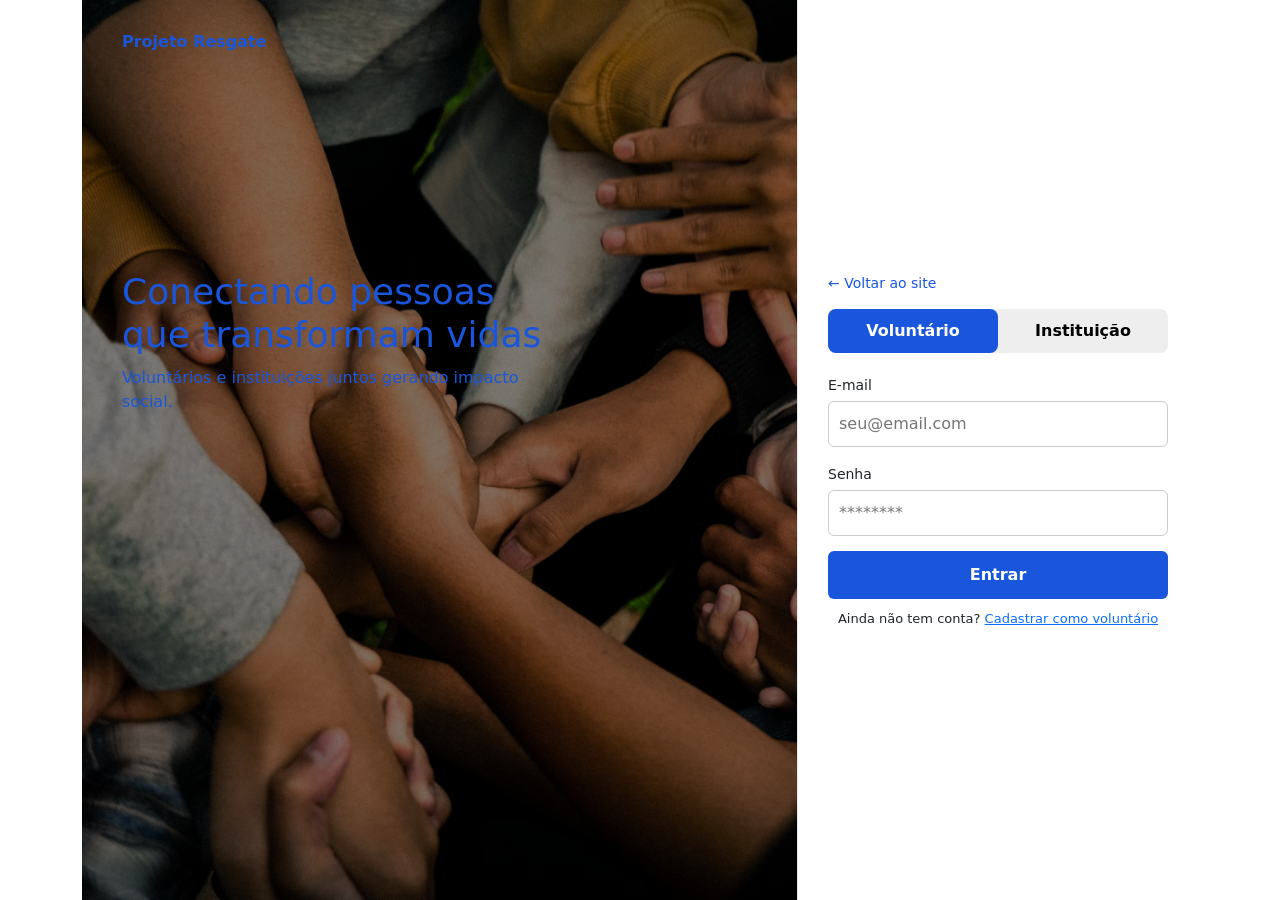
<file: src/Pages/analise-Candidatos.html>
<!DOCTYPE html>
<html lang="pt-BR">

<head>
    <meta charset="UTF-8">
    <meta name="viewport" content="width=device-width, initial-scale=1.0">
    <link rel="stylesheet" href="../Css/analise-Candidatos.css">
    <link rel="stylesheet" href="https://cdn.jsdelivr.net/npm/bootstrap-icons@1.11.1/font/bootstrap-icons.css">
    <title>Análise de Candidatos - Projeto Resgate</title>
    <link href="https://cdn.jsdelivr.net/npm/bootstrap@5.3.3/dist/css/bootstrap.min.css" rel="stylesheet" integrity="sha384-sRIl4kxILFvY47J16cr9ZwB07vP4J8+LH7qKQnuqkuIAvNWLzeN8tE5YBujZqJLB" crossorigin="anonymous">
</head>

<body>
    <div id="app" class="container-app">
        <!-- Barra Lateral -->
        <aside id="barra-lateral" class="barra-lateral">
            <div class="logo-barra-lateral">
                <i class="bi bi-heart-pulse-fill" style="color: #1A56DB; font-size: 1.5rem; margin-right: 8px;"></i> Projeto Resgate
            </div>
            <nav class="navegacao-barra-lateral">
                <ul id="menu-navegacao">
                    <li>
                        <a href="landing_page.html" id="link-inicio">
                            <i class="bi bi-house fs-5 me-2"></i>
                            Início
                        </a>
                    </li>
                    <li>
                        <a href="projetos.html" id="link-explorar">
                            <i class="bi bi-search fs-5 me-2"></i>
                            Explorar Projetos
                        </a>
                    </li>
                    <li class="ativo">
                        <a href="painel-Instituicao.html" id="link-painel-instituicao">
                            <i class="bi bi-person-badge fs-5 me-2"></i>
                            Painel da Instituição
                        </a>
                    </li>
                    <li>
                        <a href="painel-Instituicao.html#lista-projetos-vinculados" id="link-meus-projetos">
                            <i class="bi bi-check-circle fs-5 me-2"></i>
                            Meus Projetos
                        </a>
                    </li>
                    <li>
                        <a href="cadastro-projeto.html" id="link-criar-projeto">
                            <i class="bi bi-plus-circle fs-5 me-2"></i>
                            Criar Projeto
                        </a>
                    </li>
                </ul>
            </nav>
            <div class="rodape-barra-lateral">
                <a href="#" onclick="Auth.sair(); return false;" id="link-sair-conta" class="link-sair">
                    <i class="bi bi-box-arrow-right fs-5 me-2"></i>
                    Sair da Conta
                </a>
            </div>
        </aside>

        <!-- Conteudo Principal -->
        <div class="conteudo-principal">
            <!-- Barra Superior -->
            <header class="barra-superior">
                <div class="barra-busca">
                    <i class="bi bi-search fs-5 text-secondary"></i>
                    <input type="text" id="input-busca" placeholder="Buscar projetos, instituições ou voluntários...">
                </div>
                <div class="acoes-barra-superior">
                    <a href="cadastro-projeto.html" id="btn-novo-projeto-topo" class="btn-primario" style="text-decoration: none;">Novo Projeto</a>
                    <div id="perfil-usuario-topo" class="perfil-usuario">
                        <div class="info-usuario">
                            <span id="nome-usuario-logado" class="nome-usuario">JSON JS</span>
                            <span class="funcao-usuario">Instituição</span>
                        </div>
                        <div class="avatar-usuario">
                            <i class="bi bi-building fs-5"></i>
                        </div>
                    </div>
                </div>
            </header>

            <!-- Conteudo da Pagina -->
            <main id="conteudo-pagina" class="conteudo-pagina">
                <div class="cabecalho-pagina">
                    <div class="titulo-pagina">
                        <h1>Análise de Candidatos</h1>
                        <p>Gerencie os candidatos de seus projetos</p>
                    </div>
                    <div class="migalhas-pao">
                        <span>Início</span> / <span class="ativo">Painel da Instituição</span>
                    </div>
                </div>

                <div id="lista-candidatos-analise">
                    <!-- Candidatos serão renderizados aqui -->
                </div>

            </main>
        </div>
    </div>
    <script src="https://cdn.jsdelivr.net/npm/bootstrap@5.3.3/dist/js/bootstrap.bundle.min.js" integrity="sha384-YvpcrYf0tY3lHB60NNkmXc5s9fDVZLESaAA55NDzOxhy9GkcIdslK1eN7N6jIeHz" crossorigin="anonymous"></script>
    <script src="../Js/database.js"></script>
    <script src="../Js/auth.js"></script>
    
    <script>
        const sessao = Auth.protegerRota();
        if (sessao && sessao.tipo !== 'ong') {
            window.location.href = "painel-Voluntario.html";
        }
        
        if (sessao) {
            document.getElementById('nome-usuario-logado').textContent = sessao.nome;
            
            const container = document.getElementById('lista-candidatos-analise');
            const projetosDaOng = Database.obterProjetosPorOng(sessao.id);
            const idsProjetos = projetosDaOng.map(p => p.id);
            
            const todasCandidaturas = Database.obterCandidaturas();
            const candidaturasParaOng = todasCandidaturas.filter(c => idsProjetos.includes(c.id_projeto) && (!c.status || c.status === 'Pendente'));
            
            if (candidaturasParaOng.length === 0) {
                container.innerHTML = '<p style="padding:20px; color:#6b7280; text-align:center;">Não há candidaturas pendentes no momento.</p>';
            } else {
                let html = '';
                candidaturasParaOng.forEach(cand => {
                    const projeto = projetosDaOng.find(p => p.id === cand.id_projeto);
                    const volObj = Database.obterVoluntarios().find(v => v.id === cand.id_voluntario);
                    const nomeVol = volObj ? volObj.nome : 'Voluntário Desconhecido';
                    const emailVol = volObj ? volObj.email : '';
                    
                    html += `
                    <div class="info-projeto-analise" style="margin-top: 30px;">
                        <div class="icone-projeto-analise">
                            <i class="bi bi-heart-fill" style="color: #1A56DB; font-size: 1.5rem;"></i>
                        </div>
                        <h2>Projeto: ${projeto ? projeto.titulo : 'Desconhecido'}</h2>
                    </div>

                    <div class="cartao-candidato" id="candidatura-${cand.id}">
                        <div class="secao-candidato">
                            <div class="acoes-candidato">
                                <button class="btn-aprovar" onclick="atualizarStatus(${cand.id}, 'Aprovado')">
                                    <i class="bi bi-check-circle me-1"></i> Aprovar Candidato
                                </button>
                                <button class="btn-recusar" onclick="atualizarStatus(${cand.id}, 'Recusado')">
                                    <i class="bi bi-x-circle me-1"></i> Recusar Candidato
                                </button>
                            </div>

                            <div class="conteudo-dados">
                                <div class="dados-cadastrais-grid">
                                    <h3 class="titulo-secao-interna" style="grid-column: 1 / -1; margin-bottom: 0;">Dados Cadastrais</h3>
                                    <div class="grupo-dado">
                                        <label>Nome completo</label>
                                        <input type="text" value="${nomeVol}" readonly>
                                    </div>
                                    <div class="grupo-dado">
                                        <label>E-mail</label>
                                        <input type="email" value="${emailVol}" readonly>
                                    </div>
                                </div>
                            </div>
                        </div>
                    </div>`;
                });
                container.innerHTML = html;
            }
        }
        
        function atualizarStatus(idCandidatura, status) {
            Database.atualizarStatusCandidatura(idCandidatura, status);
            const el = document.getElementById('candidatura-' + idCandidatura);
            if(el) {
                el.innerHTML = '<p style="padding:20px; color:#047857;">Status atualizado para: ' + status + '</p>';
            }
        }
    </script>
</body>

</html>
</file>
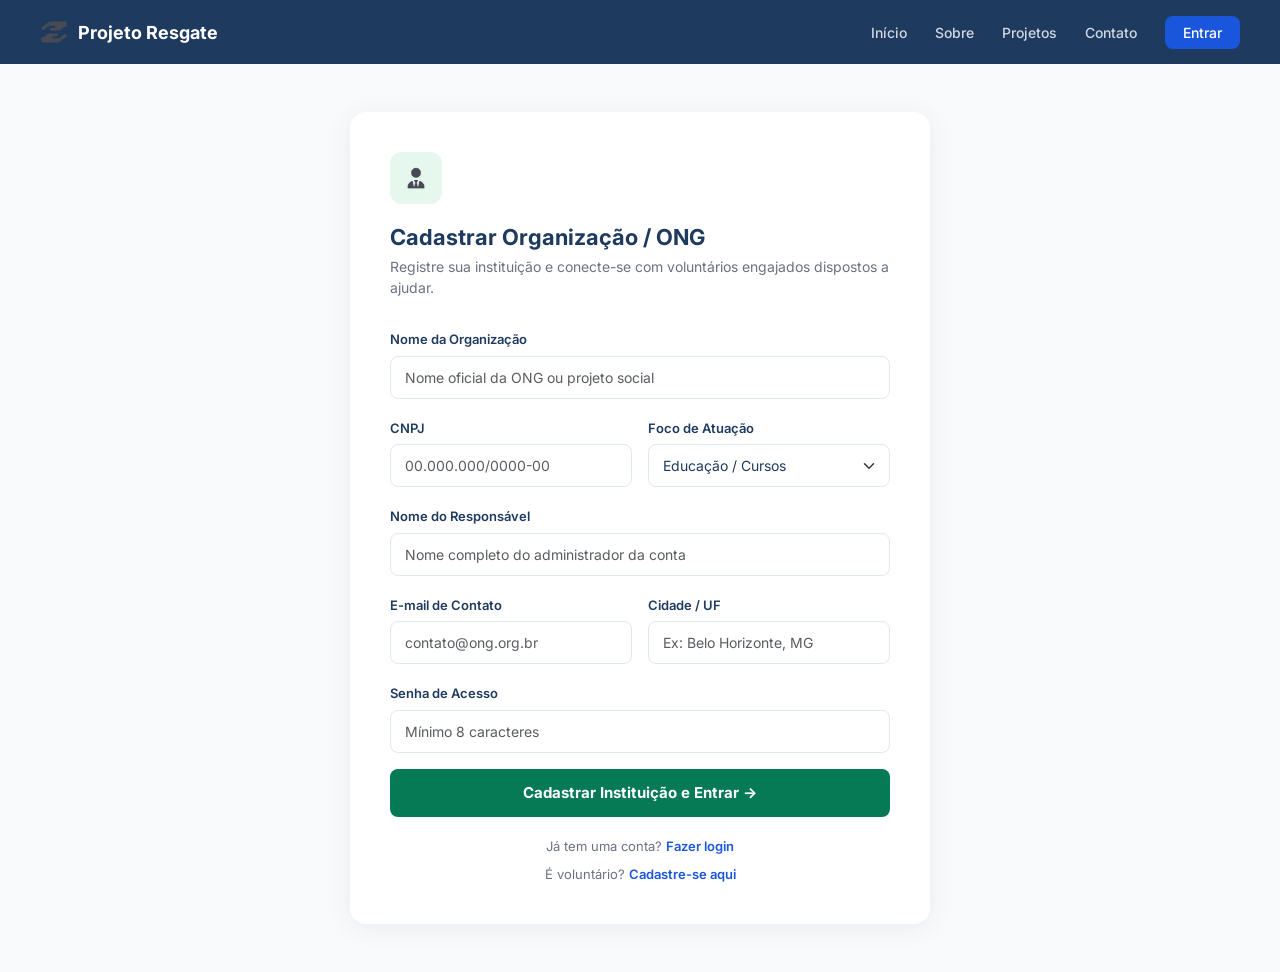
<file: src/Pages/cadastro-ong.html>
<!DOCTYPE html>
<html lang="pt-BR">

<head>
    <meta charset="UTF-8">
    <meta name="viewport" content="width=device-width, initial-scale=1.0">
    <title>Cadastrar Organização - Projeto Resgate</title>
    <link href="https://cdn.jsdelivr.net/npm/bootstrap@5.3.3/dist/css/bootstrap.min.css" rel="stylesheet" integrity="sha384-QWTKZyjpPEjISv5WaRU9OFeRpok6YctnYmDr5pNlyT2bRjXh0JMhjY6hW+ALEwIH" crossorigin="anonymous">
    <link rel="preconnect" href="https://fonts.googleapis.com">
    <link href="https://fonts.googleapis.com/css2?family=Inter:wght@400;500;600;700&display=swap" rel="stylesheet">
    <style>
        *, *::before, *::after { margin: 0; padding: 0; box-sizing: border-box; }

        body {
            font-family: 'Inter', Arial, sans-serif;
            background-color: #F9FAFB;
            color: #1E3A5F;
            min-height: 100vh;
            display: flex;
            flex-direction: column;
        }

        /* ── Header de Navegação Público ── */
        .header-publico {
            background-color: #1E3A5F;
            padding: 0 40px;
            height: 64px;
            display: flex;
            align-items: center;
            justify-content: space-between;
            position: sticky;
            top: 0;
            z-index: 100;
        }

        .header-publico .logo-area {
            display: flex;
            align-items: center;
            gap: 10px;
            text-decoration: none;
        }

        .header-publico .logo-area img {
            width: 28px;
            height: 28px;
            object-fit: contain;
        }

        .header-publico .logo-area span {
            color: white;
            font-weight: 700;
            font-size: 18px;
        }

        .header-publico nav a {
            color: rgba(255, 255, 255, 0.8);
            text-decoration: none;
            font-size: 14px;
            font-weight: 500;
            margin-left: 24px;
            transition: color 0.2s;
        }

        .header-publico nav a:hover { color: white; }

        .header-publico nav a.btn-entrar {
            background-color: #1A56DB;
            color: white;
            padding: 8px 18px;
            border-radius: 8px;
        }

        .header-publico nav a.btn-entrar:hover { background-color: #1245b5; }

        /* ── Conteúdo ── */
        .pagina-conteudo {
            flex: 1;
            display: flex;
            align-items: center;
            justify-content: center;
            padding: 48px 20px;
        }

        .card-formulario {
            background: white;
            border-radius: 16px;
            box-shadow: 0 4px 24px rgba(30, 58, 95, 0.08);
            width: 100%;
            max-width: 580px;
            padding: 40px;
        }

        .icone-topo {
            width: 52px;
            height: 52px;
            background-color: #e6f7ed;
            border-radius: 12px;
            display: flex;
            align-items: center;
            justify-content: center;
            margin-bottom: 20px;
        }

        .icone-topo img {
            width: 26px;
            height: 26px;
            object-fit: contain;
        }

        h1.titulo-form {
            font-size: 22px;
            font-weight: 700;
            color: #1E3A5F;
            margin-bottom: 6px;
        }

        .subtitulo-form {
            font-size: 14px;
            color: #6B7280;
            margin-bottom: 28px;
        }

        .form-label {
            font-size: 13px;
            font-weight: 600;
            color: #1E3A5F;
            margin-bottom: 6px;
        }

        .form-control, .form-select {
            border: 1px solid #e2e8f0;
            border-radius: 8px;
            padding: 10px 14px;
            font-size: 14px;
            color: #1E3A5F;
            transition: border-color 0.2s, box-shadow 0.2s;
        }

        .form-control:focus, .form-select:focus {
            border-color: #057A55;
            box-shadow: 0 0 0 3px rgba(5, 122, 85, 0.12);
            outline: none;
        }

        .btn-cadastrar {
            width: 100%;
            padding: 13px;
            background-color: #057A55;
            color: white;
            border: none;
            border-radius: 8px;
            font-weight: 700;
            font-size: 15px;
            cursor: pointer;
            transition: background-color 0.2s, transform 0.1s;
            margin-top: 8px;
        }

        .btn-cadastrar:hover {
            background-color: #046644;
            transform: translateY(-1px);
        }

        .rodape-form {
            text-align: center;
            margin-top: 20px;
            font-size: 13px;
            color: #6B7280;
        }

        .rodape-form a {
            color: #057A55;
            font-weight: 600;
            text-decoration: none;
        }

        .rodape-form a:hover { text-decoration: underline; }

        .badge-mock {
            display: inline-block;
            background-color: #fef3c7;
            color: #92400e;
            font-size: 11px;
            font-weight: 600;
            padding: 3px 10px;
            border-radius: 20px;
            border: 1px solid #fde68a;
            margin-bottom: 16px;
        }
    </style>
</head>

<body>

    <!-- Header de Navegação Público -->
    <header class="header-publico">
        <a href="landing_page.html" class="logo-area">
            <img src="/src/assets/hand-holding-hand-solid.png" alt="Logo">
            <span>Projeto Resgate</span>
        </a>
        <nav>
            <a href="landing_page.html">Início</a>
            <a href="sobre.html">Sobre</a>
            <a href="projetos.html">Projetos</a>
            <a href="contato.html">Contato</a>
            <a href="cadastro.html" class="btn-entrar">Entrar</a>
        </nav>
    </header>

    <!-- Formulário de Cadastro -->
    <div class="pagina-conteudo">
        <div class="card-formulario">
            <div class="icone-topo">
                <img src="/src/assets/user-tie-solid.png" alt="Organização">
            </div>



            <h1 class="titulo-form">Cadastrar Organização / ONG</h1>
            <p class="subtitulo-form">Registre sua instituição e conecte-se com voluntários engajados dispostos a ajudar.</p>

            <form id="form-cadastro-ong">
                <div class="row g-3">
                    <div class="col-12">
                        <label for="nome-ong" class="form-label">Nome da Organização</label>
                        <input id="nome-ong" name="nome-ong" type="text" class="form-control" placeholder="Nome oficial da ONG ou projeto social" required>
                    </div>

                    <div class="col-md-6">
                        <label for="cnpj" class="form-label">CNPJ</label>
                        <input id="cnpj" name="cnpj" type="text" class="form-control" placeholder="00.000.000/0000-00" required>
                    </div>

                    <div class="col-md-6">
                        <label for="causa-ong" class="form-label">Foco de Atuação</label>
                        <select id="causa-ong" name="causa-ong" class="form-select">
                            <option value="educacao">Educação / Cursos</option>
                            <option value="sustentabilidade">Sustentabilidade</option>
                            <option value="inclusao">Inclusão Social</option>
                            <option value="fome">Combate à Fome</option>
                            <option value="saude">Saúde e Bem-estar</option>
                            <option value="geral">Geral / Multiação</option>
                        </select>
                    </div>

                    <div class="col-12">
                        <label for="responsavel" class="form-label">Nome do Responsável</label>
                        <input id="responsavel" name="responsavel" type="text" class="form-control" placeholder="Nome completo do administrador da conta" required>
                    </div>

                    <div class="col-md-6">
                        <label for="email" class="form-label">E-mail de Contato</label>
                        <input id="email" name="email" type="email" class="form-control" placeholder="contato@ong.org.br" required>
                    </div>

                    <div class="col-md-6">
                        <label for="localizacao" class="form-label">Cidade / UF</label>
                        <input id="localizacao" name="localizacao" type="text" class="form-control" placeholder="Ex: Belo Horizonte, MG" required>
                    </div>

                    <div class="col-12">
                        <label for="senha" class="form-label">Senha de Acesso</label>
                        <input id="senha" name="senha" type="password" class="form-control" placeholder="Mínimo 8 caracteres" required>
                    </div>

                    <div class="col-12 mt-2">
                        <button type="submit" class="btn-cadastrar">Cadastrar Instituição e Entrar →</button>
                    </div>
                </div>
            </form>

            <div class="rodape-form">
                Já tem uma conta? <a href="cadastro.html" style="color: #1A56DB;">Fazer login</a>
            </div>
            <div class="rodape-form mt-2">
                É voluntário? <a href="cadastro-voluntario.html" style="color: #1A56DB;">Cadastre-se aqui</a>
            </div>
        </div>
    </div>

    <script src="https://cdn.jsdelivr.net/npm/bootstrap@5.3.3/dist/js/bootstrap.bundle.min.js" integrity="sha384-YvpcrYf0tY3lHB60NNkmXc5s9fDVZLESaAA55NDzOxhy9GkcIdslK1eN7N6jIeHz" crossorigin="anonymous"></script>
    <script src="../Js/database.js"></script>
    <script src="../Js/auth.js"></script>
    <script>
        document.getElementById('form-cadastro-ong').addEventListener('submit', function(e) {
            e.preventDefault();
            
            const nome = document.getElementById('nome-ong').value.trim();
            const cnpj = document.getElementById('cnpj').value.trim();
            const causa = document.getElementById('causa-ong').value.trim();
            const responsavel = document.getElementById('responsavel').value.trim();
            const email = document.getElementById('email').value.trim();
            const localizacao = document.getElementById('localizacao').value.trim();
            const senha = document.getElementById('senha').value.trim();
            
            if (!nome || !cnpj || !responsavel || !email || !localizacao || !senha) {
                alert('Por favor, preencha todos os campos obrigatórios.');
                return;
            }
            
            if (Database.obterOngPorEmailOuCnpj(email) || Database.obterOngPorEmailOuCnpj(cnpj)) {
                alert('Este E-mail ou CNPJ já está cadastrado em outra Instituição. Tente fazer login.');
                return;
            }
            
            const ong = {
                nome: nome,
                cnpj: cnpj,
                causa: causa,
                responsavel: responsavel,
                email: email,
                localizacao: localizacao,
                senha: senha
            };
            
            const salva = Database.salvarOng(ong);
            alert('Instituição cadastrada com sucesso!');
            Auth.iniciarSessao('ong', salva);
            window.location.href = "painel-Instituicao.html";
        });
    </script>
</body>

</html>
</file>
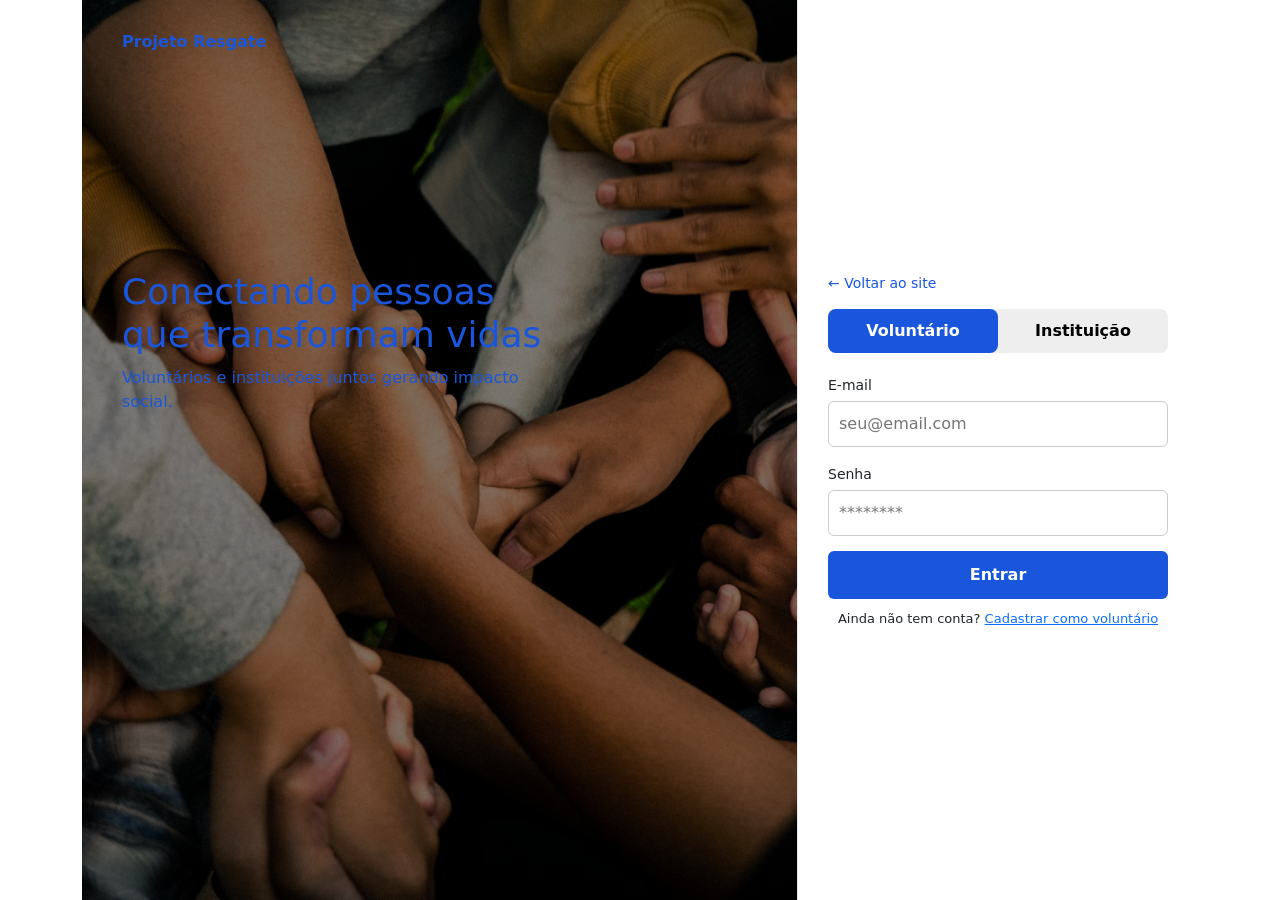
<file: src/Pages/cadastro-projeto.html>
<!DOCTYPE html>
<html lang="pt-BR">

<head>
    <meta charset="UTF-8">
    <meta name="viewport" content="width=device-width, initial-scale=1.0">
    <title>Criar Novo Projeto - Projeto Resgate</title>
    <link href="https://cdn.jsdelivr.net/npm/bootstrap@5.3.3/dist/css/bootstrap.min.css" rel="stylesheet" integrity="sha384-QWTKZyjpPEjISv5WaRU9OFeRpok6YctnYmDr5pNlyT2bRjXh0JMhjY6hW+ALEwIH" crossorigin="anonymous">
    <link rel="stylesheet" href="https://cdn.jsdelivr.net/npm/bootstrap-icons@1.11.1/font/bootstrap-icons.css">
    <link rel="preconnect" href="https://fonts.googleapis.com">
    <link href="https://fonts.googleapis.com/css2?family=Inter:wght@400;500;600;700&display=swap" rel="stylesheet">
    <link rel="stylesheet" href="../Css/painel-Instituicao.css">
    <style>
        :root {
            --cor-primaria: #1A56DB;
            --cor-primaria-clara: #e6f0ff;
            --texto-escuro: #1E3A5F;
            --texto-cinza: #6B7280;
            --cor-fundo: #F9FAFB;
            --fundo-cartao: #ffffff;
            --cor-borda: #e2e8f0;
        }

        .titulo-pagina h1 {
            font-size: 22px !important;
            font-weight: 700 !important;
            color: var(--texto-escuro) !important;
        }

        .titulo-pagina p {
            color: var(--texto-cinza) !important;
        }

        .controle-formulario, .form-control, .form-select {
            border: 1px solid var(--cor-borda) !important;
            border-radius: 8px !important;
            padding: 11px 14px !important;
            font-size: 14px !important;
            color: var(--texto-escuro) !important;
            transition: border-color 0.2s, box-shadow 0.2s !important;
        }

        .controle-formulario:focus, .form-control:focus, .form-select:focus {
            border-color: var(--cor-primaria) !important;
            box-shadow: 0 0 0 3px rgba(26, 86, 219, 0.12) !important;
            outline: none !important;
        }

        .form-label {
            font-size: 13px !important;
            font-weight: 600 !important;
            color: var(--texto-escuro) !important;
            margin-bottom: 6px !important;
        }

        .badge-mock {
            display: inline-block;
            background-color: #fef3c7;
            color: #92400e;
            font-size: 11px;
            font-weight: 600;
            padding: 3px 10px;
            border-radius: 20px;
            border: 1px solid #fde68a;
            margin-bottom: 20px;
        }

        .btn-publicar {
            background-color: var(--cor-primaria);
            color: white;
            border: none;
            padding: 12px 28px;
            border-radius: 8px;
            font-weight: 700;
            font-size: 14px;
            cursor: pointer;
            transition: background-color 0.2s;
        }

        .btn-publicar:hover { background-color: #1245b5; }

        .btn-cancelar {
            background-color: white;
            color: var(--texto-escuro);
            border: 1px solid var(--cor-borda);
            padding: 12px 28px;
            border-radius: 8px;
            font-weight: 500;
            font-size: 14px;
            cursor: pointer;
            text-decoration: none;
            display: inline-block;
            transition: background-color 0.2s;
        }

        .btn-cancelar:hover { background-color: var(--cor-fundo); }
    </style>
</head>

<body>
    <div id="app" class="container-app">

        <!-- Barra Lateral -->
        <aside id="barra-lateral" class="barra-lateral">
            <div class="logo-barra-lateral">
                <i class="bi bi-heart-pulse-fill" style="font-size: 1.5rem; color: #1A56DB; margin-right: 8px;"></i> Projeto Resgate
            </div>
            <nav class="navegacao-barra-lateral">
                <ul id="menu-navegacao">
                    <li>
                        <a href="landing_page.html" id="link-inicio">
                            <i class="bi bi-house fs-5 me-2"></i>
                            Início
                        </a>
                    </li>
                    <li>
                        <a href="projetos.html" id="link-explorar">
                            <i class="bi bi-search fs-5 me-2"></i>
                            Explorar Projetos
                        </a>
                    </li>
                    <li>
                        <a href="painel-Instituicao.html" id="link-painel-instituicao">
                            <i class="bi bi-person-badge fs-5 me-2"></i>
                            Painel da Instituição
                        </a>
                    </li>
                    <li>
                        <a href="painel-Instituicao.html#lista-projetos-vinculados" id="link-meus-projetos">
                            <i class="bi bi-check-circle fs-5 me-2"></i>
                            Meus Projetos
                        </a>
                    </li>
                    <li class="ativo">
                        <a href="cadastro-projeto.html" id="link-criar-projeto">
                            <i class="bi bi-plus-circle fs-5 me-2"></i>
                            Criar Projeto
                        </a>
                    </li>
                </ul>
            </nav>
            <div class="rodape-barra-lateral">
                <a href="cadastro.html" id="link-sair-conta" class="link-sair">
                    <i class="bi bi-box-arrow-right fs-5 me-2"></i>
                    Sair da Conta
                </a>
            </div>
        </aside>

        <!-- Conteúdo Principal -->
        <div class="conteudo-principal">
            <!-- Barra Superior -->
            <header class="barra-superior">
                <div class="barra-busca">
                    <i class="bi bi-search fs-5 text-secondary"></i>
                    <input type="text" id="input-busca" placeholder="Buscar no painel...">
                </div>
                <div class="acoes-barra-superior">
                    <div id="perfil-usuario-topo" class="perfil-usuario">
                        <div class="info-usuario">
                            <span id="nome-usuario-logado" class="nome-usuario">Minha ONG</span>
                            <span class="funcao-usuario">Instituição</span>
                        </div>
                        <div class="avatar-usuario">
                            <i class="bi bi-building fs-5"></i>
                        </div>
                    </div>
                </div>
            </header>

            <!-- Conteúdo da Página -->
            <main id="conteudo-pagina" class="conteudo-pagina">

                <!-- Migalhas de Pão -->
                <div class="migalhas-pao mb-4">
                    <a href="painel-Instituicao.html" class="text-decoration-none" style="color: #6B7280;">Painel da Instituição</a>
                    / <span style="color: #1A56DB; font-weight: 500;">Criar Projeto</span>
                </div>

                <!-- Cabeçalho da Página -->
                <div class="cabecalho-pagina mb-4">
                    <div class="titulo-pagina">
                        <h1>Cadastrar Novo Projeto Social</h1>
                        <p>Divulgue uma nova oportunidade e encontre voluntários ideais para sua causa</p>
                    </div>
                </div>

                <!-- Badge de mock -->
                <span class="badge-mock">Demonstração — dados não são salvos</span>

                <!-- Formulário -->
                <div class="cartao-formulario p-4 mt-1">
                    <form id="form-cadastro-projeto">

                        <div class="linha-formulario row g-3 mb-3">
                            <div class="col-md-7">
                                <label for="input-titulo" class="form-label">Título do Projeto</label>
                                <input type="text" id="input-titulo" class="form-control controle-formulario"
                                       placeholder="Ex: Alfabetização para Jovens e Adultos" required>
                            </div>
                            <div class="col-md-5">
                                <label for="input-causa" class="form-label">Causa / Área de Atuação</label>
                                <select id="input-causa" class="form-select controle-formulario" required>
                                    <option value="sustentabilidade">Sustentabilidade</option>
                                    <option value="alfabetizacao">Alfabetização</option>
                                    <option value="inclusao">Inclusão Social</option>
                                    <option value="fome">Combate à Fome</option>
                                    <option value="educacao">Educação</option>
                                    <option value="saude">Saúde e Bem-estar</option>
                                </select>
                            </div>
                        </div>

                        <div class="mb-3">
                            <label for="input-descricao" class="form-label">Descrição Completa do Projeto</label>
                            <textarea id="input-descricao" class="form-control controle-formulario" rows="4"
                                      placeholder="Descreva os objetivos, o público-alvo e o que o voluntário fará no dia a dia..." required></textarea>
                        </div>

                        <div class="row g-3 mb-3">
                            <div class="col-md-6">
                                <label for="input-perfil" class="form-label">Habilidades / Perfil do Voluntário</label>
                                <input type="text" id="input-perfil" class="form-control controle-formulario"
                                       placeholder="Ex: Comunicação, Paciência, Ensino" required>
                            </div>
                            <div class="col-md-6">
                                <label for="input-local" class="form-label">Localização</label>
                                <input type="text" id="input-local" class="form-control controle-formulario"
                                       placeholder="Ex: São Paulo, SP (Presencial) ou Remoto" required>
                            </div>
                        </div>

                        <div class="row g-3 mb-4">
                            <div class="col-md-4">
                                <label for="input-vagas" class="form-label">Vagas Disponíveis</label>
                                <input type="number" id="input-vagas" class="form-control controle-formulario"
                                       min="1" placeholder="Ex: 5" required>
                            </div>
                            <div class="col-md-4">
                                <label for="input-email" class="form-label">E-mail de Contato</label>
                                <input type="email" id="input-email" class="form-control controle-formulario"
                                       placeholder="contato@ong.org.br" required>
                            </div>
                            <div class="col-md-4">
                                <label for="input-telefone" class="form-label">Telefone de Contato</label>
                                <input type="text" id="input-telefone" class="form-control controle-formulario"
                                       placeholder="(31) 99999-9999">
                            </div>
                        </div>

                        <!-- Ações -->
                        <div class="d-flex justify-content-end gap-3 pt-3" style="border-top: 1px solid #e2e8f0;">
                            <a href="painel-Instituicao.html" class="btn-cancelar">Cancelar</a>
                            <button type="submit" class="btn-publicar">Publicar Projeto Social →</button>
                        </div>
                    </form>
                </div>

            </main>
        </div>
    </div>

    <script src="https://cdn.jsdelivr.net/npm/bootstrap@5.3.3/dist/js/bootstrap.bundle.min.js" integrity="sha384-YvpcrYf0tY3lHB60NNkmXc5s9fDVZLESaAA55NDzOxhy9GkcIdslK1eN7N6jIeHz" crossorigin="anonymous"></script>
    <script src="../Js/database.js"></script>
    <script src="../Js/auth.js"></script>
    
    <script>
        const sessao = Auth.protegerRota();
        if (sessao && sessao.tipo !== 'ong') {
            window.location.href = "painel-Voluntario.html";
        }
        
        if (sessao) {
            document.getElementById('nome-usuario-logado').textContent = sessao.nome;
        }

        // Detectar modo de edição
        const params = new URLSearchParams(window.location.search);
        const editId = params.get('edit');
        let projetoEditando = null;

        if (editId) {
            projetoEditando = Database.obterProjetoPorId(editId);
            
            if (projetoEditando) {
                // Mudar textos da página para modo edição
                document.querySelector('.titulo-pagina h1').textContent = 'Editar Projeto Social';
                document.querySelector('.titulo-pagina p').textContent = 'Atualize as informações do seu projeto';
                document.querySelector('.migalhas-pao span:last-child').textContent = 'Editar Projeto';
                document.querySelector('.btn-publicar').textContent = 'Salvar Alterações →';
                document.querySelector('.badge-mock').style.display = 'none';
                document.title = 'Editar Projeto - Projeto Resgate';
                
                // Preencher formulário com dados do projeto
                document.getElementById('input-titulo').value = projetoEditando.titulo || '';
                document.getElementById('input-causa').value = projetoEditando.causa || '';
                document.getElementById('input-descricao').value = projetoEditando.descricao || '';
                document.getElementById('input-perfil').value = projetoEditando.perfil || '';
                document.getElementById('input-local').value = projetoEditando.localizacao || '';
                document.getElementById('input-vagas').value = projetoEditando.vagas || '';
                document.getElementById('input-email').value = projetoEditando.email || '';
                document.getElementById('input-telefone').value = projetoEditando.telefone || '';
            }
        }

        document.getElementById('form-cadastro-projeto').addEventListener('submit', function(e) {
            e.preventDefault();
            
            const titulo = document.getElementById('input-titulo').value.trim();
            const causa = document.getElementById('input-causa').value.trim();
            const descricao = document.getElementById('input-descricao').value.trim();
            const perfil = document.getElementById('input-perfil').value.trim();
            const local = document.getElementById('input-local').value.trim();
            const vagas = document.getElementById('input-vagas').value.trim();
            const email = document.getElementById('input-email').value.trim();
            
            if (!titulo || !causa || !descricao || !perfil || !local || !vagas || !email) {
                alert('Por favor, preencha todos os campos obrigatórios do projeto.');
                return;
            }
            
            const projeto = {
                id_ong: sessao.id,
                titulo: titulo,
                causa: causa,
                descricao: descricao,
                perfil: perfil,
                localizacao: local,
                vagas: vagas || 1,
                email: email,
                telefone: document.getElementById('input-telefone').value.trim()
            };
            
            // Se estiver editando, manter o ID e dataCriacao originais
            if (projetoEditando) {
                projeto.id = projetoEditando.id;
                projeto.dataCriacao = projetoEditando.dataCriacao;
                projeto.status = projetoEditando.status;
                Database.salvarProjeto(projeto);
                alert('Projeto atualizado com sucesso!');
            } else {
                Database.salvarProjeto(projeto);
                alert('Projeto cadastrado com sucesso!');
            }
            
            window.location.href = "painel-Instituicao.html";
        });
    </script>
</body>

</html>
</file>
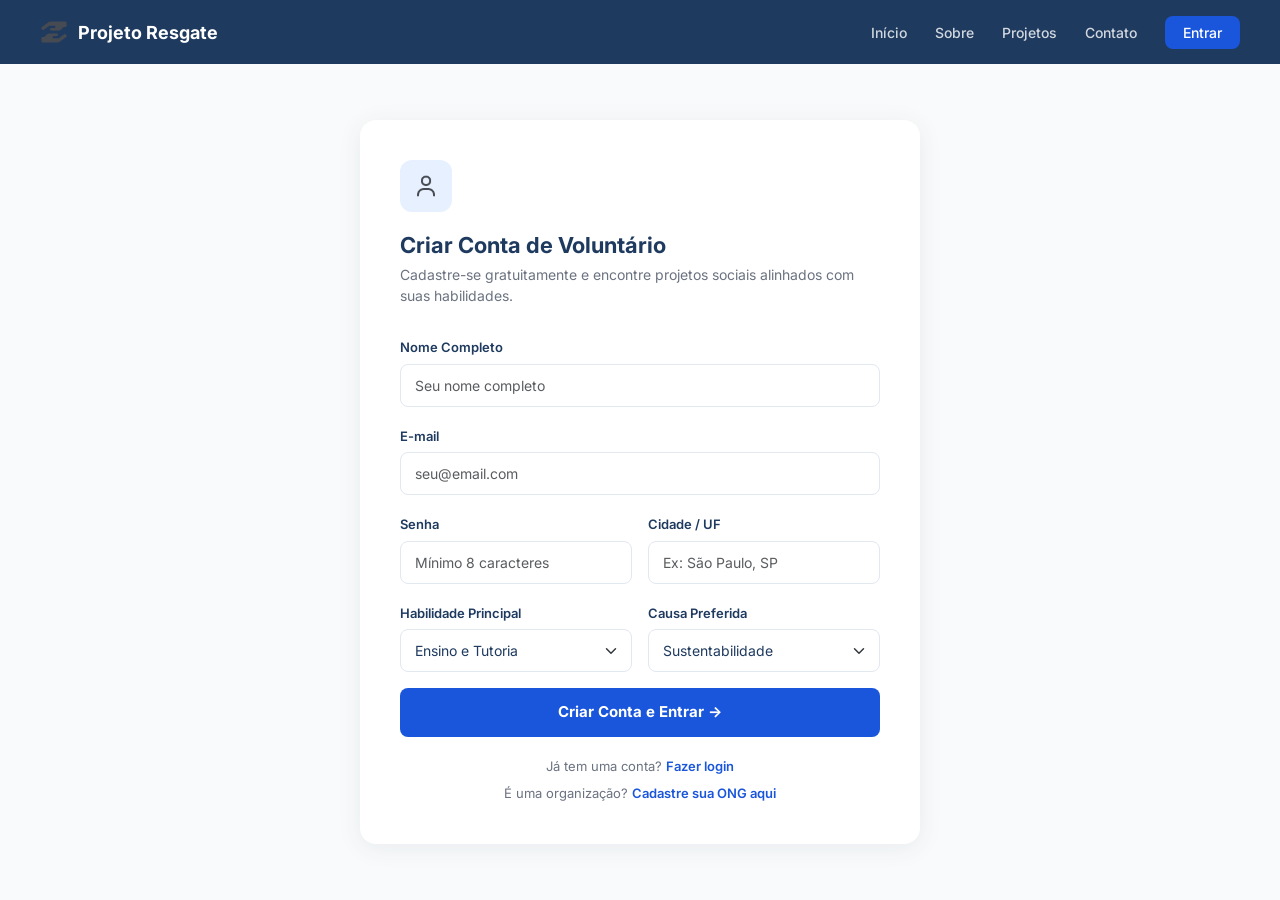
<file: src/Pages/cadastro-voluntario.html>
<!DOCTYPE html>
<html lang="pt-BR">

<head>
    <meta charset="UTF-8">
    <meta name="viewport" content="width=device-width, initial-scale=1.0">
    <title>Cadastro de Voluntário - Projeto Resgate</title>
    <link href="https://cdn.jsdelivr.net/npm/bootstrap@5.3.3/dist/css/bootstrap.min.css" rel="stylesheet" integrity="sha384-QWTKZyjpPEjISv5WaRU9OFeRpok6YctnYmDr5pNlyT2bRjXh0JMhjY6hW+ALEwIH" crossorigin="anonymous">
    <link rel="preconnect" href="https://fonts.googleapis.com">
    <link href="https://fonts.googleapis.com/css2?family=Inter:wght@400;500;600;700&display=swap" rel="stylesheet">
    <style>
        *, *::before, *::after { margin: 0; padding: 0; box-sizing: border-box; }

        body {
            font-family: 'Inter', Arial, sans-serif;
            background-color: #F9FAFB;
            color: #1E3A5F;
            min-height: 100vh;
            display: flex;
            flex-direction: column;
        }

        /* ── Header de Navegação Público ── */
        .header-publico {
            background-color: #1E3A5F;
            padding: 0 40px;
            height: 64px;
            display: flex;
            align-items: center;
            justify-content: space-between;
            position: sticky;
            top: 0;
            z-index: 100;
        }

        .header-publico .logo-area {
            display: flex;
            align-items: center;
            gap: 10px;
            text-decoration: none;
        }

        .header-publico .logo-area img {
            width: 28px;
            height: 28px;
            object-fit: contain;
        }

        .header-publico .logo-area span {
            color: white;
            font-weight: 700;
            font-size: 18px;
        }

        .header-publico nav a {
            color: rgba(255, 255, 255, 0.8);
            text-decoration: none;
            font-size: 14px;
            font-weight: 500;
            margin-left: 24px;
            transition: color 0.2s;
        }

        .header-publico nav a:hover {
            color: white;
        }

        .header-publico nav a.btn-entrar {
            background-color: #1A56DB;
            color: white;
            padding: 8px 18px;
            border-radius: 8px;
            margin-left: 24px;
        }

        .header-publico nav a.btn-entrar:hover {
            background-color: #1245b5;
        }

        /* ── Conteúdo principal ── */
        .pagina-conteudo {
            flex: 1;
            display: flex;
            align-items: center;
            justify-content: center;
            padding: 48px 20px;
        }

        .card-formulario {
            background: white;
            border-radius: 16px;
            box-shadow: 0 4px 24px rgba(30, 58, 95, 0.08);
            width: 100%;
            max-width: 560px;
            padding: 40px;
        }

        .icone-topo {
            width: 52px;
            height: 52px;
            background-color: #e6f0ff;
            border-radius: 12px;
            display: flex;
            align-items: center;
            justify-content: center;
            margin-bottom: 20px;
        }

        .icone-topo img {
            width: 26px;
            height: 26px;
            object-fit: contain;
        }

        h1.titulo-form {
            font-size: 22px;
            font-weight: 700;
            color: #1E3A5F;
            margin-bottom: 6px;
        }

        .subtitulo-form {
            font-size: 14px;
            color: #6B7280;
            margin-bottom: 28px;
        }

        .form-label {
            font-size: 13px;
            font-weight: 600;
            color: #1E3A5F;
            margin-bottom: 6px;
        }

        .form-control, .form-select {
            border: 1px solid #e2e8f0;
            border-radius: 8px;
            padding: 10px 14px;
            font-size: 14px;
            color: #1E3A5F;
            transition: border-color 0.2s, box-shadow 0.2s;
        }

        .form-control:focus, .form-select:focus {
            border-color: #1A56DB;
            box-shadow: 0 0 0 3px rgba(26, 86, 219, 0.12);
            outline: none;
        }

        .btn-cadastrar {
            width: 100%;
            padding: 13px;
            background-color: #1A56DB;
            color: white;
            border: none;
            border-radius: 8px;
            font-weight: 700;
            font-size: 15px;
            cursor: pointer;
            transition: background-color 0.2s, transform 0.1s;
            margin-top: 8px;
        }

        .btn-cadastrar:hover {
            background-color: #1245b5;
            transform: translateY(-1px);
        }

        .rodape-form {
            text-align: center;
            margin-top: 20px;
            font-size: 13px;
            color: #6B7280;
        }

        .rodape-form a {
            color: #1A56DB;
            font-weight: 600;
            text-decoration: none;
        }

        .rodape-form a:hover { text-decoration: underline; }

        .badge-mock {
            display: inline-block;
            background-color: #fef3c7;
            color: #92400e;
            font-size: 11px;
            font-weight: 600;
            padding: 3px 10px;
            border-radius: 20px;
            border: 1px solid #fde68a;
            margin-bottom: 16px;
        }
    </style>
</head>

<body>

    <!-- Header de Navegação Público -->
    <header class="header-publico">
        <a href="landing_page.html" class="logo-area">
            <img src="/src/assets/hand-holding-hand-solid.png" alt="Logo">
            <span>Projeto Resgate</span>
        </a>
        <nav>
            <a href="landing_page.html">Início</a>
            <a href="sobre.html">Sobre</a>
            <a href="projetos.html">Projetos</a>
            <a href="contato.html">Contato</a>
            <a href="cadastro.html" class="btn-entrar">Entrar</a>
        </nav>
    </header>

    <!-- Formulário de Cadastro -->
    <div class="pagina-conteudo">
        <div class="card-formulario">
            <div class="icone-topo">
                <img src="/src/assets/user-regular.png" alt="Voluntário">
            </div>



            <h1 class="titulo-form">Criar Conta de Voluntário</h1>
            <p class="subtitulo-form">Cadastre-se gratuitamente e encontre projetos sociais alinhados com suas habilidades.</p>

            <form id="form-cadastro-voluntario">
                <div class="row g-3">
                    <div class="col-12">
                        <label for="nome" class="form-label">Nome Completo</label>
                        <input id="nome" name="nome" type="text" class="form-control" placeholder="Seu nome completo" required>
                    </div>

                    <div class="col-12">
                        <label for="email" class="form-label">E-mail</label>
                        <input id="email" name="email" type="email" class="form-control" placeholder="seu@email.com" required>
                    </div>

                    <div class="col-md-6">
                        <label for="senha" class="form-label">Senha</label>
                        <input id="senha" name="senha" type="password" class="form-control" placeholder="Mínimo 8 caracteres" required>
                    </div>

                    <div class="col-md-6">
                        <label for="cidade" class="form-label">Cidade / UF</label>
                        <input id="cidade" name="cidade" type="text" class="form-control" placeholder="Ex: São Paulo, SP" required>
                    </div>

                    <div class="col-md-6">
                        <label for="habilidade" class="form-label">Habilidade Principal</label>
                        <select id="habilidade" name="habilidade" class="form-select">
                            <option value="ensino">Ensino e Tutoria</option>
                            <option value="comunicacao">Comunicação / Apoio Social</option>
                            <option value="culinaria">Culinária / Cozinha</option>
                            <option value="tecnologia">Tecnologia / Design</option>
                            <option value="manual">Trabalho Manual</option>
                        </select>
                    </div>

                    <div class="col-md-6">
                        <label for="causa" class="form-label">Causa Preferida</label>
                        <select id="causa" name="causa" class="form-select">
                            <option value="sustentabilidade">Sustentabilidade</option>
                            <option value="alfabetizacao">Alfabetização</option>
                            <option value="inclusao">Inclusão Social</option>
                            <option value="fome">Combate à Fome</option>
                            <option value="educacao">Educação</option>
                        </select>
                    </div>

                    <div class="col-12 mt-2">
                        <button type="submit" class="btn-cadastrar">Criar Conta e Entrar →</button>
                    </div>
                </div>
            </form>

            <div class="rodape-form">
                Já tem uma conta? <a href="cadastro.html">Fazer login</a>
            </div>
            <div class="rodape-form mt-2">
                É uma organização? <a href="cadastro-ong.html">Cadastre sua ONG aqui</a>
            </div>
        </div>
    </div>

    <script src="https://cdn.jsdelivr.net/npm/bootstrap@5.3.3/dist/js/bootstrap.bundle.min.js" integrity="sha384-YvpcrYf0tY3lHB60NNkmXc5s9fDVZLESaAA55NDzOxhy9GkcIdslK1eN7N6jIeHz" crossorigin="anonymous"></script>
    <script src="../Js/database.js"></script>
    <script src="../Js/auth.js"></script>
    <script>
        document.getElementById('form-cadastro-voluntario').addEventListener('submit', function(e) {
            e.preventDefault();
            
            const nome = document.getElementById('nome').value.trim();
            const email = document.getElementById('email').value.trim();
            const senha = document.getElementById('senha').value.trim();
            const cidade = document.getElementById('cidade').value.trim();
            const habilidade = document.getElementById('habilidade').value.trim();
            const causa = document.getElementById('causa').value.trim();
            
            if (!nome || !email || !senha || !cidade) {
                alert('Por favor, preencha todos os campos obrigatórios.');
                return;
            }
            
            if (Database.obterVoluntarioPorEmail(email)) {
                alert('Este e-mail já está em uso por outro voluntário. Tente fazer login.');
                return;
            }
            
            const voluntario = {
                nome: nome,
                email: email,
                senha: senha,
                cidade: cidade,
                habilidade: habilidade,
                causa: causa
            };
            
            const salvo = Database.salvarVoluntario(voluntario);
            alert('Conta criada com sucesso!');
            Auth.iniciarSessao('voluntario', salvo);
            window.location.href = "painel-Voluntario.html";
        });
    </script>
</body>

</html>
</file>
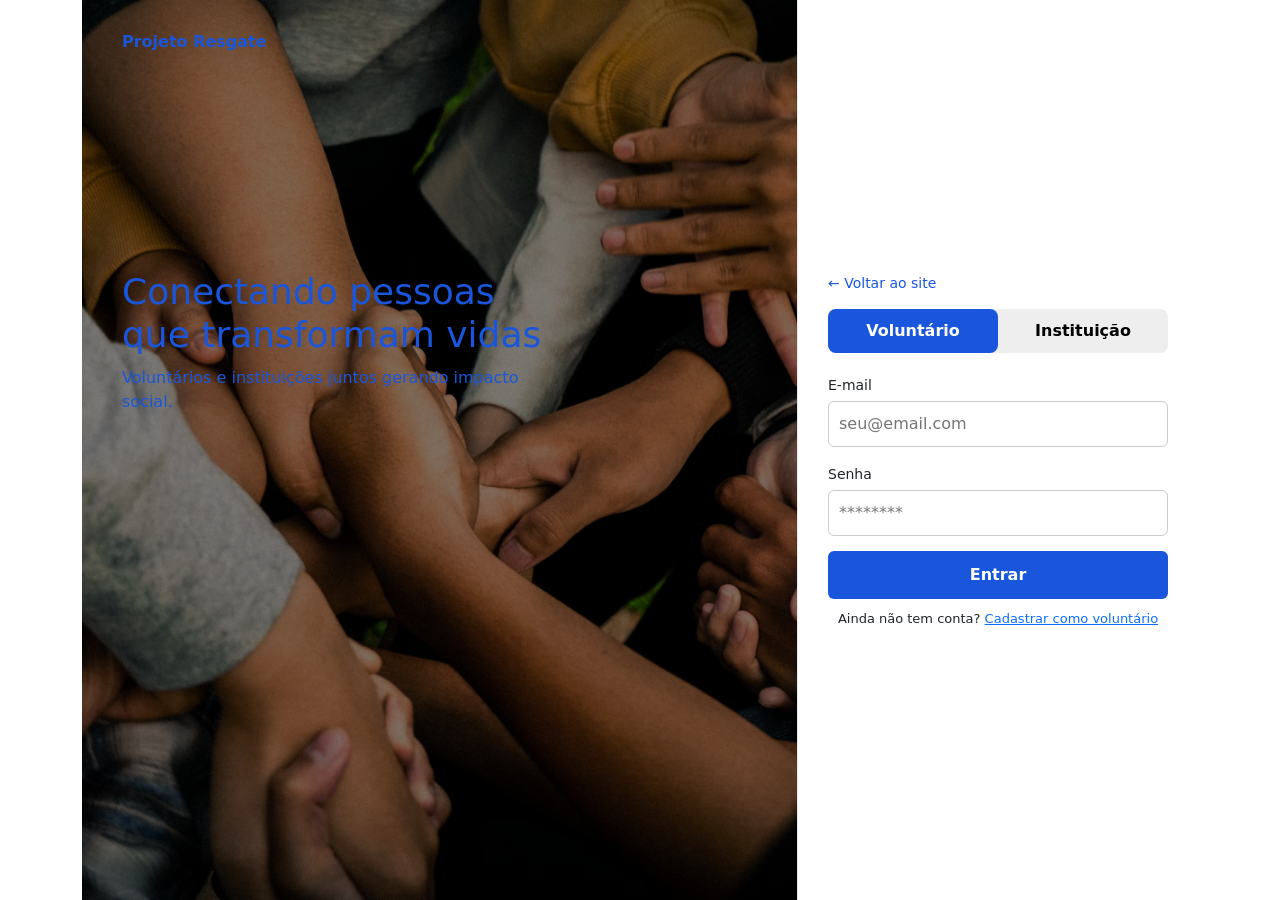
<file: src/Pages/cadastro.html>
<!DOCTYPE html>
<html lang="pt-BR">

<head>
    <meta charset="UTF-8">
    <meta name="viewport" content="width=device-width, initial-scale=1.0">
    <link rel="stylesheet" href="../Css/cadastro.css">
    <link href="https://cdn.jsdelivr.net/npm/bootstrap@5.3.3/dist/css/bootstrap.min.css" rel="stylesheet" integrity="sha384-QWTKZyjpPEjISv5WaRU9OFeRpok6YctnYmDr5pNlyT2bRjXh0JMhjY6hW+ALEwIH" crossorigin="anonymous">
    <title>Login - Projeto Resgate</title>
    <style>
        .tipoCadastro button {
            cursor: pointer;
            transition: background-color 0.2s, color 0.2s;
        }
        .tipoCadastro button.ativo {
            background-color: #1A56DB;
            color: white;
            border-color: #1A56DB;
        }
        #form-login-instituicao { display: none; }
    </style>
</head>

<body>

    <main class="container">

        <section class="esquerda" style="background-color: white; color: #1A56DB; border-right: 1px solid #e5e7eb;">
            <div class="logo-container">
                <span style="color: #1A56DB; font-weight: bold;">Projeto Resgate</span>
            </div>
            <div class="texto">
                <h1 style="color: #1A56DB;">Conectando pessoas que transformam vidas</h1>
                <p style="color: #1A56DB;">Voluntários e instituições juntos gerando impacto social.</p>
            </div>
        </section>

        <section class="direita">
            <div class="formulario">

                <a href="landing_page.html" id="link-voltar" class="voltar">← Voltar ao site</a>

                <div id="tipo-cadastro-container" class="tipoCadastro">
                    <button id="btn-voluntario" type="button" class="ativo">Voluntário</button>
                    <button id="btn-instituicao" type="button">Instituição</button>
                </div>

                <!-- Formulário Voluntário -->
                <form id="form-login-voluntario">
                    <div class="grupo">
                        <label for="email-vol">E-mail</label>
                        <input id="email-vol" name="email" type="email" placeholder="seu@email.com">
                    </div>
                    <div class="grupo">
                        <label for="senha-vol">Senha</label>
                        <input id="senha-vol" name="senha" type="password" placeholder="********">
                    </div>
                    <button id="btn-submit-vol" type="submit" class="botao">Entrar</button>
                    <div class="link">
                        Ainda não tem conta? <a href="cadastro-voluntario.html" id="link-cadastro-vol">Cadastrar como voluntário</a>
                    </div>
                </form>

                <!-- Formulário Instituição -->
                <form id="form-login-instituicao">
                    <div class="grupo">
                        <label for="cnpj">CNPJ ou E-mail</label>
                        <input id="cnpj" name="cnpj" type="text" placeholder="00.000.000/0000-00 ou email@ong.org">
                    </div>
                    <div class="grupo">
                        <label for="senha-inst">Senha</label>
                        <input id="senha-inst" name="senha" type="password" placeholder="********">
                    </div>
                    <button id="btn-submit-inst" type="submit" class="botao">Entrar</button>
                    <div class="link">
                        Ainda não tem conta? <a href="cadastro-ong.html" id="link-cadastro-inst">Cadastrar minha organização</a>
                    </div>
                </form>

            </div>
        </section>

    </main>

    <script src="https://cdn.jsdelivr.net/npm/bootstrap@5.3.3/dist/js/bootstrap.bundle.min.js" integrity="sha384-YvpcrYf0tY3lHB60NNkmXc5s9fDVZLESaAA55NDzOxhy9GkcIdslK1eN7N6jIeHz" crossorigin="anonymous"></script>
    <script src="../Js/database.js"></script>
    <script src="../Js/auth.js"></script>

    <script>
        // Se já estiver logado, nem mostra a tela de login
        Auth.redirecionarSeLogado();

        const btnVol = document.getElementById('btn-voluntario');
        const btnInst = document.getElementById('btn-instituicao');
        const formVol = document.getElementById('form-login-voluntario');
        const formInst = document.getElementById('form-login-instituicao');

        btnVol.addEventListener('click', function () {
            btnVol.classList.add('ativo');
            btnInst.classList.remove('ativo');
            formVol.style.display = 'block';
            formInst.style.display = 'none';
        });

        btnInst.addEventListener('click', function () {
            btnInst.classList.add('ativo');
            btnVol.classList.remove('ativo');
            formInst.style.display = 'block';
            formVol.style.display = 'none';
        });

        // Autenticação
        formVol.addEventListener('submit', function(e) {
            e.preventDefault();
            const email = document.getElementById('email-vol').value;
            const senha = document.getElementById('senha-vol').value;
            
            if(Auth.loginVoluntario(email, senha)) {
                window.location.href = "painel-Voluntario.html";
            } else {
                alert("E-mail ou senha incorretos.");
            }
        });

        formInst.addEventListener('submit', function(e) {
            e.preventDefault();
            const cnpj = document.getElementById('cnpj').value;
            const senha = document.getElementById('senha-inst').value;
            
            if(Auth.loginOng(cnpj, senha)) {
                window.location.href = "painel-Instituicao.html";
            } else {
                alert("CNPJ/E-mail ou senha incorretos.");
            }
        });
    </script>
</body>

</html>
</file>
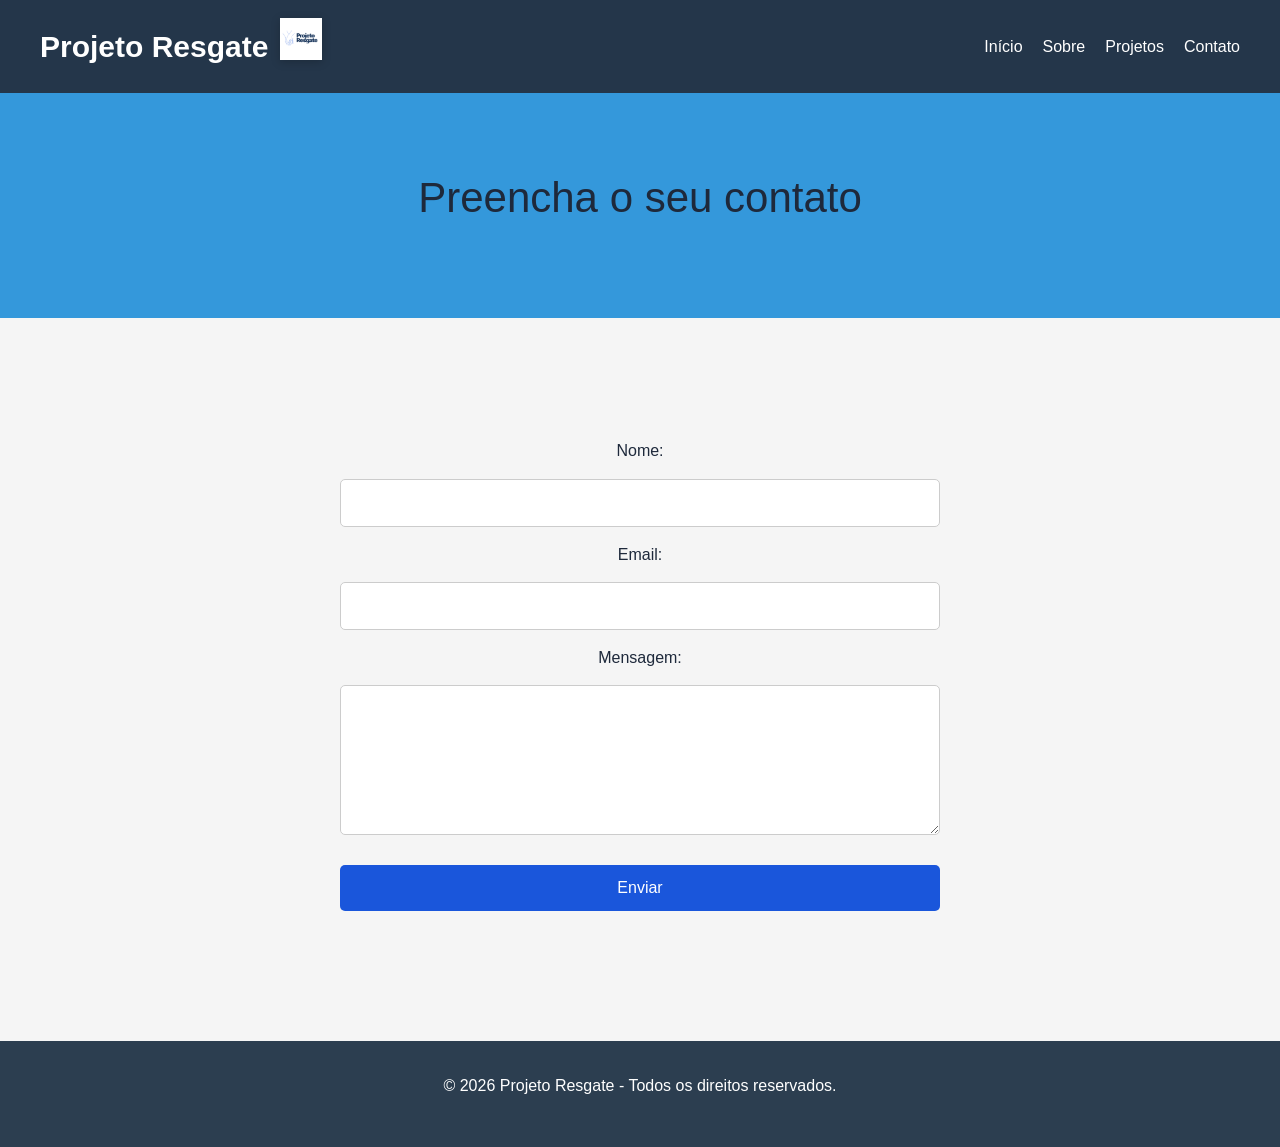
<file: src/Pages/contato.html>
<!DOCTYPE html>
<html lang="pt-br">
<head>
    <meta charset="UTF-8">
    <meta name="viewport" content="width=device-width, initial-scale=1.0">
    <title>Projeto Resgate - Contato</title>
    <link href="https://cdn.jsdelivr.net/npm/bootstrap@5.3.3/dist/css/bootstrap.min.css" rel="stylesheet" integrity="sha384-sRIl4kxILFvY47J16cr9ZwB07vP4J8+LH7qKQnuqkuIAvNWLzeN8tE5YBujZqJLB" crossorigin="anonymous">
</head><link rel="stylesheet" href="../Css/style.css">
<body>

   <header class="header">
  <div class="logo-area">
    <h1>Projeto Resgate</h1>
    <img src="../assets/image.png" class="logo" alt="Logo">
  </div>

  <nav class="nav">
    <a href="landing_page.html">Início</a>
    <a href="sobre.html">Sobre</a>
    <a href="projetos.html">Projetos</a>
    <a href="contato.html">Contato</a>
  </nav>
</header>

        <section class="hero">
            <h1>Preencha o seu contato</h1>
        </section>

        <div class="container">
            <form class="form" action="#" method="post">
                <label for="name">Nome:</label>
                <input class='form-input' type="text" id="name" name="name" required>

                <label for="email">Email:</label>
                <input class='form-input' type="email" id="email" name="email" required>

                <label for="message">Mensagem:</label>
                <textarea class='form-input' id="message" name="message" rows="5" required></textarea>

                <button type="submit" class="btn">Enviar</button>
            </form>
        </div>
        <script src="https://cdn.jsdelivr.net/npm/bootstrap@5.3.3/dist/js/bootstrap.bundle.min.js" integrity="sha384-FKyoEForCGlyvwx9Hj09JcYn3nv7wiPVlz7YYwJrWVcXK/BmnVDxM+D2scQbITxI" crossorigin="anonymous"></script>
    <footer>
        <p>&copy; 2026 Projeto Resgate - Todos os direitos reservados.</p>
    </footer>
</body>
</html>
</file>
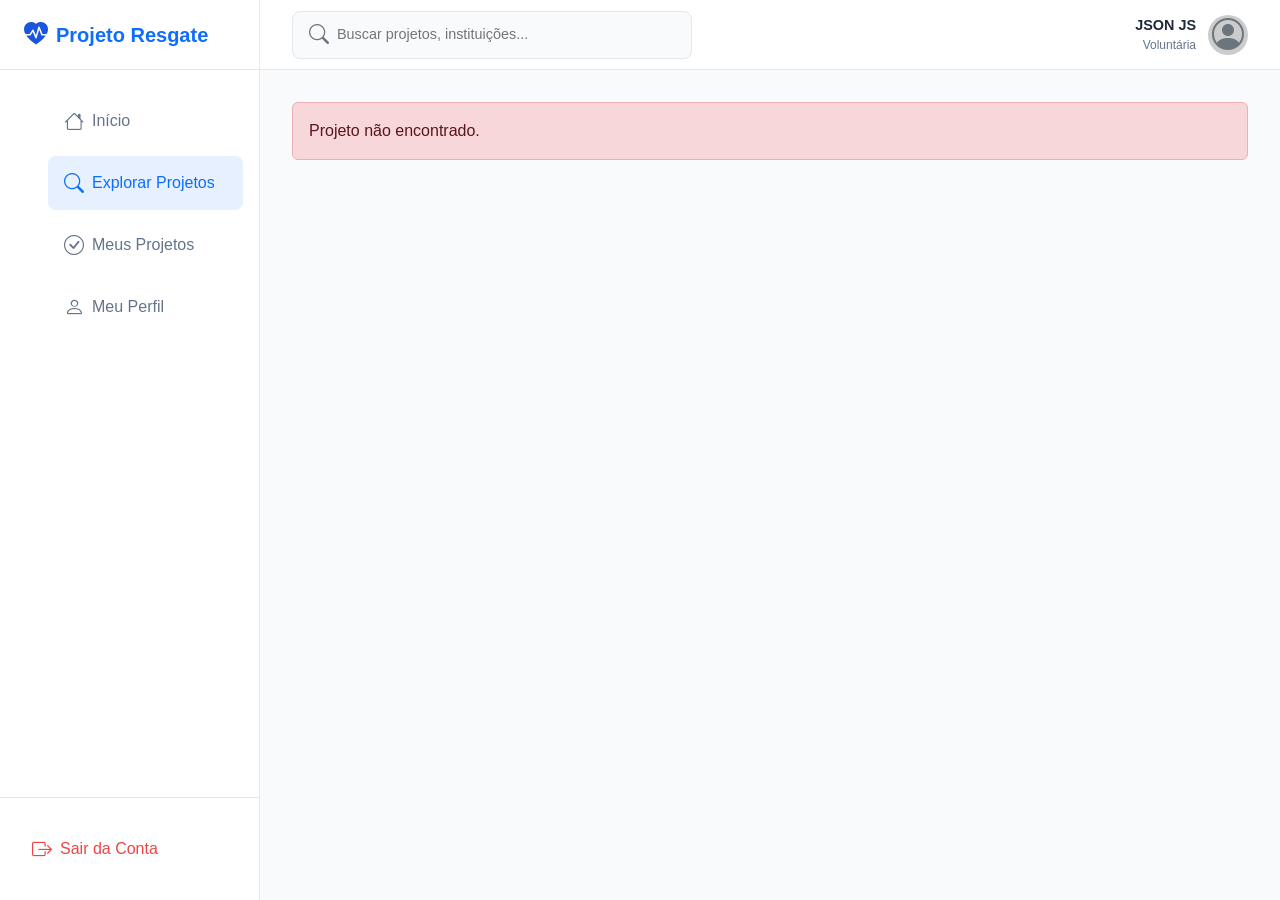
<file: src/Pages/detalhes-projeto.html>
<!DOCTYPE html>
<html lang="pt-BR">

<head>
    <meta charset="UTF-8">
    <meta name="viewport" content="width=device-width, initial-scale=1.0">
    <title>Detalhes do Projeto - Projeto Resgate</title>
    <link href="https://cdn.jsdelivr.net/npm/bootstrap@5.3.3/dist/css/bootstrap.min.css" rel="stylesheet" integrity="sha384-QWTKZyjpPEjISv5WaRU9OFeRpok6YctnYmDr5pNlyT2bRjXh0JMhjY6hW+ALEwIH" crossorigin="anonymous">
    <link rel="stylesheet" href="https://cdn.jsdelivr.net/npm/bootstrap-icons@1.11.1/font/bootstrap-icons.css">
    <link rel="stylesheet" href="../Css/painel-Voluntario.css">
    <link rel="stylesheet" href="../Css/detalhes-projeto.css">
</head>

<body>
    <div id="app" class="container-app">
        <!-- Barra Lateral -->
        <aside id="barra-lateral" class="barra-lateral">
            <div class="logo-barra-lateral">
                <i class="bi bi-heart-pulse-fill" style="color: #1A56DB; font-size: 1.5rem; margin-right: 8px;"></i>
                Projeto Resgate
            </div>
            <nav class="navegacao-barra-lateral">
                <ul id="menu-navegacao">
                    <li>
                        <a href="landing_page.html" id="link-inicio">
                            <i class="bi bi-house fs-5 me-2"></i>
                            Início
                        </a>
                    </li>
                    <li class="ativo">
                        <a href="projetos.html" id="link-explorar">
                            <i class="bi bi-search fs-5 me-2"></i>
                            Explorar Projetos
                        </a>
                    </li>
                    <li>
                        <a href="meus-projetos.html" id="link-meus-projetos">
                            <i class="bi bi-check-circle fs-5 me-2"></i>
                            Meus Projetos
                        </a>
                    </li>
                    <li>
                        <a href="painel-Voluntario.html" id="link-perfil">
                            <i class="bi bi-person fs-5 me-2"></i>
                            Meu Perfil
                        </a>
                    </li>
                </ul>
            </nav>
            <div class="rodape-barra-lateral">
                <a href="cadastro.html" id="link-sair-conta" class="link-sair">
                    <i class="bi bi-box-arrow-right fs-5 me-2"></i>
                    Sair da Conta
                </a>
            </div>
        </aside>

        <!-- Conteúdo Principal -->
        <div class="conteudo-principal">
            <!-- Barra Superior -->
            <header class="barra-superior">
                <div class="barra-busca">
                    <i class="bi bi-search fs-5 text-secondary"></i>
                    <input type="text" id="input-busca" placeholder="Buscar projetos, instituições..." />
                </div>
                <div class="acoes-barra-superior">
                    <div id="perfil-usuario-topo" class="perfil-usuario">
                        <div class="info-usuario">
                            <span id="nome-usuario-logado" class="nome-usuario">JSON JS</span>
                            <span class="funcao-usuario">Voluntária</span>
                        </div>
                        <div class="avatar-usuario">
                            <i class="bi bi-person-circle fs-2 text-secondary"></i>
                        </div>
                    </div>
                </div>
            </header>

            <!-- Conteúdo da Página -->
            <main id="conteudo-pagina" class="conteudo-pagina">
                <!-- Migalhas de Pão -->
                <div class="migalhas-pao">
                    <a href="landing_page.html" class="text-decoration-none text-muted">Início</a> / 
                    <a href="projetos.html" class="text-decoration-none text-muted">Explorar Projetos</a> / 
                    <span class="ativo">Detalhes do Projeto</span>
                </div>

                <!-- Botão Voltar -->
                <div class="mb-4">
                    <a href="projetos.html" class="text-decoration-none text-primary fw-semibold small d-inline-flex align-items-center gap-1">
                        ← Voltar para a lista de projetos
                    </a>
                </div>

                <!-- Banner Hero do Projeto -->
                <div class="banner-projeto-hero mb-4 position-relative overflow-hidden rounded-3 p-4 p-md-5 d-flex flex-column justify-content-end text-white">
                    <div class="overlay-gradiente"></div>
                    <div class="conteudo-hero position-relative z-1">
                        <span class="badge-causa amarelo-hero mb-3">
                            <i class="bi bi-heart-fill me-1"></i>
                            Alfabetização
                        </span>
                        <h1 id="detalhe-titulo" class="text-white mb-2 text-shadow-sm fw-bold">Carregando...</h1>
                        <p class="text-white-50 m-0 text-shadow-sm">Organizado por: <strong id="detalhe-nome-ong">...</strong></p>
                    </div>
                </div>

                <!-- Grid de Detalhes -->
                <div class="row g-4">
                    <!-- Coluna da Esquerda (Conteúdo) -->
                    <div class="col-lg-8">
                        <!-- Seção 1: Descrição do Projeto -->
                        <div class="cartao p-4 mb-4">
                            <h2 class="titulo-cartao-detalhes mb-3">Sobre o Projeto</h2>
                            <p id="detalhe-descricao" class="texto-corpo">Carregando detalhes do projeto...</p>
                        </div>

                        <!-- Seção 2: Atividades Desenvolvidas -->
                        <div class="cartao p-4 mb-4">
                            <h2 class="titulo-cartao-detalhes mb-3">O que você fará</h2>
                            <ul class="lista-atividades-detalhes">
                                <li>
                                    <i class="bi bi-check-circle-fill text-success me-2"></i>
                                    Auxiliar o professor regente na aplicação de dinâmicas de alfabetização.
                                </li>
                                <li>
                                    <i class="bi bi-check-circle-fill text-success me-2"></i>
                                    Dar suporte individual a alunos com maiores dificuldades em leitura básica.
                                </li>
                                <li>
                                    <i class="bi bi-check-circle-fill text-success me-2"></i>
                                    Ajudar na organização de atividades lúdicas e rodas de contação de histórias.
                                </li>
                                <li>
                                    <i class="bi bi-check-circle-fill text-success me-2"></i>
                                    Preparar materiais didáticos simples sob orientação da equipe pedagógica.
                                </li>
                            </ul>
                        </div>

                        <!-- Seção 3: Requisitos e Habilidades -->
                        <div class="cartao p-4 mb-4">
                            <h2 class="titulo-cartao-detalhes mb-3">Habilidades e Requisitos</h2>
                            <div class="row g-3">
                                <div class="col-md-6 border-end-md">
                                    <h4 class="subtitulo-detalhes mb-2">Habilidades Desejadas</h4>
                                    <div class="d-flex flex-wrap gap-2">
                                        <span class="etiqueta-detalhes">Ensino e Tutoria</span>
                                        <span class="etiqueta-detalhes">Boa Comunicação</span>
                                        <span class="etiqueta-detalhes">Paciência</span>
                                        <span class="etiqueta-detalhes">Empatia</span>
                                    </div>
                                </div>
                                <div class="col-md-6 ps-md-4">
                                    <h4 class="subtitulo-detalhes mb-2">Requisitos Mínimos</h4>
                                    <ul class="lista-requisitos-detalhes text-secondary small">
                                        <li>Ensino médio completo ou em andamento</li>
                                        <li>Idade mínima de 18 anos</li>
                                        <li>Comprometimento com os horários das aulas</li>
                                    </ul>
                                </div>
                            </div>
                        </div>

                        <!-- Seção 4: Projetos Relacionados -->
                        <div class="mb-4">
                            <h2 class="titulo-cartao-detalhes mb-3">Outros Projetos Recomendados</h2>
                            <div class="row g-3">
                                <div class="col-md-6">
                                    <div class="cartao p-3 h-100 d-flex flex-column card-relacionado borda-azul">
                                        <h4 class="titulo-relacionado mb-1">Reforço Escolar de Matemática</h4>
                                        <p class="nome-instituicao-card small text-muted mb-2">Associação Educar Mais</p>
                                        <p class="small text-secondary flex-grow-1 mb-2">Apoie online crianças do ensino fundamental com reforço de matemática básica.</p>
                                        <a href="#" class="text-decoration-none text-primary fw-bold small mt-auto">Ver projeto →</a>
                                    </div>
                                </div>
                                <div class="col-md-6">
                                    <div class="cartao p-3 h-100 d-flex flex-column card-relacionado borda-rosa">
                                        <h4 class="titulo-relacionado mb-1">Inclusão Digital para Idosos</h4>
                                        <p class="nome-instituicao-card small text-muted mb-2">Lar de Idosos São José</p>
                                        <p class="small text-secondary flex-grow-1 mb-2">Ensine idosos a usarem smartphones e computadores para contato com a família.</p>
                                        <a href="#" class="text-decoration-none text-primary fw-bold small mt-auto">Ver projeto →</a>
                                    </div>
                                </div>
                            </div>
                        </div>
                    </div>

                    <!-- Coluna da Direita (Painel Lateral de Ação) -->
                    <div class="col-lg-4">
                        <!-- Card de Inscrição Rápida -->
                        <div class="cartao p-4 mb-4 lateral-inscricao card-projeto-lateral">
                            <div class="d-flex justify-content-between align-items-center mb-3">
                                <span class="badge-status-vaga" id="detalhe-vagas">...</span>
                                <span class="text-secondary small fw-bold">Presencial</span>
                            </div>

                            <h3 class="preco-vaga mb-3">Voluntariado Gratuito</h3>

                            <!-- Detalhes Rápidos -->
                            <div class="detalhes-rapidos-lateral mb-4">
                                <div class="d-flex gap-3 align-items-start mb-3">
                                    <i class="bi bi-geo-alt text-secondary mt-1"></i>
                                    <div>
                                        <h5 class="m-0 text-dark small fw-bold">Localização</h5>
                                        <p class="m-0 text-secondary small" id="detalhe-localizacao">...</p>
                                    </div>
                                </div>
                                <div class="d-flex gap-3 align-items-start mb-3">
                                    <i class="bi bi-person text-secondary mt-1"></i>
                                    <div>
                                        <h5 class="m-0 text-dark small fw-bold">Perfil Requisitado</h5>
                                        <p class="m-0 text-secondary small" id="detalhe-perfil">...</p>
                                    </div>
                                </div>
                            </div>

                            <!-- Botão de Inscrição -->
                            <button type="button" id="btn-candidatar" class="btn btn-primary w-100 py-3 fw-bold text-white mb-3">
                                Quero me candidatar
                            </button>

                            <p class="text-center text-muted small m-0">A instituição responderá seu perfil em até 48 horas.</p>
                        </div>

                        <!-- Card Detalhes da Instituição -->
                        <div class="cartao p-4">
                            <h4 class="subtitulo-detalhes-lateral mb-3">Sobre a Organização</h4>
                            <div class="d-flex align-items-center gap-3 mb-3">
                                <div class="logo-instituicao-lateral d-flex align-items-center justify-content-center">
                                    <i class="bi bi-building fs-4 text-secondary"></i>
                                </div>
                                <div>
                                    <h5 class="m-0 text-dark small fw-bold" id="detalhe-ong-nome-rodape">...</h5>
                                </div>
                            </div>
                            <div class="contatos-instituicao pt-2 border-top">
                                <p class="small text-dark mb-1"><strong>E-mail:</strong> <span id="detalhe-ong-email">...</span></p>
                                <p class="small text-dark m-0"><strong>Telefone:</strong> <span id="detalhe-ong-telefone">...</span></p>
                            </div>
                        </div>
                    </div>
                </div>
            </main>
        </div>
    </div>

    <!-- Modal de Sucesso da Candidatura -->
    <div class="modal fade" id="modalCandidatura" tabindex="-1" aria-labelledby="modalCandidaturaLabel" aria-hidden="true">
        <div class="modal-dialog modal-dialog-centered">
            <div class="modal-content rounded-3 border-0 shadow-lg">
                <div class="modal-header border-bottom-0 pb-0">
                    <button type="button" class="btn-close" data-bs-dismiss="modal" aria-label="Close"></button>
                </div>
                <div class="modal-body text-center px-4 pb-4 pt-0">
                    <div class="modal-sucesso-icone mx-auto mb-3 d-flex align-items-center justify-content-center">
                        <i class="bi bi-check-circle-fill text-success" style="font-size: 3rem;"></i>
                    </div>
                    <h3 class="modal-sucesso-titulo mb-2" id="modalCandidaturaLabel">Candidatura Enviada!</h3>
                    <p class="text-secondary small mb-4">Seu perfil voluntário foi encaminhado para a instituição. Fique atento às suas notificações e e-mail para mais detalhes de contato.</p>
                    <div class="d-flex gap-2">
                        <button type="button" class="btn btn-outline-primary w-100 py-2 fw-bold" data-bs-dismiss="modal">Fechar</button>
                        <a href="meus-projetos.html" class="btn btn-primary w-100 py-2 fw-bold text-white text-center">Ir para meus projetos</a>
                    </div>
                </div>
            </div>
        </div>
    </div>

    <script src="https://cdn.jsdelivr.net/npm/bootstrap@5.3.3/dist/js/bootstrap.bundle.min.js" integrity="sha384-YvpcrYf0tY3lHB60NNkmXc5s9fDVZLESaAA55NDzOxhy9GkcIdslK1eN7N6jIeHz" crossorigin="anonymous"></script>
    <script src="../Js/database.js"></script>
    <script src="../Js/auth.js"></script>
    <script>
        const sessao = Auth.obterSessao();
        if (sessao) {
            document.getElementById('nome-usuario-logado').textContent = sessao.nome;
        }

        const urlParams = new URLSearchParams(window.location.search);
        const idProjeto = urlParams.get('id');
        const projeto = Database.obterProjetoPorId(idProjeto);

        if (projeto) {
            const ong = Database.obterOngPorId(projeto.id_ong);
            
            document.getElementById('detalhe-titulo').textContent = projeto.titulo;
            document.getElementById('detalhe-descricao').textContent = projeto.descricao;
            document.getElementById('detalhe-vagas').textContent = projeto.vagas + ' vagas';
            document.getElementById('detalhe-localizacao').textContent = projeto.localizacao;
            document.getElementById('detalhe-perfil').textContent = projeto.perfil || 'Não especificado';
            
            if (ong) {
                document.getElementById('detalhe-nome-ong').textContent = ong.nome;
                document.getElementById('detalhe-ong-nome-rodape').textContent = ong.nome;
                document.getElementById('detalhe-ong-email').textContent = ong.email;
                document.getElementById('detalhe-ong-telefone').textContent = projeto.telefone || '(Sem telefone)';
            }
            
            document.getElementById('btn-candidatar').addEventListener('click', function() {
                if (!sessao) {
                    alert('Você precisa estar logado como voluntário para se candidatar.');
                    window.location.href = 'cadastro.html';
                    return;
                }
                if (sessao.tipo !== 'voluntario') {
                    alert('Apenas voluntários podem se candidatar a projetos.');
                    return;
                }
                
                const jaCandidatou = Database.obterCandidaturasPorVoluntario(sessao.id).find(c => c.id_projeto === projeto.id);
                if (jaCandidatou) {
                    alert('Você já se candidatou a este projeto! Acompanhe o status no painel "Meus Projetos".');
                    return;
                }
                
                Database.salvarCandidatura({
                    id_voluntario: sessao.id,
                    id_projeto: projeto.id
                });
                
                const modal = new bootstrap.Modal(document.getElementById('modalCandidatura'));
                modal.show();
            });
        } else {
            document.getElementById('conteudo-pagina').innerHTML = '<div class="alert alert-danger">Projeto não encontrado.</div>';
        }
    </script>
</body>

</html>
</file>
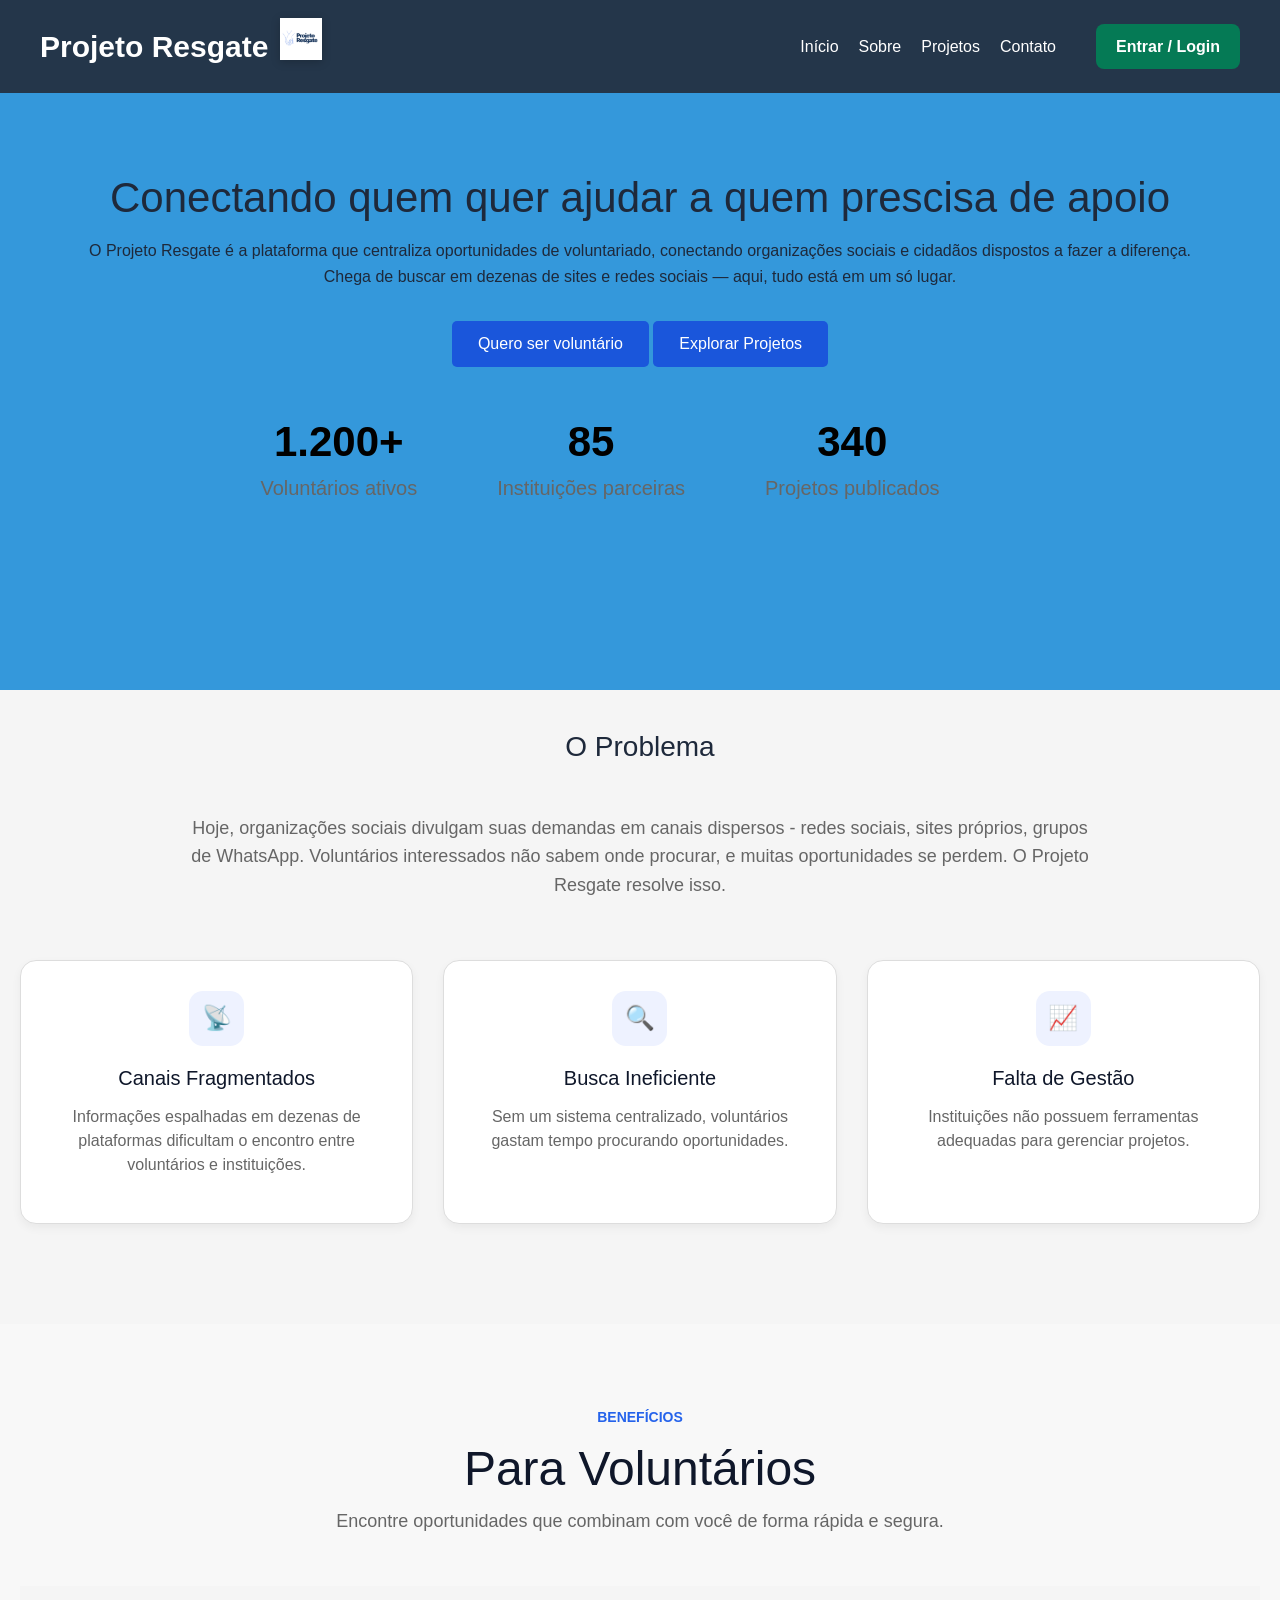
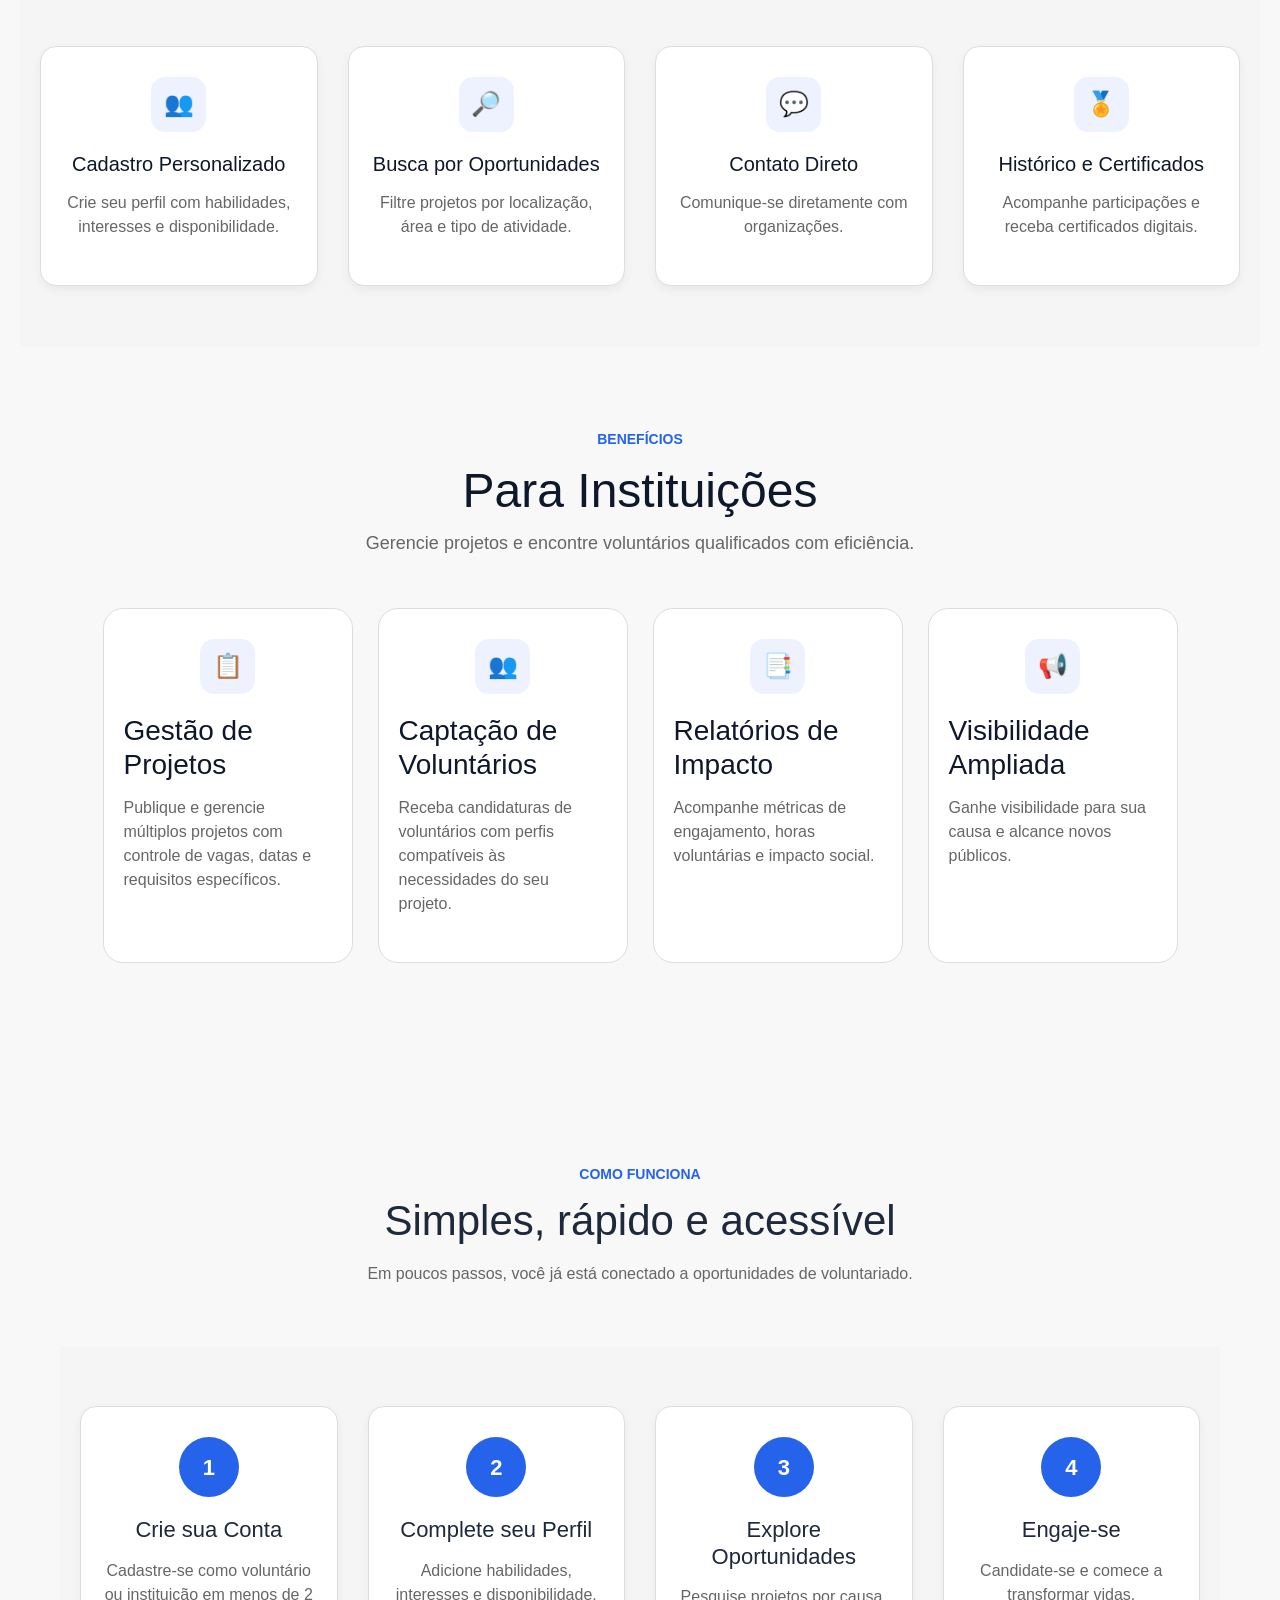
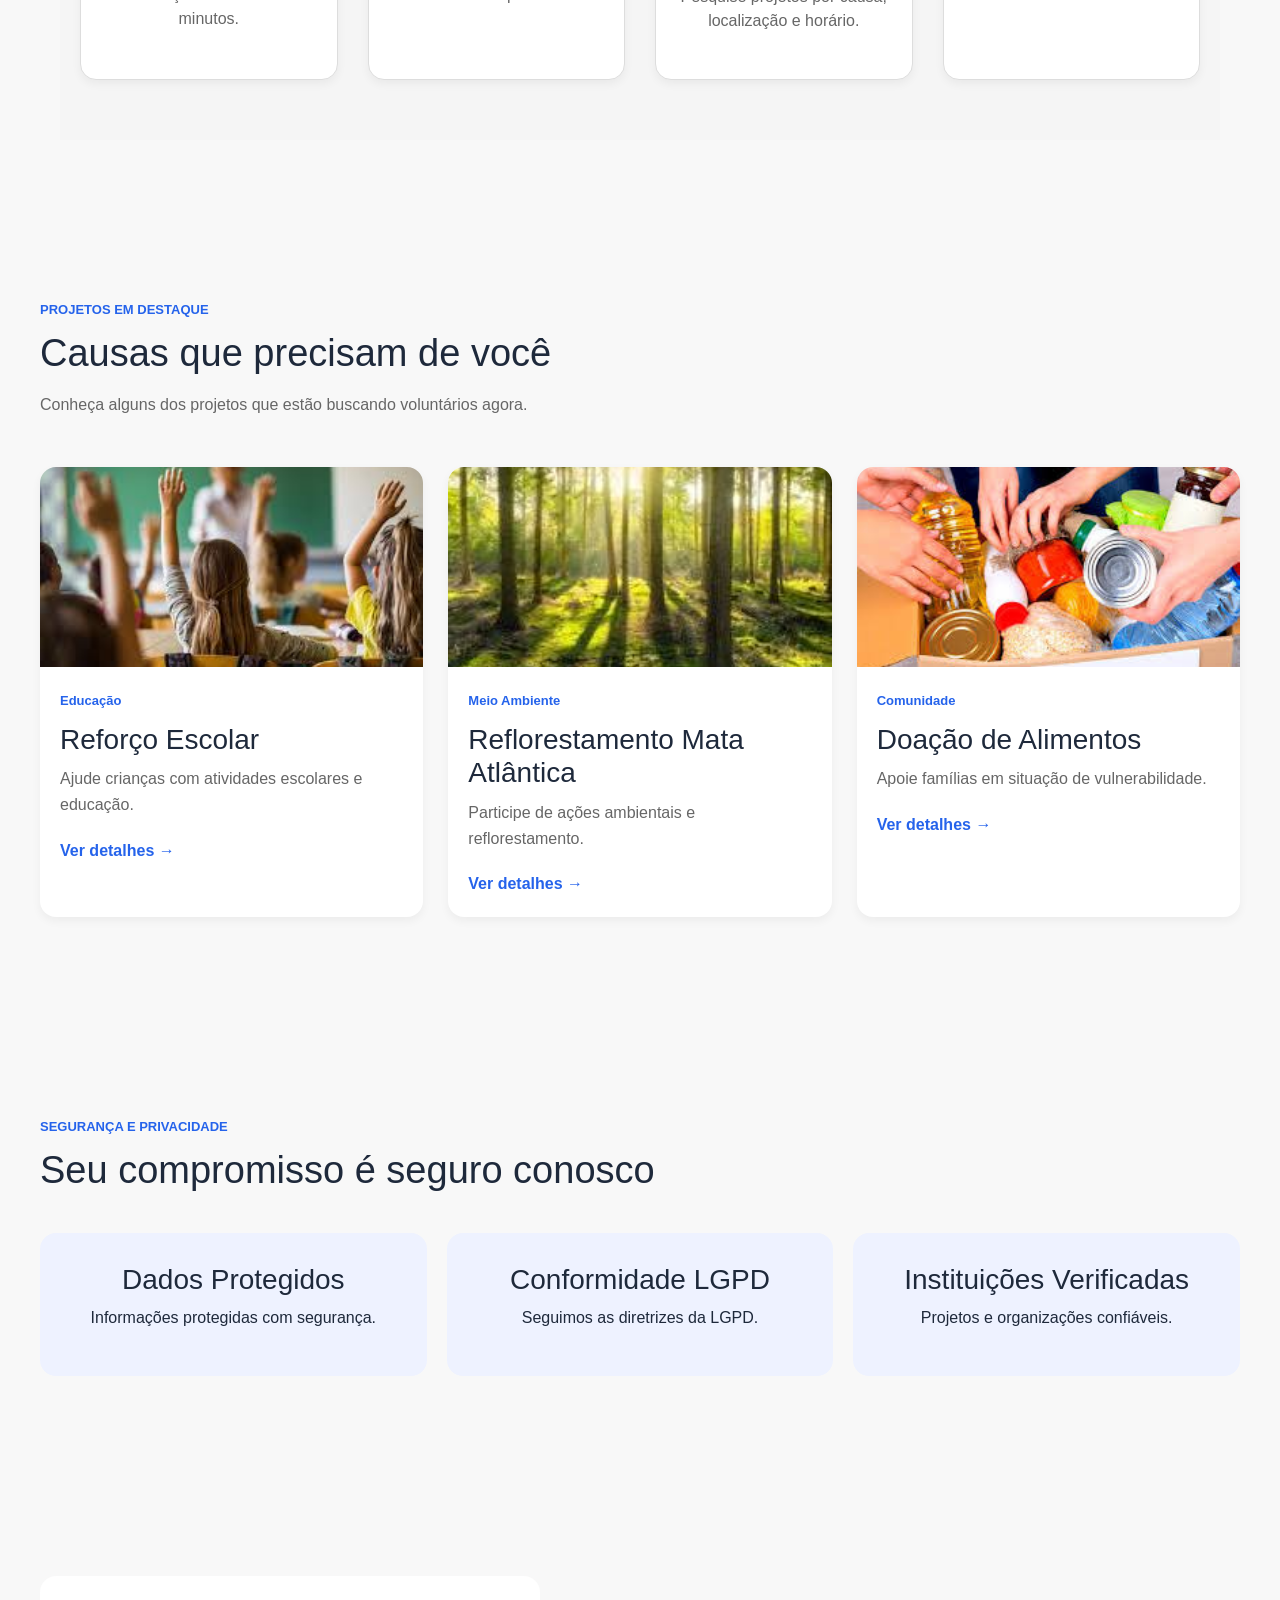
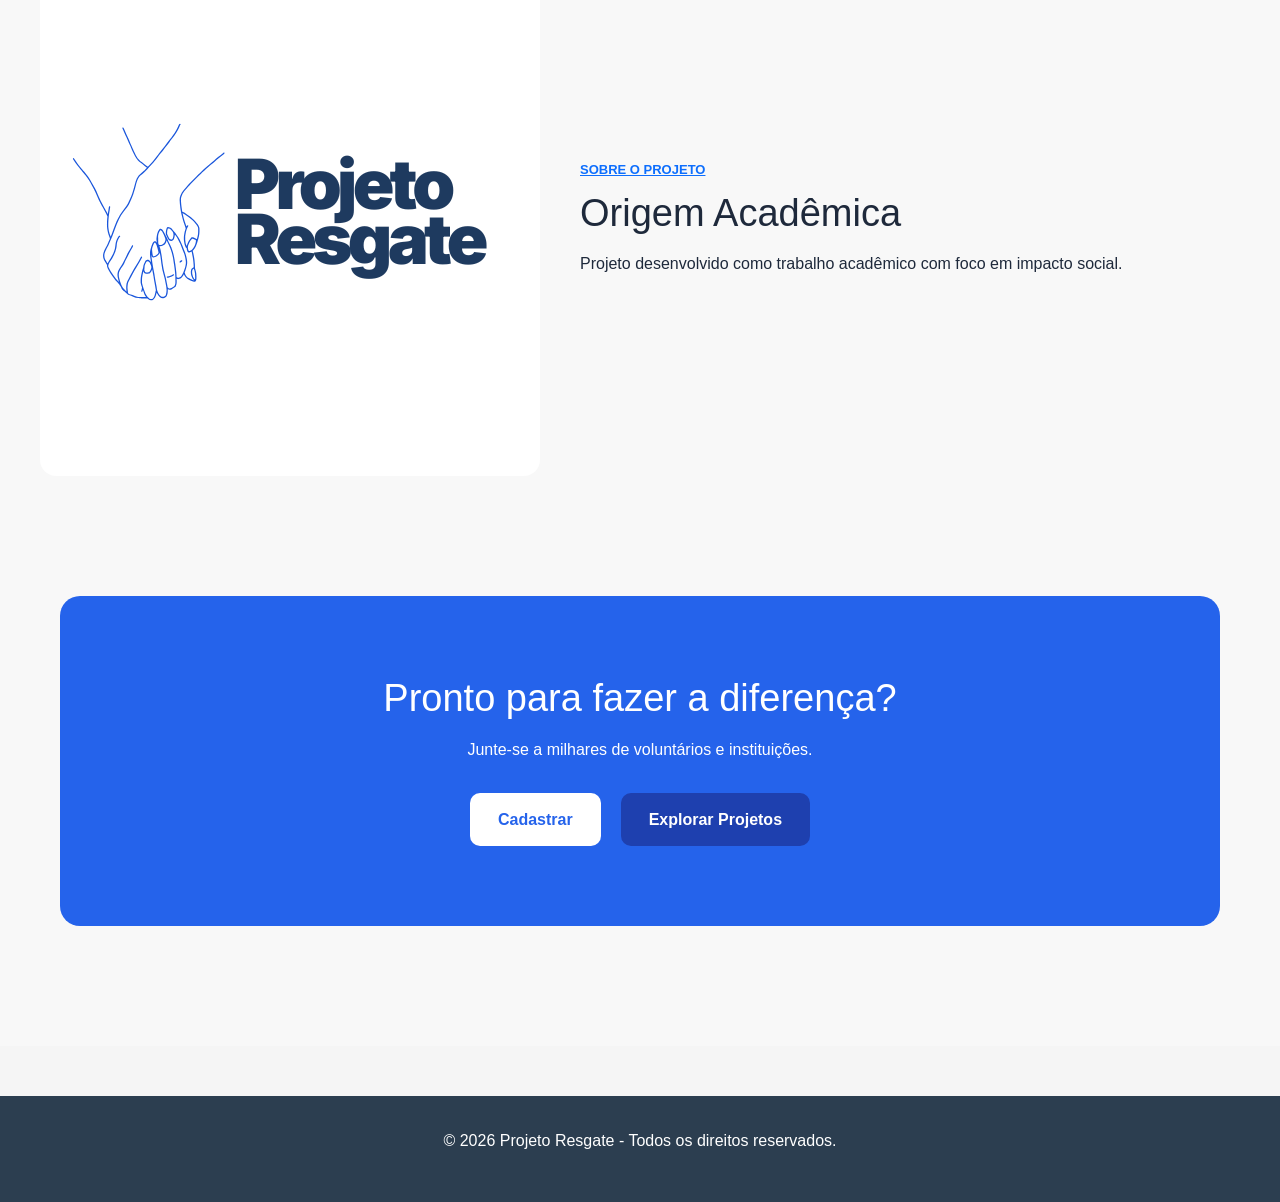
<file: src/Pages/landing_page.html>
<!DOCTYPE html>
<html lang="pt-br">
<head>
    <meta charset="UTF-8">
    <meta name="viewport" content="width=device-width, initial-scale=1.0">
    <title>Projeto Resgate - Home</title>
    <link href="https://cdn.jsdelivr.net/npm/bootstrap@5.3.3/dist/css/bootstrap.min.css" rel="stylesheet" integrity="sha384-sRIl4kxILFvY47J16cr9ZwB07vP4J8+LH7qKQnuqkuIAvNWLzeN8tE5YBujZqJLB" crossorigin="anonymous">
</head><link rel="stylesheet" href="../Css/style.css">
       <body>

           <header class="header">
    <div class="logo-area">
        <h1>Projeto Resgate</h1>
                   <img src="../assets/image.png"class="logo" alt="Logo do Projeto Resgate">
               </div>
               <nav style="display: flex; align-items: center;">
                   <a href="landing_page.html">Início</a>
                   <a href="sobre.html">Sobre</a>
                   <a href="projetos.html">Projetos</a>
                   <a href="contato.html">Contato</a>
                   <div id="nav-login-area" style="margin-left: 20px;"></div>
               </nav>
           </header>

           <main>
               <section class="hero">
                   <h1>Conectando quem quer ajudar a quem prescisa de apoio</h1>
 <p> O Projeto Resgate é a plataforma que centraliza oportunidades de voluntariado, conectando organizações sociais e cidadãos dispostos a fazer a diferença. Chega de buscar em dezenas de sites e redes sociais — aqui, tudo está em um só lugar.
</p>
                    <a href="painel-Voluntario.html" class="btn">Quero ser voluntário</a>
                   <a href="projetos.html" class="btn">Explorar Projetos</a>
                   <section class="stats">

    <div class="stat">
        <h2>1.200+</h2>
        <p>Voluntários ativos</p>
    </div>

    <div class="stat">
        <h2>85</h2>
        <p>Instituições parceiras</p>
    </div>

    <div class="stat">
        <h2>340</h2>
        <p>Projetos publicados</p>
    </div>
    <div>
          

                    </section>
                </section>
                <div>
                 </H3>
                <h3 class="problem-title">O Problema</h3>
<p class="problem-text">
Hoje, organizações sociais divulgam suas demandas em canais dispersos - redes sociais, sites próprios, grupos de WhatsApp. Voluntários interessados não sabem onde procurar, e muitas oportunidades se perdem. O Projeto Resgate resolve isso.
</p>
<section class="cards">

    <div class="card">
        <div class="icon">📡</div>
        <h3>Canais Fragmentados</h3>
        <p>
            Informações espalhadas em dezenas de plataformas dificultam o encontro entre voluntários e instituições.
        </p>
    </div>

    <div class="card">
        <div class="icon">🔍</div>
        <h3>Busca Ineficiente</h3>
        <p>
            Sem um sistema centralizado, voluntários gastam tempo procurando oportunidades.
        </p>
    </div>

    <div class="card">
        <div class="icon">📈</div>
        <h3>Falta de Gestão</h3>
        <p>
            Instituições não possuem ferramentas adequadas para gerenciar projetos.
        </p>
    </div>

</section>
<section class="benefits">

    <div class="title">
        <span>BENEFÍCIOS</span>
        <h2>Para Voluntários</h2>
        <p>Encontre oportunidades que combinam com você de forma rápida e segura.</p>
    </div>

    <div class="cards">

        <div class="card">
            <div class="icon">👥</div>
            <h3>Cadastro Personalizado</h3>
            <p>Crie seu perfil com habilidades, interesses e disponibilidade.</p>
        </div>

        <div class="card">
            <div class="icon">🔎</div>
            <h3>Busca por Oportunidades</h3>
            <p>Filtre projetos por localização, área e tipo de atividade.</p>
        </div>

        <div class="card">
            <div class="icon">💬</div>
            <h3>Contato Direto</h3>
            <p>Comunique-se diretamente com organizações.</p>
        </div>

        <div class="card">
            <div class="icon">🏅</div>
            <h3>Histórico e Certificados</h3>
            <p>Acompanhe participações e receba certificados digitais.</p>
        </div>

    </div>
<section class="benefits">

    <div class="section-title">
        <span>BENEFÍCIOS</span>
        <h2>Para Instituições</h2>
        <p>
            Gerencie projetos e encontre voluntários qualificados com eficiência.
        </p>
    </div>

    <div class="benefits-grid">

        <div class="benefit-card">
            <div class="icon">📋</div>
            <h3>Gestão de Projetos</h3>
            <p>
                Publique e gerencie múltiplos projetos com controle de vagas,
                datas e requisitos específicos.
            </p>
        </div>

        <div class="benefit-card">
            <div class="icon">👥</div>
            <h3>Captação de Voluntários</h3>
            <p>
                Receba candidaturas de voluntários com perfis compatíveis às
                necessidades do seu projeto.
            </p>
        </div>

        <div class="benefit-card">
            <div class="icon">📑</div>
            <h3>Relatórios de Impacto</h3>
            <p>
                Acompanhe métricas de engajamento, horas voluntárias e impacto social.
            </p>
        </div>

        <div class="benefit-card">
            <div class="icon">📢</div>
            <h3>Visibilidade Ampliada</h3>
            <p>
                Ganhe visibilidade para sua causa e alcance novos públicos.
            </p>
        </div>

    </div>

</section>

<section class="container">

    <p class="subtitulo">COMO FUNCIONA</p>

    <h1>Simples, rápido e acessível</h1>

    <p class="descricao">
        Em poucos passos, você já está conectado a oportunidades de voluntariado.
    </p>

    <div class="cards">

        <div class="card">
            <div class="numero">1</div>

            <h2>Crie sua Conta</h2>

            <p>
                Cadastre-se como voluntário ou instituição
                em menos de 2 minutos.
            </p>
        </div>

        <div class="card">
            <div class="numero">2</div>

            <h2>Complete seu Perfil</h2>

            <p>
                Adicione habilidades, interesses e disponibilidade.
            </p>
        </div>

        <div class="card">
            <div class="numero">3</div>

            <h2>Explore Oportunidades</h2>

            <p>
                Pesquise projetos por causa, localização e horário.
            </p>
        </div>

        <div class="card">
            <div class="numero">4</div>

            <h2>Engaje-se</h2>

            <p>
                Candidate-se e comece a transformar vidas.
            </p>
        </div>

    </div>

</section>

</body>
<!-- PROJETOS -->

<section class="projetos">

    <p class="mini">PROJETOS EM DESTAQUE</p>

    <h2>Causas que precisam de você</h2>

    <p class="desc">
        Conheça alguns dos projetos que estão buscando voluntários agora.
    </p>

    <div class="grid-projetos">

        <div class="projeto-card">

            <img src="[data-uri]" alt="">

            <div class="conteudo">

                <span>Educação</span>

                <h3>Reforço Escolar</h3>

                <p>
                    Ajude crianças com atividades escolares e educação.
                </p>

                <a href="#">Ver detalhes →</a>

            </div>

        </div>

        <div class="projeto-card">

            <img src="[data-uri]" alt="">

            <div class="conteudo">

                <span>Meio Ambiente</span>

                <h3>Reflorestamento Mata Atlântica</h3>

                <p>
                    Participe de ações ambientais e reflorestamento.
                </p>

                <a href="#">Ver detalhes →</a>

            </div>

        </div>

        <div class="projeto-card">

            <img src="[data-uri]" alt="">

            <div class="conteudo">

                <span>Comunidade</span>

                <h3>Doação de Alimentos</h3>

                <p>
                    Apoie famílias em situação de vulnerabilidade.
                </p>

                <a href="#">Ver detalhes →</a>

            </div>

        </div>

    </div>

</section>

<!-- SEGURANÇA -->

<section class="seguranca">

    <p class="mini">SEGURANÇA E PRIVACIDADE</p>

    <h2>Seu compromisso é seguro conosco</h2>

    <div class="cards-seguranca">

        <div class="seg-card">
            <h3>Dados Protegidos</h3>
            <p>Informações protegidas com segurança.</p>
        </div>

        <div class="seg-card">
            <h3>Conformidade LGPD</h3>
            <p>Seguimos as diretrizes da LGPD.</p>
        </div>

        <div class="seg-card">
            <h3>Instituições Verificadas</h3>
            <p>Projetos e organizações confiáveis.</p>
        </div>

    </div>

</section>

<!-- SOBRE -->

<section class="sobre">

    <img src="../assets/image.png" alt="Logo">    

    <div class="sobre-texto">

     <p class="mini"> 
        <a href="sobre.html">SOBRE O PROJETO</a>
     </p>

        <h2>Origem Acadêmica</h2>

        <p>
            Projeto desenvolvido como trabalho acadêmico com foco em impacto social.
        </p>

    </div>

</section>

<!-- CTA -->

<section class="cta">

    <h2>Pronto para fazer a diferença?</h2>

    <p>
        Junte-se a milhares de voluntários e instituições.
    </p>

   <div class="botoes">

    <a href="painel-Voluntario.html" class="btn1">
        Cadastrar
    </a>

    <a href="projetos.html" class="btn2">
        Explorar Projetos
    </a>

</div>

</section>

</body>
</section>
           
       </body>

           <footer>
               <p>&copy; 2026 Projeto Resgate - Todos os direitos reservados.</p>
           </footer>
           <script src="https://cdn.jsdelivr.net/npm/bootstrap@5.3.3/dist/js/bootstrap.bundle.min.js" integrity="sha384-YvpcrYf0tY3lHB60NNkmXc5s9fDVZLESaAA55NDzOxhy9GkcIdslK1eN7N6jIeHz" crossorigin="anonymous"></script>
           <script src="../Js/database.js"></script>
           <script src="../Js/auth.js"></script>
           <script>
               document.addEventListener('DOMContentLoaded', function() {
                   const sessao = Auth.obterSessao();
                   const navArea = document.getElementById('nav-login-area');
                   
                   if (sessao) {
                       const painelUrl = sessao.tipo === 'ong' ? 'painel-Instituicao.html' : 'painel-Voluntario.html';
                       navArea.innerHTML = `<a href="${painelUrl}" style="background-color: #1A56DB; color: white; padding: 10px 20px; border-radius: 8px; font-weight: bold; text-decoration: none; display: inline-block;">Meu Painel</a>`;
                   } else {
                       navArea.innerHTML = `<a href="cadastro.html" style="background-color: #057A55; color: white; padding: 10px 20px; border-radius: 8px; font-weight: bold; text-decoration: none; display: inline-block;">Entrar / Login</a>`;
                   }
               });
           </script>
       </body>
</html>
</file>
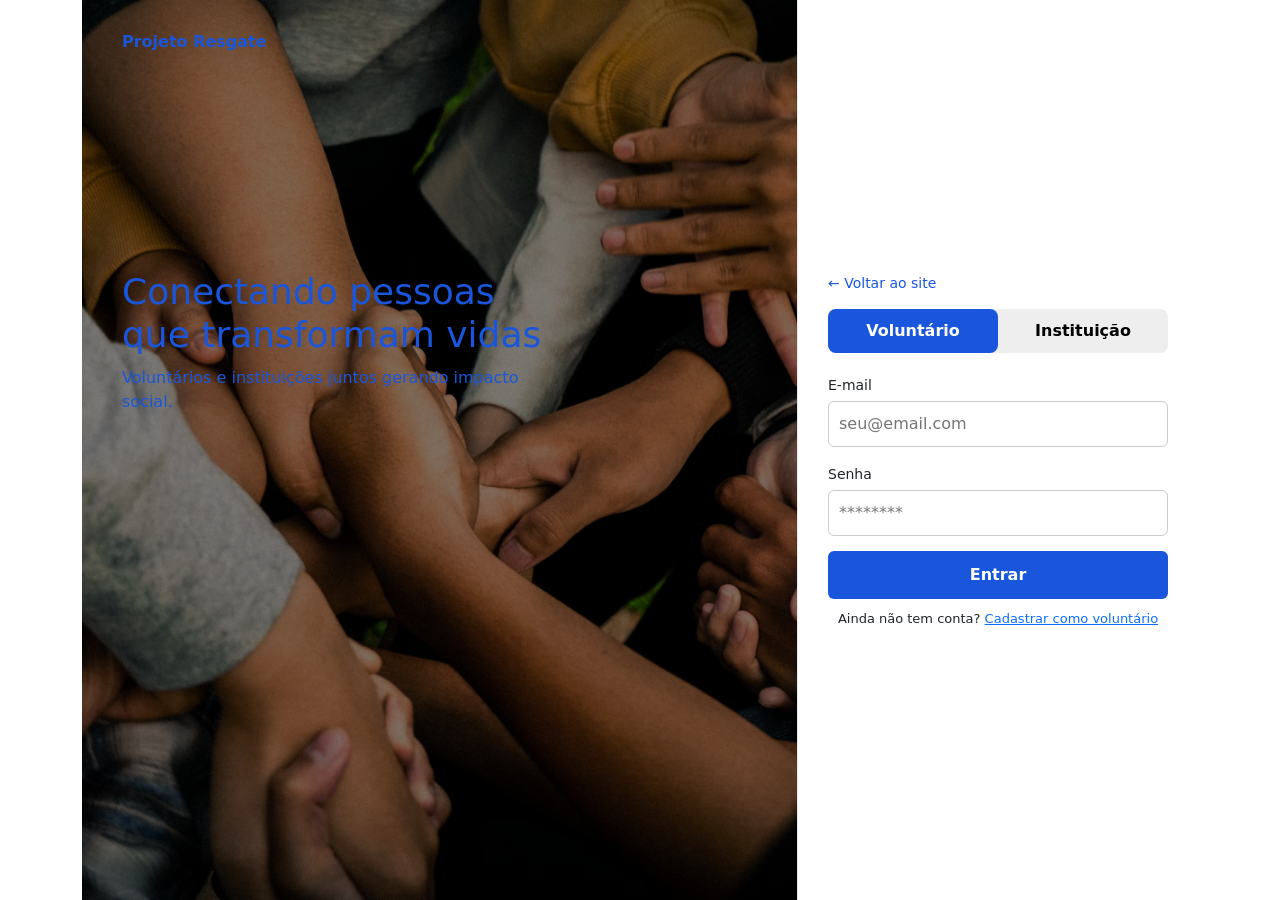
<file: src/Pages/meus-projetos.html>
<!DOCTYPE html>
<html lang="pt-BR">

<head>
    <meta charset="UTF-8">
    <meta name="viewport" content="width=device-width, initial-scale=1.0">
    <title>Meus Projetos - Projeto Resgate</title>
    <link href="https://cdn.jsdelivr.net/npm/bootstrap@5.3.3/dist/css/bootstrap.min.css" rel="stylesheet" integrity="sha384-QWTKZyjpPEjISv5WaRU9OFeRpok6YctnYmDr5pNlyT2bRjXh0JMhjY6hW+ALEwIH" crossorigin="anonymous">
    <link rel="stylesheet" href="https://cdn.jsdelivr.net/npm/bootstrap-icons@1.11.1/font/bootstrap-icons.css">
    <link rel="stylesheet" href="../Css/painel-Voluntario.css">
    <link rel="stylesheet" href="../Css/meus-projetos.css">
</head>

<body>
    <div id="app" class="container-app">
        <!-- Barra Lateral -->
        <aside id="barra-lateral" class="barra-lateral">
            <div class="logo-barra-lateral">
                <i class="bi bi-heart-pulse-fill" style="color: #1A56DB; font-size: 1.5rem; margin-right: 8px;"></i>
                Projeto Resgate
            </div>
            <nav class="navegacao-barra-lateral">
                <ul id="menu-navegacao">
                    <li>
                        <a href="landing_page.html" id="link-inicio">
                            <i class="bi bi-house fs-5 me-2"></i>
                            Início
                        </a>
                    </li>
                    <li>
                        <a href="projetos.html" id="link-explorar">
                            <i class="bi bi-search fs-5 me-2"></i>
                            Explorar Projetos
                        </a>
                    </li>
                    <li class="ativo">
                        <a href="meus-projetos.html" id="link-meus-projetos">
                            <i class="bi bi-check-circle fs-5 me-2"></i>
                            Meus Projetos
                        </a>
                    </li>
                    <li>
                        <a href="painel-Voluntario.html" id="link-perfil">
                            <i class="bi bi-person fs-5 me-2"></i>
                            Meu Perfil
                        </a>
                    </li>
                </ul>
            </nav>
            <div class="rodape-barra-lateral">
                <a href="#" onclick="Auth.sair(); return false;" id="link-sair-conta" class="link-sair">
                    <i class="bi bi-box-arrow-right fs-5 me-2"></i>
                    Sair da Conta
                </a>
            </div>
        </aside>

        <!-- Conteúdo Principal -->
        <div class="conteudo-principal">
            <!-- Barra Superior -->
            <header class="barra-superior">
                <div class="barra-busca">
                    <i class="bi bi-search fs-5 text-secondary"></i>
                    <input type="text" id="input-busca" placeholder="Buscar em meus projetos..." />
                </div>
                <div class="acoes-barra-superior">
                    <div id="perfil-usuario-topo" class="perfil-usuario">
                        <div class="info-usuario">
                            <span id="nome-usuario-logado" class="nome-usuario">JSON JS</span>
                            <span class="funcao-usuario">Voluntária</span>
                        </div>
                        <div class="avatar-usuario">
                            <i class="bi bi-person-circle fs-2 text-secondary"></i>
                        </div>
                    </div>
                </div>
            </header>

            <!-- Conteúdo da Página -->
            <main id="conteudo-pagina" class="conteudo-pagina">
                <div class="migalhas-pao">
                    <span>Início</span> / <span class="ativo">Meus Projetos</span>
                </div>

                <div class="cabecalho-pagina mb-4">
                    <div class="titulo-pagina">
                        <h1>Meus Projetos</h1>
                        <p>Acompanhe o andamento das suas candidaturas, interações e contribuições voluntárias</p>
                    </div>
                </div>

                <!-- Abas de Filtros de Status -->
                <div id="abas-projetos" class="abas mb-4">
                    <div id="aba-todos" class="aba ativo">Todos (<span id="count-todos">0</span>)</div>
                    <div id="aba-andamento" class="aba">Em Andamento (<span id="count-andamento">0</span>)</div>
                    <div id="aba-aguardando" class="aba">Aguardando Início (<span id="count-aguardando">0</span>)</div>
                    <div id="aba-concluidos" class="aba">Concluídos (<span id="count-concluidos">0</span>)</div>
                    <div id="aba-recusados" class="aba">Recusados (<span id="count-recusados">0</span>)</div>
                </div>

                <!-- Lista de Projetos -->
                <div id="lista-minhas-candidaturas" class="lista-projetos-voluntario d-flex flex-column gap-3">
                    <!-- Candidaturas renderizadas dinamicamente aqui -->
                </div>
            </main>
        </div>
    </div>

    <!-- Modal de Contato da Instituição -->
    <div class="modal fade" id="modalContatoNGO" tabindex="-1" aria-labelledby="modalContatoNGOLabel" aria-hidden="true">
        <div class="modal-dialog modal-dialog-centered">
            <div class="modal-content rounded-3 border-0 shadow-lg">
                <div class="modal-header border-bottom pb-3">
                    <h5 class="modal-title fw-bold text-dark" id="modalContatoNGOLabel">Contato da Organização</h5>
                    <button type="button" class="btn-close" data-bs-dismiss="modal" aria-label="Close"></button>
                </div>
                <div class="modal-body p-4">
                    <div class="d-flex align-items-center gap-3 mb-4">
                        <div class="logo-instituicao-modal d-flex align-items-center justify-content-center">
                            <i class="bi bi-building fs-4 text-secondary"></i>
                        </div>
                        <div>
                            <h4 id="modal-ngo-name" class="m-0 text-dark small fw-bold">ONG Letras Vivas</h4>
                            <p class="m-0 text-secondary small">Organização Social Parceira</p>
                        </div>
                    </div>
                    
                    <div class="d-flex flex-column gap-3">
                        <div class="d-flex gap-3 align-items-center">
                            <i class="bi bi-envelope text-secondary"></i>
                            <div>
                                <span class="d-block text-secondary small">E-mail para contato</span>
                                <strong id="modal-ngo-email" class="text-dark small">contato@letrasvivas.org.br</strong>
                            </div>
                        </div>
                        <div class="d-flex gap-3 align-items-center">
                            <i class="bi bi-telephone text-secondary"></i>
                            <div>
                                <span class="d-block text-secondary small">Telefone / WhatsApp</span>
                                <strong id="modal-ngo-phone" class="text-dark small">(19) 3256-4899</strong>
                            </div>
                        </div>
                    </div>
                </div>
                <div class="modal-footer border-top-0 pt-0">
                    <button type="button" class="btn btn-primary w-100 py-2 fw-bold text-white" data-bs-dismiss="modal">Fechar janela</button>
                </div>
            </div>
        </div>
    </div>

    <script src="https://cdn.jsdelivr.net/npm/bootstrap@5.3.3/dist/js/bootstrap.bundle.min.js" integrity="sha384-YvpcrYf0tY3lHB60NNkmXc5s9fDVZLESaAA55NDzOxhy9GkcIdslK1eN7N6jIeHz" crossorigin="anonymous"></script>
    <script src="../Js/database.js"></script>
    <script src="../Js/auth.js"></script>
    <script>
        const sessao = Auth.protegerRota();
        if (sessao && sessao.tipo !== 'voluntario') {
            window.location.href = "painel-Instituicao.html";
        }
        
        if (sessao) {
            document.getElementById('nome-usuario-logado').textContent = sessao.nome;
            
            const candidaturas = Database.obterCandidaturas().filter(c => c.id_voluntario === sessao.id);
            const container = document.getElementById('lista-minhas-candidaturas');
            
            if (candidaturas.length === 0) {
                container.innerHTML = '<p class="text-secondary text-center p-4">Você ainda não se candidatou a nenhum projeto.</p>';
            } else {
                let html = '';
                candidaturas.forEach(c => {
                    const projeto = Database.obterProjetoPorId(c.id_projeto);
                    if (!projeto) return;
                    
                    const ong = Database.obterOngPorId(projeto.id_ong);
                    const nomeOng = ong ? ong.nome : 'ONG Desconhecida';
                    const dataFormatada = c.data ? new Date(c.data).toLocaleDateString('pt-BR') : 'Data não registrada';
                    
                    html += `
                    <div class="item-projeto-voluntario d-flex align-items-center justify-content-between p-3 border rounded-3 bg-white card-projeto borda-azul">
                        <div class="d-flex align-items-center gap-3">
                            <div class="icone-projeto-vol azul d-flex align-items-center justify-content-center">
                                <i class="bi bi-heart-fill" style="color: #1A56DB; font-size: 1.2rem;"></i>
                            </div>
                            <div class="detalhes-projeto-vol">
                                <h3 class="m-0 small fw-bold d-flex align-items-center gap-2">
                                    ${projeto.titulo}
                                    <span class="status-badge-vol status-aguardando">${c.status || 'Pendente'}</span>
                                </h3>
                                <p class="text-secondary small m-0 mb-1">${nomeOng}</p>
                                <div class="meta-projeto-vol d-flex gap-3 text-secondary small">
                                    <span><i class="bi bi-geo-alt me-1"></i> ${projeto.localizacao}</span>
                                    <span>Candidatura: ${dataFormatada}</span>
                                </div>
                            </div>
                        </div>
                        <div class="acoes-projeto-vol d-flex gap-2">
                            <a href="detalhes-projeto.html?id=${projeto.id}" class="btn btn-outline-primary py-2 px-3 fw-bold small">Ver Detalhes</a>
                        </div>
                    </div>`;
                });
                container.innerHTML = html;
                
                const counts = {
                    todos: candidaturas.length,
                    andamento: candidaturas.filter(c => c.status && c.status.toLowerCase() === 'aprovado').length,
                    aguardando: candidaturas.filter(c => !c.status || c.status.toLowerCase() === 'pendente').length,
                    concluidos: candidaturas.filter(c => c.status && c.status.toLowerCase() === 'concluído').length,
                    recusados: candidaturas.filter(c => c.status && c.status.toLowerCase() === 'recusado').length
                };
                
                document.getElementById('count-todos').textContent = counts.todos;
                document.getElementById('count-andamento').textContent = counts.andamento;
                document.getElementById('count-aguardando').textContent = counts.aguardando;
                document.getElementById('count-concluidos').textContent = counts.concluidos;
                document.getElementById('count-recusados').textContent = counts.recusados;
            }
        }
    </script>
    
    <script>
        const modalContato = document.getElementById('modalContatoNGO');
        if (modalContato) {
            modalContato.addEventListener('show.bs.modal', function (event) {
                const button = event.relatedTarget;
                const ngoName = button.getAttribute('data-ngo-name');
                const ngoEmail = button.getAttribute('data-ngo-email');
                const ngoPhone = button.getAttribute('data-ngo-phone');
                
                document.getElementById('modal-ngo-name').textContent = ngoName;
                document.getElementById('modal-ngo-email').textContent = ngoEmail;
                document.getElementById('modal-ngo-phone').textContent = ngoPhone;
            });
        }
    </script>
</body>

</html>
</file>
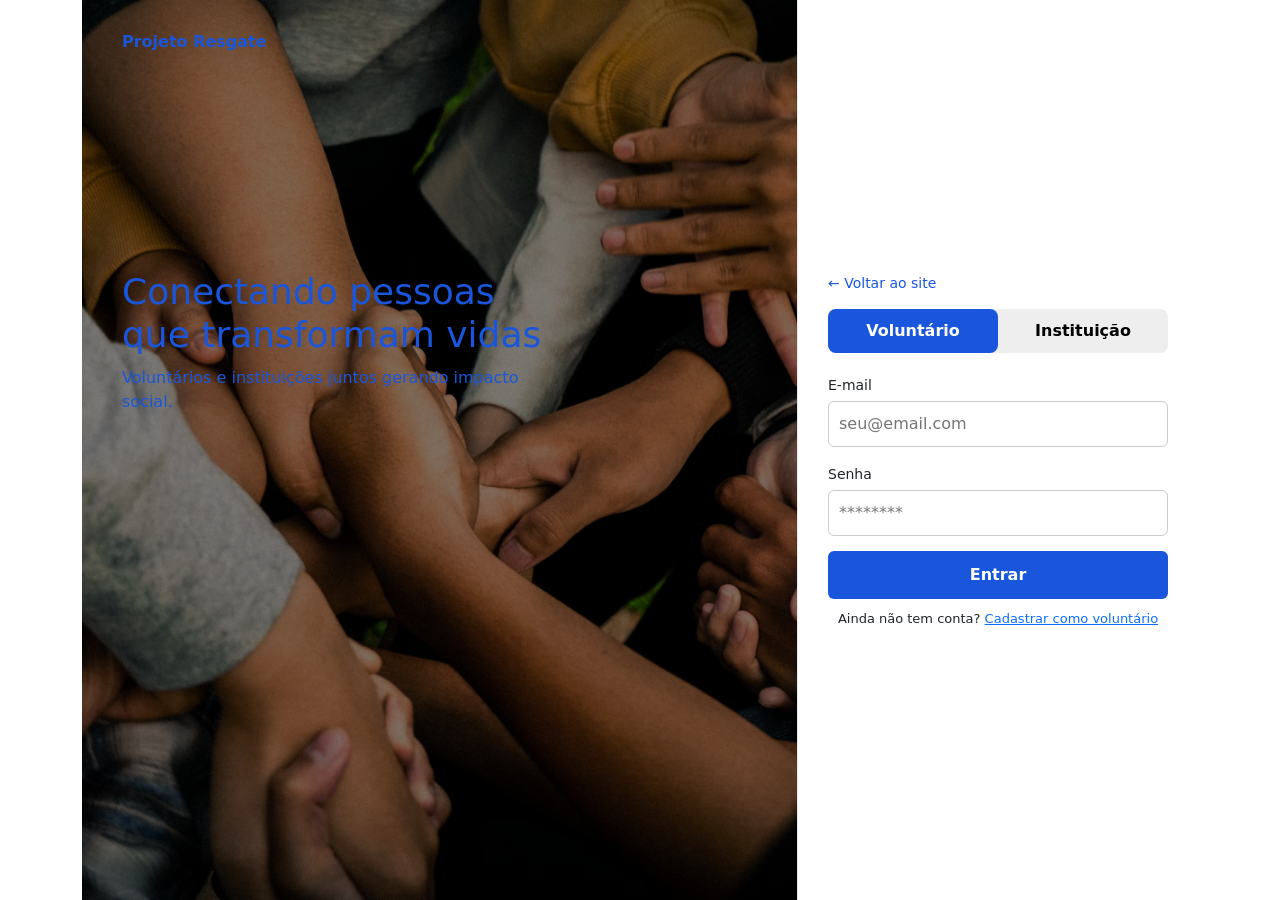
<file: src/Pages/painel-Instituicao.html>
<!DOCTYPE html>
<html lang="pt-BR">

<head>
    <meta charset="UTF-8">
    <meta name="viewport" content="width=device-width, initial-scale=1.0">
    <link rel="stylesheet" href="https://cdn.jsdelivr.net/npm/bootstrap-icons@1.11.1/font/bootstrap-icons.css">
    <link rel="stylesheet" href="../Css/painel-Instituicao.css">
    <title>Painel da Instituição - Projeto Resgate</title>
    <link href="https://cdn.jsdelivr.net/npm/bootstrap@5.3.3/dist/css/bootstrap.min.css" rel="stylesheet" integrity="sha384-sRIl4kxILFvY47J16cr9ZwB07vP4J8+LH7qKQnuqkuIAvNWLzeN8tE5YBujZqJLB" crossorigin="anonymous">
</head>

<body>
    <div id="app" class="container-app">
        <!-- Barra Lateral -->
        <aside id="barra-lateral" class="barra-lateral">
            <div class="logo-barra-lateral">
                <i class="bi bi-heart-pulse-fill" style="color: #1A56DB; font-size: 1.5rem; margin-right: 8px;"></i> Projeto Resgate
            </div>
            <nav class="navegacao-barra-lateral">
                <ul id="menu-navegacao">
                    <li>
                        <a href="landing_page.html" id="link-inicio">
                            <i class="bi bi-house fs-5 me-2"></i>
                            Início
                        </a>
                    </li>
                    <li>
                        <a href="projetos.html" id="link-explorar">
                            <i class="bi bi-search fs-5 me-2"></i> Explorar Projetos
                        </a>
                    </li>
                    <li class="ativo">
                        <a href="painel-Instituicao.html" id="link-painel-instituicao">
                            <i class="bi bi-person-badge fs-5 me-2"></i> Painel da Instituição
                        </a>
                    </li>
                    <li>
                        <a href="#lista-projetos-vinculados" id="link-meus-projetos">
                            <i class="bi bi-check-circle fs-5 me-2"></i> Meus Projetos
                        </a>
                    </li>
                    <li>
                        <a href="cadastro-projeto.html" id="link-criar-projeto">
                            <i class="bi bi-plus-circle fs-5 me-2"></i> Criar Projeto
                        </a>
                    </li>
                </ul>
            </nav>
            <div class="rodape-barra-lateral">
                <a href="#" onclick="Auth.sair(); return false;" id="link-sair-conta" class="link-sair">
                    <i class="bi bi-box-arrow-right fs-5 me-2"></i> Sair da Conta
                </a>
            </div>
        </aside>

        <!-- Conteudo Principal -->
        <div class="conteudo-principal">
            <!-- Barra Superior -->
            <header class="barra-superior">
                <div class="barra-busca">
                    <i class="bi bi-search fs-5 me-2"></i>
                    <input type="text" id="input-busca" placeholder="Buscar projetos, instituições ou voluntários...">
                </div>
                <div class="acoes-barra-superior">
                    <a href="cadastro-projeto.html" id="btn-novo-projeto-topo" class="btn-primario" style="text-decoration:none;">Novo Projeto</a>
                    <div id="perfil-usuario-topo" class="perfil-usuario">
                        <div class="info-usuario">
                            <span id="nome-usuario-logado" class="nome-usuario">JSON JS</span>
                            <span class="funcao-usuario">Instituição</span>
                        </div>
                        <div class="avatar-usuario">
                            <i class="bi bi-building fs-5 me-2"></i>
                        </div>
                    </div>
                </div>
            </header>

            <!-- Conteudo da Pagina -->
            <main id="conteudo-pagina" class="conteudo-pagina">
                <div class="cabecalho-pagina">
                    <div class="titulo-pagina">
                        <h1>Painel da Instituição</h1>
                        <p>Gerencie o perfil institucional e os projetos da sua organização</p>
                    </div>
                    <div class="migalhas-pao">
                        <span>Início</span> / <span class="ativo">Painel da Instituição</span>
                    </div>
                </div>

                <!-- Cartao de Perfil -->
                <div id="cartao-perfil-instituicao" class="cartao-perfil">
                    <div class="cabecalho-perfil">
                        <div class="principal-perfil">
                            <div class="logo-perfil"><i class="bi bi-building" style="font-size: 48px; color: #9CA3AF;"></i></div>
                            <div class="nome-perfil">
                                <h2 id="ong-nome">JSON JS</h2>
                                <p>JSON JS</p>
                            </div>
                        </div>
                        <button id="btn-editar-perfil" class="btn-contorno">Editar Perfil</button>
                    </div>
                    <div class="detalhes-perfil">
                        <div class="grupo-detalhe">
                            <h4>DESCRIÇÃO</h4>
                            <p id="ong-descricao" style="color: #6B7280;">Adicione uma descrição sobre a sua Instituição para que os voluntários possam conhecê-la melhor.</p>
                        </div>
                        <div class="grupo-detalhe">
                            <h4>ÁREA DE ATUAÇÃO</h4>
                            <p id="ong-causa">Não definida</p>
                            <h4 style="margin-top: 16px;">LOCALIZAÇÃO</h4>
                            <p id="ong-localizacao">Não definida</p>
                        </div>
                        <div class="grupo-detalhe">
                            <h4>CONTATO</h4>
                            <ul>
                                <li>
                                    <i class="bi bi-envelope text-secondary me-2"></i>
                                    <span id="ong-email">Não definido</span>
                                </li>
                                <li><i class="bi bi-building text-secondary me-2"></i> CNPJ: <span id="ong-cnpj">Não definido</span></li>
                                <li>
                                    <i class="bi bi-telephone text-secondary me-2"></i>
                                    <span id="ong-telefone">Não definido</span>
                                </li>
                            </ul>
                            <h4 style="margin-top: 16px;">RESPONSÁVEL</h4>
                            <p id="ong-responsavel">Não definido</p>
                        </div>
                    </div>
                </div>

                <!-- Projetos Vinculados -->
                <div class="cabecalho-secao">
                    <h2>Projetos Vinculados</h2>
                    <a href="cadastro-projeto.html" id="btn-criar-novo-projeto" class="btn-primario" style="text-decoration:none;">Criar Novo Projeto</a>
                </div>

                <div id="abas-projetos" class="abas mb-4">
                    <div id="aba-ativos" class="aba ativo">Ativos (<span id="count-ativos">0</span>)</div>
                    <div id="aba-revisao" class="aba">Em Revisão (<span id="count-revisao">0</span>)</div>
                    <div id="aba-encerrados" class="aba">Encerrados (<span id="count-encerrados">0</span>)</div>
                </div>

                <div id="lista-projetos-vinculados" class="lista-projetos">
                    <!-- Projetos serão renderizados dinamicamente aqui -->
                </div>
                </div>
            </main>
        </div>
    </div>


    <script src="https://cdn.jsdelivr.net/npm/bootstrap@5.3.3/dist/js/bootstrap.bundle.min.js" integrity="sha384-YvpcrYf0tY3lHB60NNkmXc5s9fDVZLESaAA55NDzOxhy9GkcIdslK1eN7N6jIeHz" crossorigin="anonymous"></script>
    <script src="../Js/database.js"></script>
    <script src="../Js/auth.js"></script>

    <script>
        // Protege a rota e garante que só ong acesse
        const sessao = Auth.protegerRota();
        if (sessao && sessao.tipo !== 'ong') {
            window.location.href = "painel-Voluntario.html";
        }

        if (sessao) {
            document.getElementById('nome-usuario-logado').textContent = sessao.nome;
            
            let ong = Database.obterOngPorId(sessao.id) || Database.obterOngPorEmailOuCnpj(sessao.email);
            if(ong) {
                // Atualizar cartão de perfil com dados da ONG
                const h2Elements = document.querySelectorAll('.cartao-perfil h2');
                if(h2Elements.length > 0) h2Elements[0].textContent = ong.nome;
                
                const pElements = document.querySelectorAll('.cartao-perfil .nome-perfil p');
                if(pElements.length > 0) pElements[0].textContent = ong.causa || 'Instituição';
                
                // Injetar dados dinâmicos na tela principal
                if (ong.descricao) {
                    const descEl = document.getElementById('ong-descricao');
                    descEl.textContent = ong.descricao;
                    descEl.style.color = '#1E3A5F';
                }
                
                document.getElementById('ong-causa').textContent = ong.causa || 'Não definida';
                document.getElementById('ong-localizacao').textContent = ong.localizacao || 'Não definida';
                document.getElementById('ong-email').textContent = ong.email || 'Não definido';
                document.getElementById('ong-cnpj').textContent = ong.cnpj || 'Não definido';
                document.getElementById('ong-telefone').textContent = ong.telefone || 'Não informado';
                document.getElementById('ong-responsavel').textContent = ong.responsavel || 'Não definido';
                
                // Lógica de Edição Inline
                const btnEditar = document.getElementById('btn-editar-perfil');
                const camposEditaveis = [
                    document.getElementById('ong-nome'),
                    document.getElementById('ong-descricao'),
                    document.getElementById('ong-causa'),
                    document.getElementById('ong-localizacao'),
                    document.getElementById('ong-telefone'),
                    document.getElementById('ong-responsavel')
                ];
                
                let editando = false;
                
                btnEditar.addEventListener('click', function() {
                    editando = !editando;
                    
                    if (editando) {
                        btnEditar.textContent = "Salvar Perfil";
                        btnEditar.style.backgroundColor = "#1A56DB";
                        btnEditar.style.color = "white";
                        btnEditar.style.borderColor = "#1A56DB";
                        
                        camposEditaveis.forEach(campo => {
                            if(campo) {
                                campo.contentEditable = "true";
                                campo.style.backgroundColor = "#f3f4f6";
                                campo.style.padding = "4px 8px";
                                campo.style.borderRadius = "4px";
                                campo.style.outline = "2px dashed #1A56DB";
                            }
                        });
                        
                        camposEditaveis[0].focus();
                        
                    } else {
                        btnEditar.textContent = "Editar Perfil";
                        btnEditar.style.backgroundColor = "transparent";
                        btnEditar.style.color = "#1E3A5F";
                        btnEditar.style.borderColor = "#e2e8f0";
                        
                        camposEditaveis.forEach(campo => {
                            if(campo) {
                                campo.contentEditable = "false";
                                campo.style.backgroundColor = "transparent";
                                campo.style.padding = "0";
                                campo.style.outline = "none";
                            }
                        });
                        
                        // Salvar no banco
                        ong.nome = camposEditaveis[0].innerText.trim() || ong.nome;
                        ong.descricao = camposEditaveis[1].innerText.trim() || ong.descricao;
                        ong.causa = camposEditaveis[2].innerText.trim() || ong.causa;
                        ong.localizacao = camposEditaveis[3].innerText.trim() || ong.localizacao;
                        ong.telefone = camposEditaveis[4].innerText.trim() || ong.telefone;
                        ong.responsavel = camposEditaveis[5].innerText.trim() || ong.responsavel;
                        
                        Database.salvarOng(ong);
                        
                        sessao.nome = ong.nome;
                        Auth.iniciarSessao('ong', sessao);
                        
                        document.getElementById('nome-usuario-logado').textContent = sessao.nome;
                    }
                });

                // Renderizar Projetos
                const projetos = Database.obterProjetosPorOng(ong.id);
                const containerProjetos = document.getElementById('lista-projetos-vinculados');
                
                if (projetos.length === 0) {
                    containerProjetos.innerHTML = '<p style="padding: 20px; color: #6b7280; text-align: center;">Nenhum projeto cadastrado ainda.</p>';
                } else {
                    let html = '';
                    projetos.forEach(p => {
                        const candidaturas = Database.obterCandidaturas().filter(c => c.id_projeto === p.id);
                        
                        html += `
                        <div class="item-projeto">
                            <div class="info-projeto">
                                <div class="icone-projeto azul" style="display: flex; align-items: center; justify-content: center;">
                                    <i class="bi bi-heart text-white fs-4"></i>
                                </div>
                                <div class="detalhes-projeto">
                                    <h3>${p.titulo}<span class="status-badge ativo">Ativo</span></h3>
                                    <div class="meta-projeto">
                                        <span><i class="bi bi-geo-alt text-secondary me-1"></i> ${p.localizacao}</span>
                                        <span><i class="bi bi-heart text-secondary me-1"></i> ${p.causa}</span>
                                        <span><i class="bi bi-calendar text-secondary me-1"></i> ${new Date(p.dataCriacao).toLocaleDateString('pt-BR')}</span>
                                        <span><i class="bi bi-person text-secondary me-1"></i> ${p.vagas} vagas</span>
                                        <span><i class="bi bi-people text-secondary me-1"></i> ${candidaturas.length} interessados</span>
                                    </div>
                                </div>
                            </div>
                            <div class="acoes-projeto" style="align-items: center; gap: 8px; flex-wrap: wrap;">
                                <a href="detalhes-projeto.html?id=${p.id}" class="btn-primario" style="padding: 8px 16px; text-decoration: none;"><i class="bi bi-eye me-1"></i>Ver Detalhes</a>
                                <a href="cadastro-projeto.html?edit=${p.id}" class="btn-contorno" style="padding: 8px 16px; text-decoration: none;"><i class="bi bi-pencil me-1"></i>Editar</a>
                                <button class="btn-contorno btn-excluir-projeto" data-id="${p.id}" style="padding: 8px 16px; color: #DC2626; border-color: #DC2626;"><i class="bi bi-trash me-1"></i>Excluir</button>
                            </div>
                        </div>`;
                    });
                    containerProjetos.innerHTML = html;
                    
                    // Event listeners para exclusão
                    document.querySelectorAll('.btn-excluir-projeto').forEach(btn => {
                        btn.addEventListener('click', function() {
                            const id = this.getAttribute('data-id');
                            if (confirm('Tem certeza que deseja excluir este projeto? Todas as candidaturas vinculadas também serão removidas. Esta ação não pode ser desfeita.')) {
                                Database.excluirProjeto(id);
                                alert('Projeto excluído com sucesso!');
                                window.location.reload();
                            }
                        });
                    });
                }
                
                // Contadores dinâmicos
                const countAtivos = projetos.filter(p => p.status === 'ativo' || !p.status || p.status === '').length;
                const countRevisao = projetos.filter(p => p.status === 'revisao').length;
                const countEncerrados = projetos.filter(p => p.status === 'encerrado').length;
                
                document.getElementById('count-ativos').textContent = countAtivos;
                document.getElementById('count-revisao').textContent = countRevisao;
                document.getElementById('count-encerrados').textContent = countEncerrados;
            }
        }
    </script>
</body>

</html>
</file>
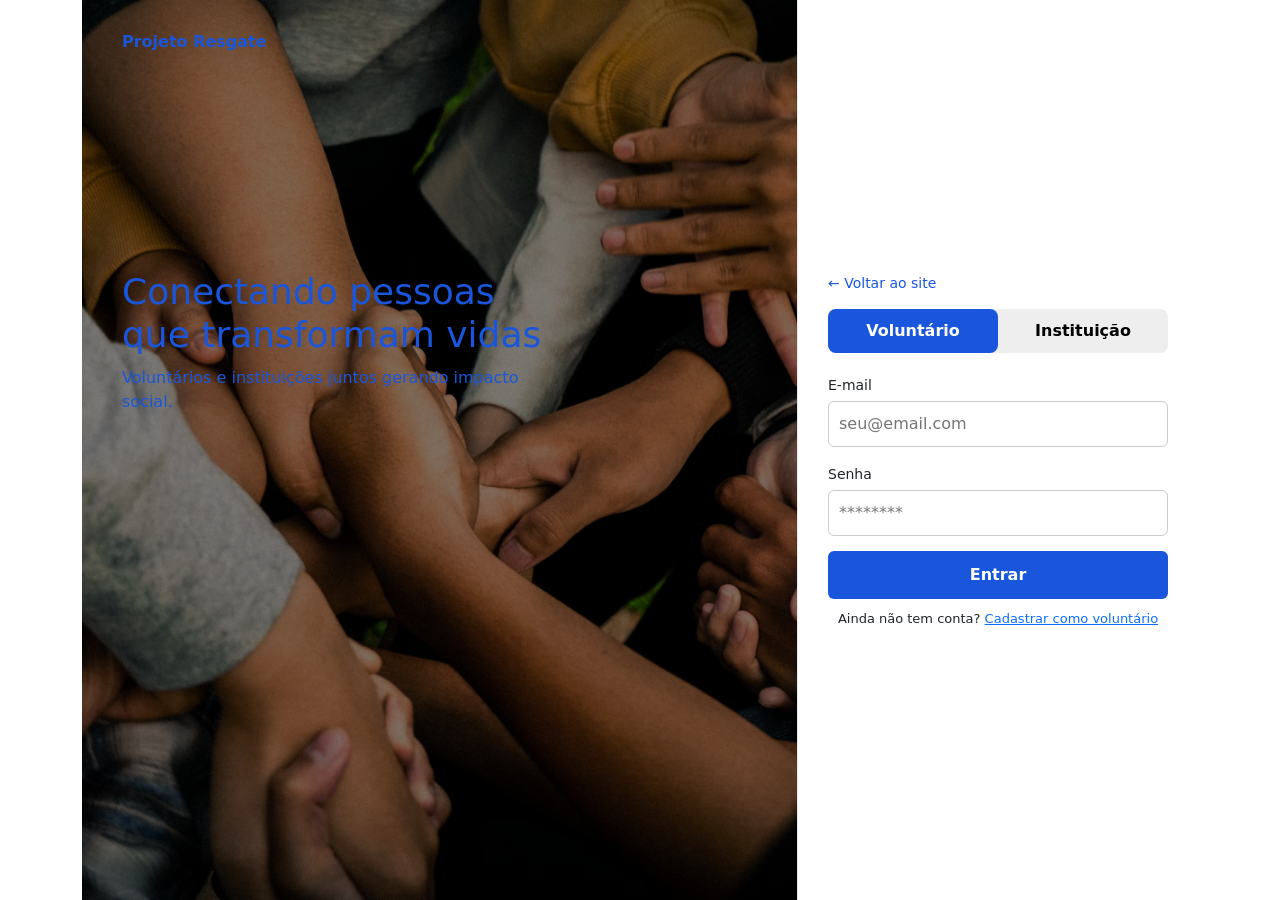
<file: src/Pages/painel-Voluntario.html>
<!doctype html>
<html lang="pt-BR">

<head>
    <meta charset="UTF-8" />
    <meta name="viewport" content="width=device-width, initial-scale=1.0" />
    <title>Meu Perfil - Projeto Resgate</title>
    <link rel="stylesheet" href="../Css/painel-Voluntario.css" />
    <link rel="stylesheet" href="https://cdn.jsdelivr.net/npm/bootstrap-icons@1.11.1/font/bootstrap-icons.css">
    <link href="https://cdn.jsdelivr.net/npm/bootstrap@5.3.3/dist/css/bootstrap.min.css" rel="stylesheet"
        integrity="sha384-sRIl4kxILFvY47J16cr9ZwB07vP4J8+LH7qKQnuqkuIAvNWLzeN8tE5YBujZqJLB" crossorigin="anonymous">
</head>

<body>
    <div id="app" class="container-app">
        <!-- Barra Lateral -->
        <aside id="barra-lateral" class="barra-lateral">
            <div class="logo-barra-lateral">
                <i class="bi bi-heart-pulse-fill" style="color: #1A56DB; font-size: 1.5rem; margin-right: 8px;"></i>
                Projeto Resgate
            </div>
            <nav class="navegacao-barra-lateral">
                <ul id="menu-navegacao">
                    <li>
                        <a href="landing_page.html" id="link-inicio">
                            <i class="bi bi-house fs-5 me-2"></i>
                            Início
                        </a>
                    </li>
                    <li>
                        <a href="projetos.html" id="link-explorar">
                            <i class="bi bi-search fs-5 me-2"></i>
                            Explorar Projetos
                        </a>
                    </li>
                    <li>
                        <a href="meus-projetos.html" id="link-meus-projetos">
                            <i class="bi bi-check-circle fs-5 me-2"></i>
                            Meus Projetos
                        </a>
                    </li>
                    <li class="ativo">
                        <a href="painel-Voluntario.html" id="link-perfil">
                            <i class="bi bi-person fs-5 me-2"></i>
                            Meu Perfil
                        </a>
                    </li>
                </ul>
            </nav>
            <div class="rodape-barra-lateral">
                <a href="#" onclick="Auth.sair(); return false;" id="link-sair-conta" class="link-sair">
                    <i class="bi bi-box-arrow-right fs-5 me-2"></i>
                    Sair da Conta
                </a>
            </div>
        </aside>

        <!-- Conteudo Principal -->
        <div class="conteudo-principal">
            <!-- Barra Superior -->
            <header class="barra-superior">
                <div class="barra-busca">
                    <i class="bi bi-search fs-5 text-secondary"></i>
                    <input type="text" id="input-busca" placeholder="Buscar projetos, instituições ou voluntários..." />
                </div>
                <div class="acoes-barra-superior">
                    <div id="perfil-usuario-topo" class="perfil-usuario">
                        <div class="info-usuario">
                            <span id="nome-usuario-logado" class="nome-usuario">JSON JS</span>
                            <span class="funcao-usuario">Voluntária</span>
                        </div>
                        <div class="avatar-usuario">
                            <i class="bi bi-person-circle fs-2 text-secondary"></i>
                        </div>
                    </div>
                </div>
            </header>

            <!-- Conteudo da Pagina -->
            <main id="conteudo-pagina" class="conteudo-pagina">
                <div class="migalhas-pao">
                    <span>Início</span> / <span class="ativo">Meu Perfil</span>
                </div>

                <div class="layout-perfil">
                    <!-- Coluna Esquerda -->
                    <div class="coluna-esquerda">
                        <!-- Dados Cadastrais -->
                        <div id="secao-dados-cadastrais" class="cartao">
                            <div class="cabecalho-cartao">
                                <h2 class="titulo-cartao">Dados Cadastrais</h2>
                                <button id="btn-editar-perfil" class="btn-contorno">
                                    Editar Perfil
                                </button>
                            </div>
                            <div class="dados-cadastrais-container">
                                <div class="upload-avatar">
                                    <div class="avatar-grande">
                                        <i class="bi bi-person-circle fs-2 text-secondary"></i>
                                    </div>
                                </div>
                                <form id="form-dados-cadastrais" class="grade-formulario">
                                    <div class="grupo-formulario">
                                        <label for="input-nome">Nome completo</label>
                                        <input type="text" id="input-nome" class="controle-formulario" value="JSON JS"
                                            readonly />
                                    </div>
                                    <div class="grupo-formulario">
                                        <label for="input-email">E-mail</label>
                                        <input type="email" id="input-email" class="controle-formulario" value="JSON JS"
                                            readonly />
                                    </div>
                                    <div class="grupo-formulario">
                                        <label for="input-telefone">Telefone</label>
                                        <input type="text" id="input-telefone" class="controle-formulario"
                                            value="(11) 98765-3210" readonly />
                                    </div>
                                    <div class="grupo-formulario">
                                        <label for="input-localizacao">Localização</label>
                                        <input type="text" id="input-localizacao" class="controle-formulario"
                                            value="São Paulo, SP" readonly />
                                    </div>
                                    <div class="grupo-formulario">
                                        <label for="input-data-nascimento">Data de nascimento</label>
                                        <input type="text" id="input-data-nascimento" class="controle-formulario"
                                            value="15/03/1995" readonly />
                                    </div>
                                    <div class="grupo-formulario">
                                        <label for="input-genero">Gênero</label>
                                        <input type="text" id="input-genero" class="controle-formulario"
                                            value="Feminino" readonly />
                                    </div>
                                </form>
                            </div>
                        </div>

                        <!-- Biografia -->
                        <div id="secao-biografia" class="cartao">
                            <div class="cabecalho-cartao">
                                <h2 class="titulo-cartao">Biografia</h2>
                            </div>
                            <p id="texto-biografia" class="texto-bio">
                                Lorem ipsum, dolor sit amet consectetur adipisicing elit. A nisi quibusdam doloremque
                                laborum quae reiciendis accusamus praesentium quas! Culpa, amet? Repellendus similique
                                rem ipsa dicta incidunt, nihil reiciendis ipsam non.
                            </p>
                        </div>

                        <!-- Grid para Tags -->
                        <div class="grade-tags">
                            <div id="secao-areas-interesse" class="cartao">
                                <div class="cabecalho-cartao">
                                    <h2 class="titulo-cartao">Áreas de Interesse</h2>
                                </div>
                                <div id="lista-areas-interesse" class="container-tags">
                                    <span class="etiqueta">Educação</span>
                                    <span class="etiqueta">Meio Ambiente</span>
                                    <span class="etiqueta">Saúde Comunitária</span>
                                    <span class="etiqueta">Direitos Humanos</span>
                                </div>
                                <button id="btn-add-interesse" class="btn-etiqueta" style="margin-top: 16px">
                                    <img src="/src/assets/circle-check-regular.png" class="icone-img-pequeno" />
                                    Adicionar
                                </button>
                            </div>
                            <div id="secao-habilidades" class="cartao">
                                <div class="cabecalho-cartao">
                                    <h2 class="titulo-cartao">Habilidades</h2>
                                </div>
                                <div id="lista-habilidades" class="container-tags">
                                    <span class="etiqueta cinza">Ensino e Tutoria</span>
                                    <span class="etiqueta cinza">Comunicação</span>
                                    <span class="etiqueta cinza">Organização de Eventos</span>
                                    <span class="etiqueta cinza">Design Gráfico</span>
                                </div>
                                <button id="btn-add-habilidade" class="btn-etiqueta" style="margin-top: 16px">
                                    <img src="/src/assets/circle-check-regular.png" class="icone-img-pequeno" />
                                    Adicionar
                                </button>
                            </div>
                            <div id="secao-disponibilidade" class="cartao">
                                <div class="cabecalho-cartao">
                                    <h2 class="titulo-cartao">Disponibilidade</h2>
                                </div>
                                <div id="lista-disponibilidade" class="lista-checkbox">
                                    <div class="item-checkbox">
                                        <img src="/src/assets/circle-check-regular.png" class="icone-img-pequeno" />
                                        Manhãs nos finais de semana
                                    </div>
                                    <div class="item-checkbox">
                                        <img src="/src/assets/circle-xmark-regular.png" class="icone-img-pequeno" />
                                        Tardes durante a semana
                                    </div>
                                    <div class="item-checkbox">
                                        <img src="/src/assets/circle-xmark-regular.png" class="icone-img-pequeno" />
                                        Noites durante a semana
                                    </div>
                                    <div class="item-checkbox">
                                        <img src="/src/assets/circle-check-regular.png" class="icone-img-pequeno" />
                                        Remoto / Online
                                    </div>
                                </div>
                            </div>
                            <div id="secao-causas-preferidas" class="cartao">
                                <div class="cabecalho-cartao">
                                    <h2 class="titulo-cartao">Causas Preferidas</h2>
                                </div>
                                <div id="lista-causas-preferidas" class="container-causas">
                                    <span class="badge-causa verde">
                                        <img src="/src/assets/hand-holding-hand-solid.png" class="icone-img-pequeno" />
                                        Sustentabilidade
                                    </span>
                                    <span class="badge-causa amarelo">
                                        <img src="/src/assets/hand-holding-hand-solid.png" class="icone-img-pequeno" />
                                        Alfabetização
                                    </span>
                                    <span class="badge-causa rosa">
                                        <img src="/src/assets/hand-holding-hand-solid.png" class="icone-img-pequeno" />
                                        Inclusão Social
                                    </span>
                                    <span class="badge-causa vermelho">
                                        <img src="/src/assets/hand-holding-hand-solid.png" class="icone-img-pequeno" />
                                        Combate à Fome
                                    </span>
                                </div>
                                <button id="btn-add-causa" class="btn-etiqueta" style="margin-top: 16px">
                                    <img src="/src/assets/circle-check-regular.png" class="icone-img-pequeno" />
                                    Adicionar
                                </button>
                            </div>
                        </div>

                        <!-- Histórico de Projetos -->
                        <div id="secao-historico-projetos" class="cartao">
                            <div class="cabecalho-cartao">
                                <h2 class="titulo-cartao">Histórico de Projetos</h2>
                                <a href="#" id="link-ver-todos-historico" class="btn-link">Ver todos</a>
                            </div>
                            <div id="lista-projetos-historico" class="lista-historico">
                                <div class="item-historico">
                                    <div class="info-historico">
                                        <div class="img-historico" style="display: flex; align-items: center; justify-content: center; background-color: #f3f4f6; border-radius: 8px;">
                                            <i class="bi bi-folder-fill fs-3 text-secondary"></i>
                                        </div>
                                        <div class="detalhes-historico">
                                            <h4>Horta Comunitária Vila Nova</h4>
                                            <p>Instituto Verde Vida - São Paulo, SP</p>
                                        </div>
                                    </div>
                                    <span class="texto-status concluido">Concluído</span>
                                </div>
                                <div class="item-historico">
                                    <div class="info-historico">
                                        <div class="img-historico" style="display: flex; align-items: center; justify-content: center; background-color: #f3f4f6; border-radius: 8px;">
                                            <i class="bi bi-folder-fill fs-3 text-secondary"></i>
                                        </div>
                                        <div class="detalhes-historico">
                                            <h4>Leitura para Todos</h4>
                                            <p>ONG Letras Vivas - Campinas, SP</p>
                                        </div>
                                    </div>
                                    <span class="texto-status andamento">Em andamento</span>
                                </div>
                            </div>
                        </div>
                    </div>
                </div>
            </main>
        </div>
    </div>
    <script src="https://cdn.jsdelivr.net/npm/bootstrap@5.3.3/dist/js/bootstrap.bundle.min.js" integrity="sha384-YvpcrYf0tY3lHB60NNkmXc5s9fDVZLESaAA55NDzOxhy9GkcIdslK1eN7N6jIeHz" crossorigin="anonymous"></script>
    <script src="../Js/database.js"></script>
    <script src="../Js/auth.js"></script>

    <script>
        // Protege a rota e garante que só voluntário acesse
        const sessao = Auth.protegerRota();
        if (sessao && sessao.tipo !== 'voluntario') {
            window.location.href = "painel-Instituicao.html";
        }

        if (sessao) {
            // Atualiza os dados no Header
            document.getElementById('nome-usuario-logado').textContent = sessao.nome;
            
            // Busca dados completos do banco
            const voluntario = Database.obterVoluntarioPorEmail(sessao.email);
            if(voluntario) {
                document.getElementById('input-nome').value = voluntario.nome;
                document.getElementById('input-email').value = voluntario.email;
                document.getElementById('input-localizacao').value = voluntario.cidade || '';
            }
        }

        // Lógica de Edição de Perfil do Voluntário
        const btnEditarPerfil = document.getElementById('btn-editar-perfil');
        const formInputs = document.querySelectorAll('#form-dados-cadastrais .controle-formulario');
        let editando = false;

        btnEditarPerfil.addEventListener('click', function() {
            editando = !editando;
            if (editando) {
                btnEditarPerfil.textContent = 'Salvar Alterações';
                btnEditarPerfil.style.backgroundColor = '#1A56DB';
                btnEditarPerfil.style.color = 'white';
                btnEditarPerfil.style.borderColor = '#1A56DB';
                
                formInputs.forEach(input => {
                    input.removeAttribute('readonly');
                    input.style.backgroundColor = 'white';
                    input.style.border = '1px solid #ccc';
                });
            } else {
                btnEditarPerfil.textContent = 'Editar Perfil';
                btnEditarPerfil.style.backgroundColor = '';
                btnEditarPerfil.style.color = '';
                btnEditarPerfil.style.borderColor = '';
                
                // Salva alterações no localstorage
                if (sessao && sessao.email) {
                    const voluntarios = JSON.parse(localStorage.getItem('voluntarios')) || [];
                    const idx = voluntarios.findIndex(v => v.email === sessao.email);
                    if (idx !== -1) {
                        voluntarios[idx].nome = document.getElementById('input-nome').value;
                        voluntarios[idx].email = document.getElementById('input-email').value;
                        voluntarios[idx].cidade = document.getElementById('input-localizacao').value;
                        localStorage.setItem('voluntarios', JSON.stringify(voluntarios));
                        
                        // Atualiza no header a sessão atual
                        sessao.nome = voluntarios[idx].nome;
                        localStorage.setItem('usuarioLogado', JSON.stringify(sessao));
                        document.getElementById('nome-usuario-logado').textContent = sessao.nome;
                    }
                }

                formInputs.forEach(input => {
                    input.setAttribute('readonly', 'true');
                    input.style.backgroundColor = '';
                    input.style.border = '';
                });
            }
        });
    </script>
</body>

</html>
</file>
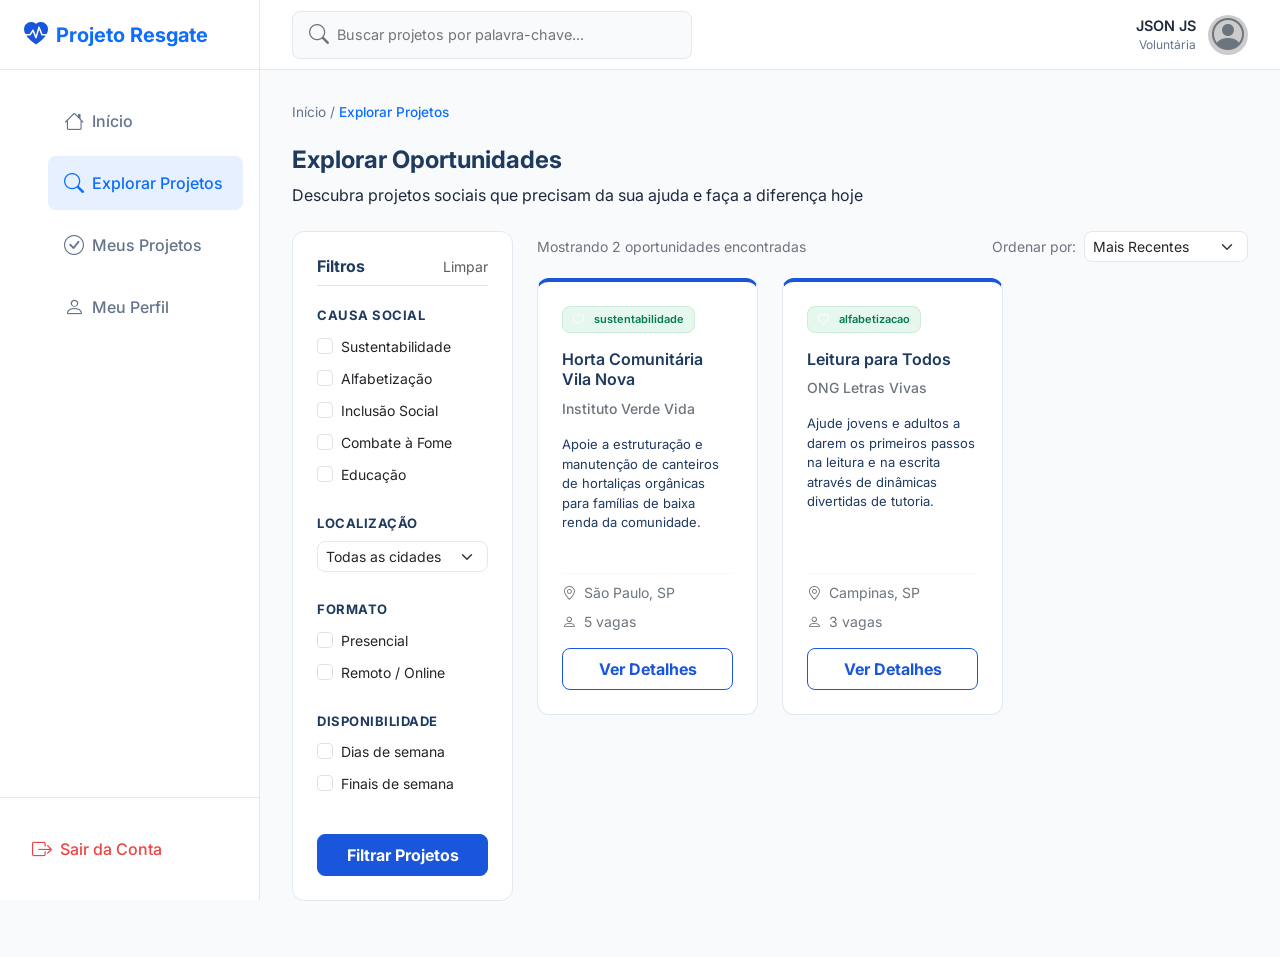
<file: src/Pages/projetos.html>
<!DOCTYPE html>
<html lang="pt-BR">

<head>
    <meta charset="UTF-8">
    <meta name="viewport" content="width=device-width, initial-scale=1.0">
    <title>Explorar Projetos - Projeto Resgate</title>
    <!-- Bootstrap CSS (Versão correta 5.3.3) -->
    <link href="https://cdn.jsdelivr.net/npm/bootstrap@5.3.3/dist/css/bootstrap.min.css" rel="stylesheet" integrity="sha384-QWTKZyjpPEjISv5WaRU9OFeRpok6YctnYmDr5pNlyT2bRjXh0JMhjY6hW+ALEwIH" crossorigin="anonymous">
    <!-- Estilo Geral do Dashboard (Herdado para consistência) -->
    <link rel="stylesheet" href="https://cdnjs.cloudflare.com/ajax/libs/font-awesome/6.0.0-beta3/css/all.min.css">
    <link href="https://fonts.googleapis.com/css2?family=Inter:wght@400;500;600;700&display=swap" rel="stylesheet">
    <link rel="stylesheet" href="https://cdn.jsdelivr.net/npm/bootstrap-icons@1.11.1/font/bootstrap-icons.css">
    <link rel="stylesheet" href="../Css/global.css">
    <link rel="stylesheet" href="../Css/painel-Voluntario.css">
    <!-- Estilo Específico da página de Explorar Projetos -->
    <link rel="stylesheet" href="../Css/projetos.css">
</head>

<body>
    <div id="app" class="container-app">
        <!-- Barra Lateral -->
        <aside id="barra-lateral" class="barra-lateral">
            <div class="logo-barra-lateral">
                <i class="bi bi-heart-pulse-fill" style="color: #1A56DB; font-size: 1.5rem; margin-right: 8px;"></i>
                Projeto Resgate
            </div>
            <nav class="navegacao-barra-lateral">
                <ul id="menu-navegacao">
                    <li>
                        <a href="landing_page.html" id="link-inicio">
                            <i class="bi bi-house fs-5 me-2"></i>
                            Início
                        </a>
                    </li>
                    <li class="ativo">
                        <a href="projetos.html" id="link-explorar">
                            <i class="bi bi-search fs-5 me-2"></i>
                            Explorar Projetos
                        </a>
                    </li>
                    <li>
                        <a href="meus-projetos.html" id="link-meus-projetos">
                            <i class="bi bi-check-circle fs-5 me-2"></i>
                            Meus Projetos
                        </a>
                    </li>
                    <li>
                        <a href="painel-Voluntario.html" id="link-perfil">
                            <i class="bi bi-person fs-5 me-2"></i>
                            Meu Perfil
                        </a>
                    </li>
                </ul>
            </nav>
            <div class="rodape-barra-lateral">
                <a href="#" onclick="Auth.sair(); return false;" id="link-sair-conta" class="link-sair">
                    <i class="bi bi-box-arrow-right fs-5 me-2"></i>
                    Sair da Conta
                </a>
            </div>
        </aside>

        <!-- Conteúdo Principal -->
        <div class="conteudo-principal">
            <!-- Barra Superior -->
            <header class="barra-superior">
                <div class="barra-busca">
                    <i class="bi bi-search fs-5 text-secondary"></i>
                    <input type="text" id="input-busca" placeholder="Buscar projetos por palavra-chave..." />
                </div>
                <div class="acoes-barra-superior">
                    <div id="perfil-usuario-topo" class="perfil-usuario">
                        <div class="info-usuario">
                            <span id="nome-usuario-logado" class="nome-usuario">JSON JS</span>
                            <span class="funcao-usuario">Voluntária</span>
                        </div>
                        <div class="avatar-usuario">
                            <i class="bi bi-person-circle fs-2 text-secondary" style="margin-right: 0;"></i>
                        </div>
                    </div>
                </div>
            </header>

            <!-- Conteúdo da Página -->
            <main id="conteudo-pagina" class="conteudo-pagina">
                <div class="migalhas-pao">
                    <span>Início</span> / <span class="ativo">Explorar Projetos</span>
                </div>

                <div class="cabecalho-pagina mb-4">
                    <div class="titulo-pagina">
                        <h1>Explorar Oportunidades</h1>
                        <p>Descubra projetos sociais que precisam da sua ajuda e faça a diferença hoje</p>
                    </div>
                </div>

                <!-- Estrutura em Grade do Bootstrap -->
                <div class="row g-4">
                    <!-- Coluna de Filtros (Esquerda) -->
                    <div class="col-lg-3">
                        <div class="cartao p-4 filtro-container">
                            <div class="d-flex justify-content-between align-items-center mb-3 pb-2 border-bottom">
                                <h2 class="titulo-cartao m-0">Filtros</h2>
                                <a href="#" class="text-decoration-none text-muted small" id="btn-limpar-filtros">Limpar</a>
                            </div>

                            <!-- Filtro de Causa -->
                            <div class="filtro-grupo mb-4">
                                <label class="rotulo-filtro fw-bold mb-2">Causa Social</label>
                                <div class="form-check mb-2">
                                    <input class="form-check-input" type="checkbox" value="sustentabilidade" id="causa-sustentabilidade">
                                    <label class="form-check-label text-dark small" for="causa-sustentabilidade">Sustentabilidade</label>
                                </div>
                                <div class="form-check mb-2">
                                    <input class="form-check-input" type="checkbox" value="alfabetizacao" id="causa-alfabetizacao">
                                    <label class="form-check-label text-dark small" for="causa-alfabetizacao">Alfabetização</label>
                                </div>
                                <div class="form-check mb-2">
                                    <input class="form-check-input" type="checkbox" value="inclusao" id="causa-inclusao">
                                    <label class="form-check-label text-dark small" for="causa-inclusao">Inclusão Social</label>
                                </div>
                                <div class="form-check mb-2">
                                    <input class="form-check-input" type="checkbox" value="fome" id="causa-fome">
                                    <label class="form-check-label text-dark small" for="causa-fome">Combate à Fome</label>
                                </div>
                                <div class="form-check mb-2">
                                    <input class="form-check-input" type="checkbox" value="educacao" id="causa-educacao">
                                    <label class="form-check-label text-dark small" for="causa-educacao">Educação</label>
                                </div>
                            </div>

                            <!-- Filtro de Localização -->
                            <div class="filtro-grupo mb-4">
                                <label for="filtro-local" class="rotulo-filtro fw-bold mb-2">Localização</label>
                                <select class="form-select form-select-sm text-dark" id="filtro-local">
                                    <option value="" selected>Todas as cidades</option>
                                    <option value="sp">São Paulo, SP</option>
                                    <option value="bh">Belo Horizonte, MG</option>
                                    <option value="campinas">Campinas, SP</option>
                                    <option value="curitiba">Curitiba, PR</option>
                                </select>
                            </div>

                            <!-- Filtro de Modalidade -->
                            <div class="filtro-grupo mb-4">
                                <label class="rotulo-filtro fw-bold mb-2">Formato</label>
                                <div class="form-check mb-2">
                                    <input class="form-check-input" type="checkbox" value="presencial" id="formato-presencial">
                                    <label class="form-check-label text-dark small" for="formato-presencial">Presencial</label>
                                </div>
                                <div class="form-check mb-2">
                                    <input class="form-check-input" type="checkbox" value="remoto" id="formato-remoto">
                                    <label class="form-check-label text-dark small" for="formato-remoto">Remoto / Online</label>
                                </div>
                            </div>

                            <!-- Filtro de Disponibilidade -->
                            <div class="filtro-grupo mb-4">
                                <label class="rotulo-filtro fw-bold mb-2">Disponibilidade</label>
                                <div class="form-check mb-2">
                                    <input class="form-check-input" type="checkbox" value="semana" id="disp-semana">
                                    <label class="form-check-label text-dark small" for="disp-semana">Dias de semana</label>
                                </div>
                                <div class="form-check mb-2">
                                    <input class="form-check-input" type="checkbox" value="fds" id="disp-fds">
                                    <label class="form-check-label text-dark small" for="disp-fds">Finais de semana</label>
                                </div>
                            </div>

                            <button type="button" class="btn btn-primary w-100 btn-aplicar-filtros fw-bold text-white py-2">Filtrar Projetos</button>
                        </div>
                    </div>

                    <!-- Coluna de Projetos (Direita) -->
                    <div class="col-lg-9">
                        <div class="d-flex justify-content-between align-items-center mb-3">
                            <span class="text-secondary small">Mostrando 6 oportunidades encontradas</span>
                            <div class="d-flex align-items-center gap-2">
                                <span class="text-secondary small text-nowrap">Ordenar por:</span>
                                <select class="form-select form-select-sm text-dark bg-white border" style="width: auto;">
                                    <option value="recente" selected>Mais Recentes</option>
                                    <option value="vagas">Número de Vagas</option>
                                </select>
                            </div>
                        </div>

                        <!-- Grid de Cards de Projetos -->
                        <div class="row g-4" id="lista-projetos-dinamica">
                            <!-- Projetos renderizados via JS -->
                        </div>
                    </div>
                </div>
            </main>
        </div>
    </div>
    <!-- Bootstrap Bundle (Versão correta 5.3.3) -->
    <script src="https://cdn.jsdelivr.net/npm/bootstrap@5.3.3/dist/js/bootstrap.bundle.min.js" integrity="sha384-YvpcrYf0tY3lHB60NNkmXc5s9fDVZLESaAA55NDzOxhy9GkcIdslK1eN7N6jIeHz" crossorigin="anonymous"></script>
    <script src="../Js/database.js"></script>
    <script src="../Js/auth.js"></script>
    <script>
        const sessao = Auth.obterSessao();
        if (sessao) {
            document.getElementById('nome-usuario-logado').textContent = sessao.nome;
            // Se for ONG, esconde a opção "Meus Projetos" do menu se houver necessidade.
        }

        const projetos = Database.obterProjetos();
        const container = document.getElementById('lista-projetos-dinamica');
        
        let html = '';
        projetos.forEach(p => {
            const ong = Database.obterOngPorId(p.id_ong);
            const nomeOng = ong ? ong.nome : 'ONG Desconhecida';
            
            html += `
            <div class="col-md-6 col-xl-4">
                <div class="cartao h-100 d-flex flex-column card-projeto borda-azul">
                    <div class="d-flex justify-content-between align-items-start mb-3">
                        <span class="badge-causa verde">
                            <i class="bi bi-heart text-white me-1"></i> ${p.causa}
                        </span>
                    </div>
                    <h3 class="titulo-projeto-card mb-2">${p.titulo}</h3>
                    <p class="nome-instituicao-card text-secondary small mb-3">${nomeOng}</p>
                    <p class="descricao-projeto-card text-dark small flex-grow-1">${p.descricao}</p>
                    <div class="meta-card mb-3 pt-2 border-top border-light d-flex flex-wrap gap-2 text-secondary small">
                        <span><i class="bi bi-geo-alt text-secondary me-1"></i> ${p.localizacao}</span>
                        <span><i class="bi bi-person text-secondary me-1"></i> ${p.vagas} vagas</span>
                    </div>
                    <a href="detalhes-projeto.html?id=${p.id}" class="btn btn-outline-primary w-100 fw-bold py-2 mt-auto">Ver Detalhes</a>
                </div>
            </div>`;
        });
        
        container.innerHTML = html;
        document.querySelector('.text-secondary.small').textContent = `Mostrando ${projetos.length} oportunidades encontradas`;
    </script>
</body>

</html>
</file>
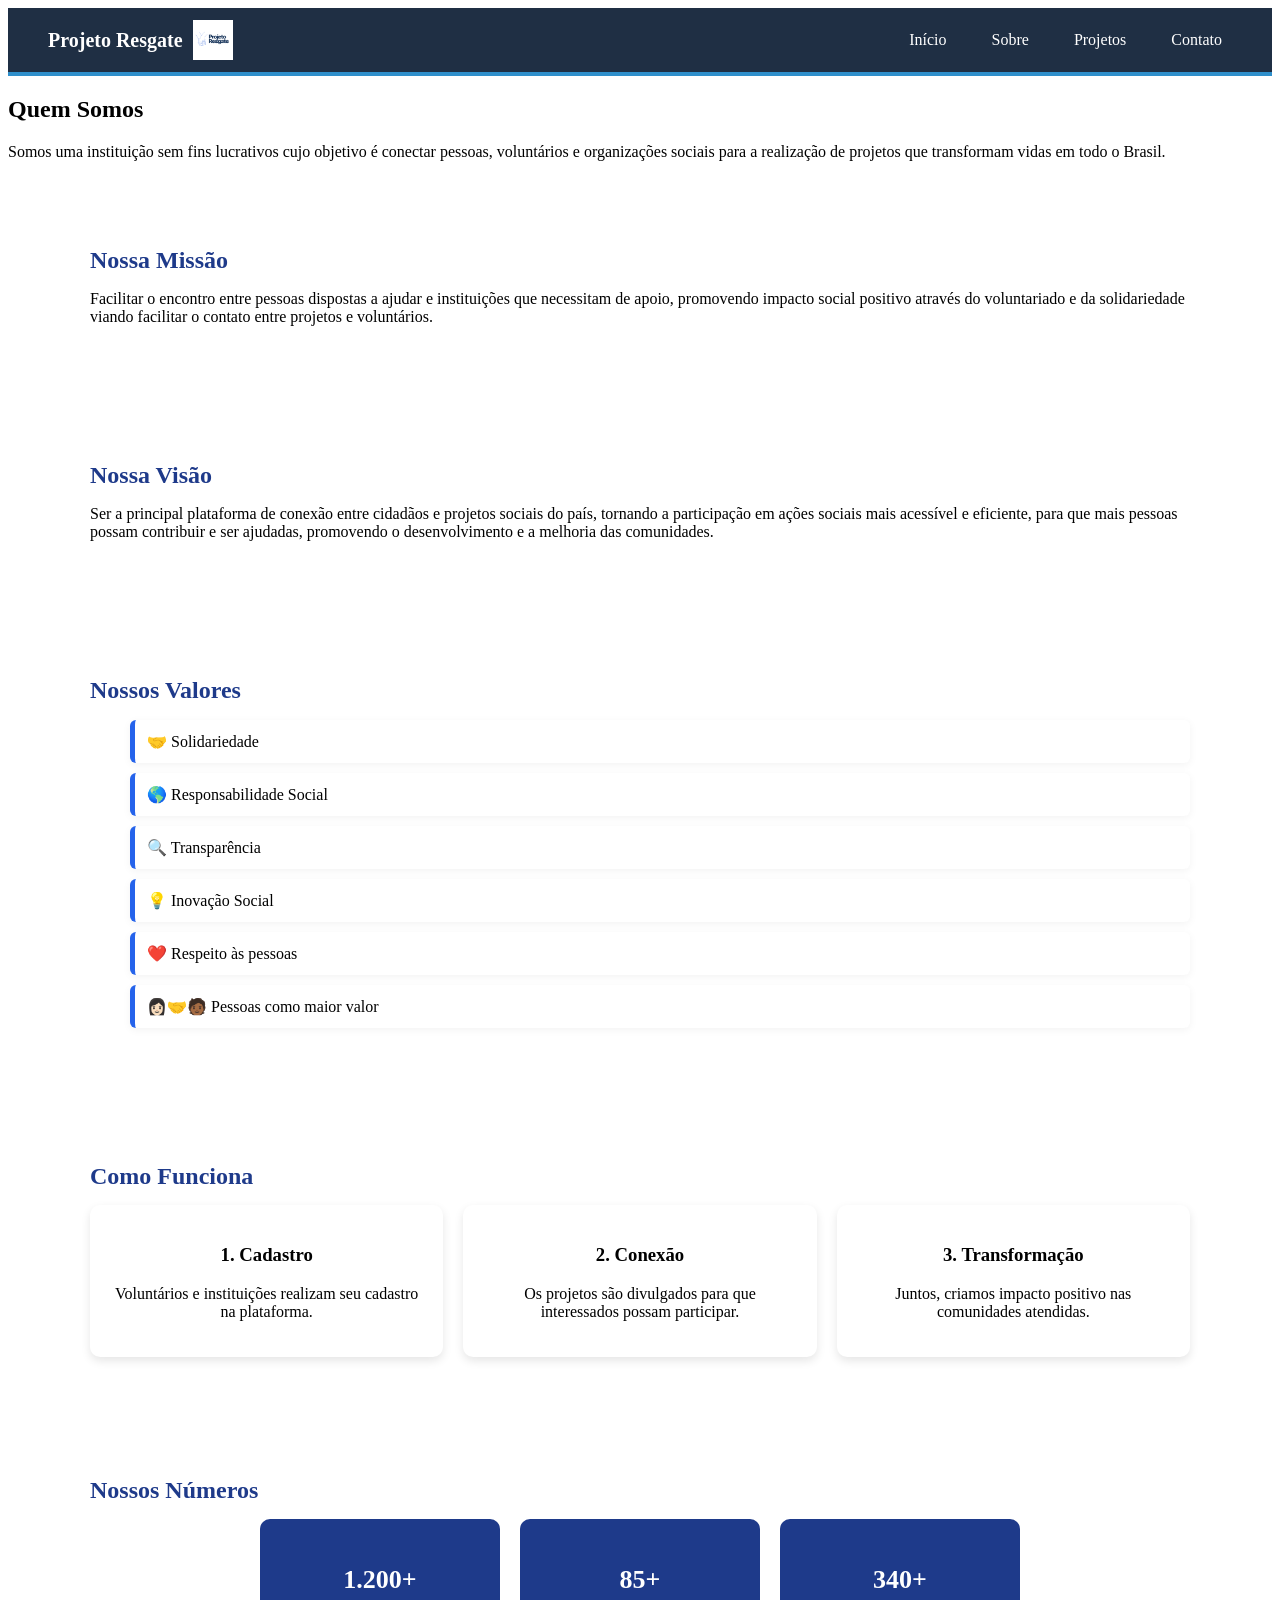
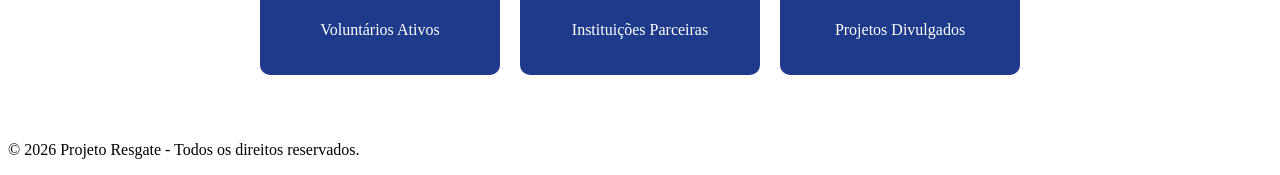
<file: src/Pages/sobre.html>
<!DOCTYPE html>
<html lang="pt-BR">
<head>
    <meta charset="UTF-8">
    <meta name="viewport" content="width=device-width, initial-scale=1.0">
    <title>Sobre Nós - Projeto Resgate</title>
    <link rel="stylesheet" href="../Css/sobre.css">
</head>
<body>
<header class="header">
  <div class="logo-area">
    <h1>Projeto Resgate</h1>
    <img src="../assets/image.png" class="logo" alt="Logo">
  </div>

  <nav class="nav">
    <a href="landing_page.html">Início</a>
    <a href="sobre.html">Sobre</a>
    <a href="projetos.html">Projetos</a>
    <a href="contato.html">Contato</a>
  </nav>
</header>

    <main>

        <section class="hero">
            <h1>Quem Somos</h1>
            <p>
                Somos uma instituição sem fins lucrativos cujo objetivo é conectar
                pessoas, voluntários e organizações sociais para a realização de
                projetos que transformam vidas em todo o Brasil.
            </p>
        </section>

        <section class="sobre">
            <h2>Nossa Missão</h2>
            <p>
                Facilitar o encontro entre pessoas dispostas a ajudar e instituições
                que necessitam de apoio, promovendo impacto social positivo através
                do voluntariado e da solidariedade viando facilitar o contato entre projetos e voluntários.
            </p>
        </section>

        <section class="sobre">
            <h2>Nossa Visão</h2>
            <p>
                Ser a principal plataforma de conexão entre cidadãos e projetos sociais do país, tornando a participação em ações sociais mais acessível e eficiente, para que mais pessoas possam contribuir e ser ajudadas, promovendo o desenvolvimento e a melhoria das comunidades.                
            </p>
        </section>

        <section class="sobre">
            <h2>Nossos Valores</h2>

            <ul>
                <li>🤝 Solidariedade</li>
                <li>🌎 Responsabilidade Social</li>
                <li>🔍 Transparência</li>
                <li>💡 Inovação Social</li>
                <li>❤️ Respeito às pessoas</li>
                <li>👩🏻‍🤝‍🧑🏾 Pessoas como maior valor</li>
            
            </ul>
        </section>

        <section class="sobre">
            <h2>Como Funciona</h2>

            <div class="cards">
                <div class="card">
                    <h3>1. Cadastro</h3>
                    <p>
                        Voluntários e instituições realizam seu cadastro na plataforma.
                    </p>
                </div>

                <div class="card">
                    <h3>2. Conexão</h3>
                    <p>
                        Os projetos são divulgados para que interessados possam participar.
                    </p>
                </div>

                <div class="card">
                    <h3>3. Transformação</h3>
                    <p>
                        Juntos, criamos impacto positivo nas comunidades atendidas.
                    </p>
                </div>
            </div>
        </section>

        <section class="sobre">
            <h2>Nossos Números</h2>

            <div class="stats">
                <div class="stat">
                    <h3>1.200+</h3>
                    <p>Voluntários Ativos</p>
                </div>

                <div class="stat">
                    <h3>85+</h3>
                    <p>Instituições Parceiras</p>
                </div>

                <div class="stat">
                    <h3>340+</h3>
                    <p>Projetos Divulgados</p>
                </div>
            </div>
        </section>

    </main>

    <footer>
        <p>&copy; 2026 Projeto Resgate - Todos os direitos reservados.</p>
    </footer>

</body>
</html>
</file>
<file: src/Css/analise-Candidatos.css>
*, *::before, *::after {
  margin: 0;
  padding: 0;
  box-sizing: border-box;
}

body {
  line-height: 1.5;
  -webkit-font-smoothing: antialiased;
}

img,
picture,
video,
canvas,
svg {
  display: block;
  max-width: 100%;
}

:root {
  --cor-primaria: #0d6efd;
  --cor-primaria-clara: #e6f0ff;
  --texto-escuro: #1e293b;
  --texto-cinza: #64748b;
  --cor-fundo: #f8fafc;
  --fundo-cartao: #ffffff;
  --cor-borda: #e2e8f0;
  --sucesso: #10b981;
  --aviso: #f59e0b;
  --perigo: #ef4444;
}

body {
  background-color: var(--cor-fundo);
  color: var(--texto-escuro);
  font-family: 'Inter', Arial, sans-serif;
}

.container-app {
  display: flex;
  min-height: 100vh;
}

/* Barra Lateral */
.barra-lateral {
  width: 260px;
  background-color: var(--fundo-cartao);
  border-right: 1px solid var(--cor-borda);
  display: flex;
  flex-direction: column;
  position: fixed;
  height: 100vh;
  overflow: hidden;
}

.logo-barra-lateral {
  height: 70px;
  display: flex;
  align-items: center;
  padding: 0 24px;
  font-size: 1.25rem;
  font-weight: 700;
  color: var(--cor-primaria);
  border-bottom: 1px solid var(--cor-borda);
}

.icone-simples {
  margin-right: 10px;
  font-size: 1.2rem;
}

.navegacao-barra-lateral {
  flex: 1;
  padding: 24px 16px;
  overflow-y: auto;
}

.navegacao-barra-lateral ul {
  list-style: none;
}

.navegacao-barra-lateral li {
  margin-bottom: 8px;
}

.navegacao-barra-lateral a {
  display: flex;
  align-items: center;
  padding: 12px 16px;
  color: var(--texto-cinza);
  text-decoration: none;
  border-radius: 8px;
  font-weight: 500;
  transition: all 0.3s ease;
}

.navegacao-barra-lateral a:hover {
  background-color: var(--cor-fundo);
  color: var(--texto-escuro);
}

.navegacao-barra-lateral li.ativo a {
  background-color: var(--cor-primaria-clara);
  color: var(--cor-primaria);
}

.rodape-barra-lateral {
  padding: 24px 16px;
  border-top: 1px solid var(--cor-borda);
}

.link-sair {
  display: flex;
  align-items: center;
  padding: 12px 16px;
  color: var(--perigo);
  text-decoration: none;
  font-weight: 500;
  border-radius: 8px;
}

/* Conteudo Principal */
.conteudo-principal {
  flex: 1;
  margin-left: 260px;
  display: flex;
  flex-direction: column;
}

/* Barra Superior */
.barra-superior {
  height: 70px;
  background-color: var(--fundo-cartao);
  border-bottom: 1px solid var(--cor-borda);
  display: flex;
  align-items: center;
  justify-content: space-between;
  padding: 0 32px;
  position: sticky;
  top: 0;
  z-index: 10;
}

.barra-busca {
  display: flex;
  align-items: center;
  background-color: var(--cor-fundo);
  border-radius: 8px;
  padding: 8px 16px;
  width: 400px;
  border: 1px solid var(--cor-borda);
}

.barra-busca input {
  border: none;
  background: none;
  outline: none;
  width: 100%;
  font-size: 0.9rem;
  color: var(--texto-escuro);
  margin-left: 8px;
}

.acoes-barra-superior {
  display: flex;
  align-items: center;
  gap: 20px;
}

.btn-icone {
  background: none;
  border: none;
  color: var(--texto-cinza);
  font-size: 1.25rem;
  cursor: pointer;
  position: relative;
  width: 40px;
  height: 40px;
  border-radius: 50%;
  display: flex;
  align-items: center;
  justify-content: center;
  background-color: var(--cor-primaria-clara);
  color: var(--cor-primaria);
}

.notificacao-badge {
  position: absolute;
  top: 4px;
  right: 4px;
  background-color: var(--perigo);
  color: white;
  font-size: 0.65rem;
  font-weight: 700;
  width: 16px;
  height: 16px;
  border-radius: 50%;
  display: flex;
  align-items: center;
  justify-content: center;
}

.btn-primario {
  background-color: var(--cor-primaria);
  color: white;
  border: none;
  padding: 10px 20px;
  border-radius: 8px;
  font-weight: 600;
  cursor: pointer;
  transition: background-color 0.3s;
}

.btn-primario:hover {
  background-color: #0b5ed7;
}

.perfil-usuario {
  display: flex;
  align-items: center;
  gap: 12px;
  cursor: pointer;
}

.info-usuario {
  display: flex;
  flex-direction: column;
  align-items: flex-end;
}

.nome-usuario {
  font-weight: 600;
  font-size: 0.9rem;
}

.funcao-usuario {
  font-size: 0.75rem;
  color: var(--texto-cinza);
}

.avatar-usuario {
  width: 40px;
  height: 40px;
  border-radius: 50%;
  background-color: var(--cor-primaria-clara);
  display: flex;
  align-items: center;
  justify-content: center;
  color: var(--cor-primaria);
  font-weight: bold;
  overflow: hidden;
}

.avatar-usuario img {
  width: 100%;
  height: 100%;
  object-fit: cover;
}

/* Conteudo da Pagina */
.conteudo-pagina {
  padding: 32px;
  max-width: 1200px;
  margin: 0 auto;
  width: 100%;
}

.cabecalho-pagina {
  display: flex;
  justify-content: space-between;
  align-items: flex-start;
  margin-bottom: 32px;
}

.titulo-pagina h1 {
  font-size: 1.5rem;
  font-weight: 700;
  margin-bottom: 4px;
}

.titulo-pagina p {
  color: var(--texto-cinza);
  font-size: 0.9rem;
}

.migalhas-pao {
  color: var(--texto-cinza);
  font-size: 0.85rem;
  margin-top: 4px;
}

.migalhas-pao span.ativo {
  color: var(--cor-primaria);
  font-weight: 600;
}

/* Info Projeto Analise */
.info-projeto-analise {
  display: flex;
  align-items: center;
  gap: 16px;
  margin-bottom: 32px;
  background-color: transparent;
}

.icone-projeto-analise {
  width: 48px;
  height: 48px;
  border-radius: 12px;
  background-color: var(--cor-primaria-clara);
  color: var(--cor-primaria);
  display: flex;
  align-items: center;
  justify-content: center;
  font-size: 1.5rem;
}

.info-projeto-analise h2 {
  font-size: 1.1rem;
  font-weight: 600;
  color: var(--texto-escuro);
}

/* Cartão Candidato */
.cartao-candidato {
  background-color: var(--fundo-cartao);
  border: 1px solid var(--cor-borda);
  border-radius: 12px;
  overflow: hidden;
  box-shadow: 0 4px 6px -1px rgba(0, 0, 0, 0.05);
}

.secao-candidato {
  padding: 32px;
  position: relative;
}

.divisor {
  border: 0;
  border-top: 1px solid var(--cor-borda);
}

.acoes-candidato {
  position: absolute;
  top: 32px;
  right: 32px;
  display: flex;
  gap: 12px;
}

.btn-aprovar {
  background-color: white;
  border: 1px solid var(--cor-borda);
  color: var(--texto-escuro);
  padding: 8px 16px;
  border-radius: 20px;
  font-weight: 600;
  font-size: 0.85rem;
  display: flex;
  align-items: center;
  gap: 8px;
  cursor: pointer;
  transition: all 0.3s;
}

.btn-aprovar img {
  filter: hue-rotate(200deg) saturate(3);
}

.btn-recusar {
  background-color: white;
  border: 1px solid var(--cor-borda);
  color: var(--texto-escuro);
  padding: 8px 16px;
  border-radius: 20px;
  font-weight: 600;
  font-size: 0.85rem;
  display: flex;
  align-items: center;
  gap: 8px;
  cursor: pointer;
  transition: all 0.3s;
}

.titulo-secao-interna {
  font-size: 1rem;
  font-weight: 700;
  margin-bottom: 24px;
  color: var(--texto-escuro);
}

/* Seção 1 */
.conteudo-dados {
  display: flex;
  gap: 40px;
  margin-top: 8px;
}

.foto-candidato {
  width: 140px;
  height: 140px;
  border-radius: 50%;
  overflow: hidden;
  flex-shrink: 0;
}

.foto-candidato img {
  width: 100%;
  height: 100%;
  object-fit: cover;
}

.dados-cadastrais-grid {
  flex: 1;
  display: grid;
  grid-template-columns: 1fr 1fr;
  column-gap: 24px;
  row-gap: 16px;
}

.grupo-dado {
  display: flex;
  flex-direction: column;
}

.grupo-dado label {
  font-size: 0.75rem;
  color: var(--texto-cinza);
  margin-bottom: 4px;
  padding-left: 8px;
}

.grupo-dado input {
  padding: 10px 16px;
  border: 1px solid var(--cor-borda);
  border-radius: 20px;
  font-size: 0.85rem;
  color: var(--texto-escuro);
  background-color: transparent;
  outline: none;
  text-align: center;
  width: 100%;
}

/* Seção 2: Biografia */
.caixa-biografia {
  border: 1px solid var(--cor-borda);
  border-radius: 12px;
  padding: 24px;
  font-size: 0.9rem;
  line-height: 1.6;
  color: var(--texto-escuro);
}

/* Seções 3 e 4 */
.grade-2-col {
  display: grid;
  grid-template-columns: 1fr 1fr;
}

.coluna-dado {
  padding: 0 32px;
}

.borda-direita {
  border-right: 1px solid var(--cor-borda);
  padding-left: 0;
}

.padding-esquerda {
  padding-left: 48px;
}

.lista-tags {
  display: flex;
  flex-direction: column;
  gap: 12px;
  padding-left: 16px;
}

.tag-texto {
  font-size: 0.85rem;
  font-weight: 600;
}

.tag-texto.azul {
  color: var(--cor-primaria);
}

.lista-disponibilidade {
  list-style: none;
  display: flex;
  flex-direction: column;
  gap: 12px;
  padding-left: 16px;
}

.lista-disponibilidade li {
  font-size: 0.85rem;
  color: var(--texto-escuro);
}

.grid-causas {
  display: grid;
  grid-template-columns: 1fr 1fr;
  gap: 16px;
  padding-left: 16px;
}

.tag-causa {
  display: flex;
  align-items: center;
  gap: 8px;
  font-size: 0.8rem;
  font-weight: 600;
}

.tag-causa.verde { color: #16a34a; }
.tag-causa.amarelo { color: #d97706; }
.tag-causa.roxo { color: #9333ea; }
.tag-causa.vermelho { color: #dc2626; }

.icone-img {
  width: 20px;
  height: 20px;
  object-fit: contain;
  vertical-align: middle;
}

.icone-img-pequeno {
  width: 16px;
  height: 16px;
  object-fit: contain;
  vertical-align: middle;
}

@media (max-width: 900px) {
  .container-app {
    flex-direction: column;
  }
  .barra-lateral {
    position: static;
    width: 100%;
    height: auto;
    border-right: none;
    border-bottom: 1px solid var(--cor-borda);
  }
  .logo-barra-lateral {
    justify-content: center;
    border-bottom: 1px solid var(--cor-borda);
  }
  .navegacao-barra-lateral {
    padding: 10px 16px;
    overflow-x: auto;
    -ms-overflow-style: none;
    scrollbar-width: none;
  }
  .navegacao-barra-lateral::-webkit-scrollbar {
    display: none;
  }
  .navegacao-barra-lateral ul {
    display: flex;
    gap: 12px;
  }
  .navegacao-barra-lateral a {
    white-space: nowrap;
  }
  .rodape-barra-lateral {
    display: flex;
    justify-content: center;
    padding: 12px 16px;
    border-top: 1px solid var(--cor-borda);
  }
  .link-sair {
    width: 100%;
    justify-content: center;
  }
  .conteudo-principal {
    margin-left: 0;
  }
  .barra-superior {
    height: auto;
    flex-direction: column-reverse;
    padding: 16px;
    gap: 16px;
    align-items: stretch;
  }
  .barra-busca {
    width: 100%;
  }
  .acoes-barra-superior {
    justify-content: space-between;
    width: 100%;
  }
  .conteudo-dados {
    flex-direction: column;
    align-items: center;
  }
  .dados-cadastrais-grid {
    grid-template-columns: 1fr;
    width: 100%;
  }
  .grade-2-col {
    grid-template-columns: 1fr;
  }
  .borda-direita {
    border-right: none;
    border-bottom: 1px solid var(--cor-borda);
    padding-bottom: 32px;
    margin-bottom: 32px;
  }
  .padding-esquerda {
    padding-left: 0;
  }
  .acoes-candidato {
    position: static;
    margin-bottom: 32px;
    justify-content: center;
    flex-direction: column;
  }
}
</file>
<file: src/Css/painel-Instituicao.css>
*, *::before, *::after {
  margin: 0;
  padding: 0;
  box-sizing: border-box;
}

body {
  line-height: 1.5;
  -webkit-font-smoothing: antialiased;
}

img,
picture,
video,
canvas,
svg {
  display: block;
  max-width: 100%;
}

:root {
  --cor-primaria: #0d6efd;
  --cor-primaria-clara: #e6f0ff;
  --texto-escuro: #1e293b;
  --texto-cinza: #64748b;
  --cor-fundo: #f8fafc;
  --fundo-cartao: #ffffff;
  --cor-borda: #e2e8f0;
  --sucesso: #10b981;
  --aviso: #f59e0b;
  --perigo: #ef4444;
}

body {
  background-color: var(--cor-fundo);
  color: var(--texto-escuro);
  font-family: 'Inter', Arial, sans-serif;
}

.container-app {
  display: flex;
  min-height: 100vh;
}

/* Barra Lateral */
.barra-lateral {
  width: 260px;
  background-color: var(--fundo-cartao);
  border-right: 1px solid var(--cor-borda);
  display: flex;
  flex-direction: column;
  position: fixed;
  height: 100vh;
  overflow: hidden;
}

.logo-barra-lateral {
  height: 70px;
  display: flex;
  align-items: center;
  padding: 0 24px;
  font-size: 1.25rem;
  font-weight: 700;
  color: var(--cor-primaria);
  border-bottom: 1px solid var(--cor-borda);
}

.icone-simples {
  margin-right: 10px;
  font-size: 1.2rem;
}

.navegacao-barra-lateral {
  flex: 1;
  padding: 24px 16px;
  overflow-y: auto;
}

.navegacao-barra-lateral ul {
  list-style: none;
}

.navegacao-barra-lateral li {
  margin-bottom: 8px;
}

.navegacao-barra-lateral a {
  display: flex;
  align-items: center;
  padding: 12px 16px;
  color: var(--texto-cinza);
  text-decoration: none;
  border-radius: 8px;
  font-weight: 500;
  transition: all 0.3s ease;
}

.navegacao-barra-lateral a:hover {
  background-color: var(--cor-fundo);
  color: var(--texto-escuro);
}

.navegacao-barra-lateral li.ativo a {
  background-color: var(--cor-primaria-clara);
  color: var(--cor-primaria);
}

.rodape-barra-lateral {
  padding: 24px 16px;
  border-top: 1px solid var(--cor-borda);
}

.link-sair {
  display: flex;
  align-items: center;
  padding: 12px 16px;
  color: var(--perigo);
  text-decoration: none;
  font-weight: 500;
  border-radius: 8px;
}

/* Conteudo Principal */
.conteudo-principal {
  flex: 1;
  margin-left: 260px;
  display: flex;
  flex-direction: column;
}

/* Barra Superior */
.barra-superior {
  height: 70px;
  background-color: var(--fundo-cartao);
  border-bottom: 1px solid var(--cor-borda);
  display: flex;
  align-items: center;
  justify-content: space-between;
  padding: 0 32px;
  position: sticky;
  top: 0;
  z-index: 10;
}

.barra-busca {
  display: flex;
  align-items: center;
  background-color: var(--cor-fundo);
  border-radius: 8px;
  padding: 8px 16px;
  width: 400px;
  border: 1px solid var(--cor-borda);
}

.barra-busca input {
  border: none;
  background: none;
  outline: none;
  width: 100%;
  font-size: 0.9rem;
  color: var(--texto-escuro);
  margin-left: 8px;
}

.acoes-barra-superior {
  display: flex;
  align-items: center;
  gap: 20px;
}

.btn-icone {
  background: none;
  border: none;
  color: var(--texto-cinza);
  font-size: 1.25rem;
  cursor: pointer;
  position: relative;
  width: 40px;
  height: 40px;
  border-radius: 50%;
  display: flex;
  align-items: center;
  justify-content: center;
  background-color: var(--cor-fundo);
}

.notificacao-badge {
  position: absolute;
  top: 4px;
  right: 4px;
  background-color: var(--perigo);
  color: white;
  font-size: 0.65rem;
  font-weight: 700;
  width: 16px;
  height: 16px;
  border-radius: 50%;
  display: flex;
  align-items: center;
  justify-content: center;
}

.btn-primario {
  background-color: var(--cor-primaria);
  color: white;
  border: none;
  padding: 10px 20px;
  border-radius: 8px;
  font-weight: 600;
  cursor: pointer;
  transition: background-color 0.3s;
}

.btn-primario:hover {
  background-color: #0b5ed7;
}

.btn-contorno {
  background-color: white;
  color: var(--texto-escuro);
  border: 1px solid var(--cor-borda);
  padding: 8px 16px;
  border-radius: 8px;
  font-weight: 500;
  cursor: pointer;
  transition: all 0.3s;
}

.btn-contorno:hover {
  background-color: var(--cor-fundo);
}

.perfil-usuario {
  display: flex;
  align-items: center;
  gap: 12px;
  cursor: pointer;
}

.info-usuario {
  display: flex;
  flex-direction: column;
  align-items: flex-end;
}

.nome-usuario {
  font-weight: 600;
  font-size: 0.9rem;
}

.funcao-usuario {
  font-size: 0.75rem;
  color: var(--texto-cinza);
}

.avatar-usuario {
  width: 40px;
  height: 40px;
  border-radius: 50%;
  background-color: var(--cor-primaria-clara);
  display: flex;
  align-items: center;
  justify-content: center;
  color: var(--cor-primaria);
  font-weight: bold;
  overflow: hidden;
}

.avatar-usuario img {
  width: 100%;
  height: 100%;
  object-fit: cover;
}

/* Conteudo da Pagina */
.conteudo-pagina {
  padding: 32px;
  max-width: 1200px;
  margin: 0 auto;
  width: 100%;
}

.cabecalho-pagina {
  display: flex;
  justify-content: space-between;
  align-items: flex-end;
  margin-bottom: 32px;
}

.titulo-pagina h1 {
  font-size: 1.5rem;
  font-weight: 700;
  margin-bottom: 4px;
}

.titulo-pagina p {
  color: var(--texto-cinza);
  font-size: 0.9rem;
}

.migalhas-pao {
  color: var(--texto-cinza);
  font-size: 0.85rem;
}

.migalhas-pao span.ativo {
  color: var(--cor-primaria);
  font-weight: 500;
}

/* Grade de Estatisticas */
.grade-estatisticas {
  display: grid;
  grid-template-columns: repeat(4, 1fr);
  gap: 20px;
  margin-bottom: 32px;
}

.cartao-estatistica {
  background-color: var(--fundo-cartao);
  border: 1px solid var(--cor-borda);
  border-radius: 12px;
  padding: 20px;
  display: flex;
  align-items: center;
  gap: 16px;
}

.icone-estatistica {
  width: 48px;
  height: 48px;
  border-radius: 12px;
  display: flex;
  align-items: center;
  justify-content: center;
  font-size: 1.5rem;
}

.icone-estatistica.azul { background-color: #e0f2fe; color: #0284c7; }
.icone-estatistica.laranja { background-color: #ffedd5; color: #ea580c; }
.icone-estatistica.verde { background-color: #dcfce7; color: #16a34a; }
.icone-estatistica.vermelho { background-color: #fee2e2; color: #dc2626; }

.info-estatistica h3 {
  font-size: 0.85rem;
  color: var(--texto-cinza);
  font-weight: 500;
  margin-bottom: 4px;
}

.info-estatistica p {
  font-size: 1.5rem;
  font-weight: 700;
  color: var(--texto-escuro);
}

/* Cartao de Perfil */
.cartao-perfil {
  background-color: var(--fundo-cartao);
  border: 1px solid var(--cor-borda);
  border-radius: 12px;
  padding: 32px;
  margin-bottom: 32px;
}

.cabecalho-perfil {
  display: flex;
  justify-content: space-between;
  align-items: flex-start;
  margin-bottom: 24px;
}

.principal-perfil {
  display: flex;
  align-items: center;
  gap: 20px;
}

.logo-perfil {
  width: 80px;
  height: 80px;
  background-color: var(--cor-primaria-clara);
  border-radius: 12px;
  display: flex;
  align-items: center;
  justify-content: center;
  color: var(--cor-primaria);
  font-size: 2rem;
}

.nome-perfil h2 {
  font-size: 1.25rem;
  font-weight: 700;
  margin-bottom: 4px;
}

.nome-perfil p {
  color: var(--texto-cinza);
  font-size: 0.9rem;
}

.detalhes-perfil {
  display: grid;
  grid-template-columns: 2fr 1fr 1fr;
  gap: 24px;
}

.grupo-detalhe h4 {
  font-size: 0.75rem;
  text-transform: uppercase;
  color: var(--texto-cinza);
  letter-spacing: 0.5px;
  margin-bottom: 8px;
}

.grupo-detalhe p {
  font-size: 0.9rem;
  line-height: 1.5;
  color: var(--texto-escuro);
}

.grupo-detalhe ul {
  list-style: none;
}

.grupo-detalhe ul li {
  font-size: 0.9rem;
  margin-bottom: 4px;
  display: flex;
  align-items: center;
  gap: 8px;
}

/* Projetos */
.cabecalho-secao {
  display: flex;
  justify-content: space-between;
  align-items: center;
  margin-bottom: 24px;
}

.cabecalho-secao h2 {
  font-size: 1.25rem;
  font-weight: 700;
}

.abas {
  display: flex;
  gap: 24px;
  border-bottom: 1px solid var(--cor-borda);
  margin-bottom: 24px;
}

.aba {
  padding: 12px 0;
  font-weight: 500;
  color: var(--texto-cinza);
  cursor: pointer;
  position: relative;
}

.aba.ativo {
  color: var(--cor-primaria);
}

.aba.ativo::after {
  content: '';
  position: absolute;
  bottom: -1px;
  left: 0;
  width: 100%;
  height: 2px;
  background-color: var(--cor-primaria);
}

.lista-projetos {
  display: flex;
  flex-direction: column;
  gap: 16px;
  margin-bottom: 48px;
}

.item-projeto {
  background-color: var(--fundo-cartao);
  border: 1px solid var(--cor-borda);
  border-radius: 12px;
  padding: 20px;
  display: flex;
  align-items: center;
  justify-content: space-between;
}

.info-projeto {
  display: flex;
  align-items: center;
  gap: 16px;
}

.icone-projeto {
  width: 48px;
  height: 48px;
  border-radius: 12px;
  background-color: var(--cor-primaria-clara);
  color: var(--cor-primaria);
  display: flex;
  align-items: center;
  justify-content: center;
  font-size: 1.25rem;
}

.icone-projeto.verde { background-color: #dcfce7; color: #16a34a; }
.icone-projeto.laranja { background-color: #ffedd5; color: #ea580c; }
.icone-projeto.roxo { background-color: #f3e8ff; color: #9333ea; }
.icone-projeto.vermelho { background-color: #fee2e2; color: #dc2626; }

.detalhes-projeto h3 {
  font-size: 1rem;
  font-weight: 600;
  margin-bottom: 4px;
  display: flex;
  align-items: center;
  gap: 12px;
}

.status-badge {
  font-size: 0.7rem;
  padding: 2px 8px;
  border-radius: 12px;
  font-weight: 600;
}

.status-badge.ativo {
  background-color: #dcfce7;
  color: #16a34a;
}

.meta-projeto {
  display: flex;
  gap: 16px;
  color: var(--texto-cinza);
  font-size: 0.85rem;
}

.meta-projeto span {
  display: flex;
  align-items: center;
  gap: 6px;
}

.acoes-projeto {
  display: flex;
  gap: 12px;
}

.acoes-projeto button {
  border-radius: 20px !important;
}

.btn-editar-projeto {
  color: var(--cor-primaria) !important;
  border-color: #bfdbfe !important;
}

.btn-perigo-contorno {
  background-color: white;
  color: var(--perigo);
  border: 1px solid #fca5a5;
  padding: 8px 16px;
  border-radius: 8px;
  font-weight: 500;
  cursor: pointer;
  transition: all 0.3s;
}

.btn-perigo-contorno:hover {
  background-color: #fef2f2;
}

/* Formulario */
.cartao-formulario {
  background-color: var(--fundo-cartao);
  border: 1px solid var(--cor-borda);
  border-radius: 12px;
  padding: 32px;
}

.linha-formulario {
  display: flex;
  gap: 24px;
  margin-bottom: 20px;
}

.grupo-formulario {
  flex: 1;
}

.grupo-formulario label {
  display: block;
  font-size: 0.85rem;
  font-weight: 500;
  color: var(--texto-escuro);
  margin-bottom: 8px;
}

.controle-formulario {
  width: 100%;
  padding: 12px 16px;
  border: 1px solid var(--cor-borda);
  border-radius: 8px;
  font-size: 0.9rem;
  color: var(--texto-escuro);
  outline: none;
  transition: border-color 0.3s;
}

.controle-formulario:focus {
  border-color: var(--cor-primaria);
}

textarea.controle-formulario {
  resize: vertical;
  min-height: 100px;
}

.acoes-formulario {
  display: flex;
  justify-content: flex-end;
  gap: 16px;
  margin-top: 32px;
}

@media (max-width: 900px) {
  .container-app {
    flex-direction: column;
  }
  .barra-lateral {
    position: static;
    width: 100%;
    height: auto;
    border-right: none;
    border-bottom: 1px solid var(--cor-borda);
  }
  .logo-barra-lateral {
    justify-content: center;
    border-bottom: 1px solid var(--cor-borda);
  }
  .navegacao-barra-lateral {
    padding: 10px 16px;
    overflow-x: auto;
    -ms-overflow-style: none;
    scrollbar-width: none;
  }
  .navegacao-barra-lateral::-webkit-scrollbar {
    display: none;
  }
  .navegacao-barra-lateral ul {
    display: flex;
    gap: 12px;
  }
  .navegacao-barra-lateral a {
    white-space: nowrap;
  }
  .rodape-barra-lateral {
    display: flex;
    justify-content: center;
    padding: 12px 16px;
    border-top: 1px solid var(--cor-borda);
  }
  .link-sair {
    width: 100%;
    justify-content: center;
  }
  .conteudo-principal {
    margin-left: 0;
  }
  .barra-superior {
    height: auto;
    flex-direction: column-reverse;
    padding: 16px;
    gap: 16px;
    align-items: stretch;
  }
  .barra-busca {
    width: 100%;
  }
  .acoes-barra-superior {
    justify-content: space-between;
    width: 100%;
  }
  .grade-estatisticas {
    grid-template-columns: 1fr;
  }
  .linha-formulario {
    flex-direction: column;
  }
  .detalhes-perfil {
    grid-template-columns: 1fr;
  }
  .cabecalho-perfil {
    flex-direction: column;
    align-items: flex-start;
    gap: 16px;
  }
  .item-projeto {
    flex-direction: column;
    align-items: flex-start;
    gap: 16px;
  }
  .acoes-projeto {
    flex-direction: column;
    width: 100%;
  }
  .acoes-projeto button {
    width: 100%;
  }
  .meta-projeto {
    flex-direction: column;
    gap: 8px;
  }
}

.icone-img {
    width: 20px;
    height: 20px;
    object-fit: contain;
    margin-right: 8px;
    display: inline-block;
    vertical-align: middle;
}

.icone-img-pequeno {
    width: 14px;
    height: 14px;
    object-fit: contain;
    margin-right: 6px;
    display: inline-block;
    vertical-align: middle;
}

.icone-img-grande {
    width: 40px;
    height: 40px;
    object-fit: contain;
}
</file>
<file: src/Css/cadastro.css>
*, *::before, *::after {
  margin: 0;
  padding: 0;
  box-sizing: border-box;
}

body {
  line-height: 1.5;
  -webkit-font-smoothing: antialiased;
}

img,
picture,
video,
canvas,
svg {
  display: block;
  max-width: 100%;
}

body {
  font-family: "Inter", Arial, sans-serif;
  background: #f5f7fb;
  overflow-x: hidden;
}

/* Layout */
.container {
  display: flex;
  min-height: 100vh;
}

/* Lado esquerdo */
.esquerda {
  position: relative;
  flex: 1;

  background:
    linear-gradient(rgba(0, 0, 0, 0.5), rgba(0, 0, 0, 0.5)),
    url("/src/assets/lado-esquerdo.png") center/cover no-repeat;

  color: white;
  padding: 40px;

  animation: fadeEsquerda 0.8s ease-out;
}

/* Logo */
.logo-container {
  position: absolute;
  top: 30px;
  left: 40px;
  display: flex;
  align-items: center;
  gap: 10px;

  animation: subir 0.8s ease-out;
}

.logo-container img {
  width: 40px;
}

.logo-container span {
  font-weight: 600;
}

/* Texto */
.texto {
  position: absolute;
  top: 30%;
  left: 40px;
  max-width: 450px;

  animation: subir 0.8s ease-out;
}

.texto h1 {
  font-size: 36px;
  margin-bottom: 10px;
}

/* lado direita */
.direita {
  width: 100%;
  max-width: 400px;
  background: white;
  display: flex;
  align-items: center;
  justify-content: center;

  animation: fadeDireita 0.8s ease;
}

.formulario {
  width: 100%;
  padding: 30px;
}

/* Link voltar ao site */
.voltar {
  display: inline-block;
  margin-bottom: 15px;
  font-size: 14px;
  color: #1a56db;
  text-decoration: none;
}

/* Tipo de cadastro: Voluntário ou Instituição */
.tipoCadastro {
  display: flex;
  background: #eee;
  border-radius: 8px;
  margin-bottom: 20px;
}

.tipoCadastro button {
  flex: 1;
  padding: 10px;
  border: none;
  background: transparent;
  cursor: pointer;
  font-weight: 600;
}

.tipoCadastro button:hover {
  background: #ddd;
  border-radius: 8px;
}

.tipoCadastro .ativo {
  background: #1a56db;
  color: white;
  border-radius: 8px;
}

/* CAMPOS */
.grupo {
  margin-bottom: 15px;
}

label {
  display: block;
  font-size: 14px;
  margin-bottom: 5px;
  transition: 0.2s;
}

input {
  width: 100%;
  padding: 10px;
  border: 1px solid #ccc;
  border-radius: 6px;
  transition: 0.2s;
}

input:focus {
  border-color: #1a56db;
  box-shadow: 0 0 0 3px rgba(26, 86, 219, 0.15);
  outline: none;
}

/* Botão */
.botao {
  width: 100%;
  padding: 12px;
  background: #1a56db;
  color: white;
  border: none;
  border-radius: 6px;
  cursor: pointer;
  font-weight: 600;
  transition: all 0.25s ease;
}

.botao:hover {
  transform: translateY(-2px);
  box-shadow: 0 8px 20px rgba(0, 0, 0, 0.15);
}

.botao:active {
  transform: scale(0.98);
}

/* Link cadastro */
.link {
  text-align: center;
  margin-top: 10px;
  font-size: 13px;
}

/* Animações */
@keyframes fadeEsquerda {
  from {
    opacity: 0;
    transform: translateX(-30px);
  }

  to {
    opacity: 1;
    transform: translateX(0);
  }
}

@keyframes fadeDireita {
  from {
    opacity: 0;
    transform: translateX(30px);
  }

  to {
    opacity: 1;
    transform: translateX(0);
  }
}

@keyframes subir {
  from {
    opacity: 0;
    transform: translateY(20px);
  }

  to {
    opacity: 1;
    transform: translateY(0);
  }
}

/* Responsividade */
@media (max-width: 900px) {
  .container {
    flex-direction: column;
  }

  .esquerda {
    height: auto;
    padding-bottom: 60px;
    flex: none;
  }

  .texto {
    position: static;
    margin-top: 30px;
  }

  .logo-container {
    position: static;
    margin-bottom: 10px;
  }
}
</file>
<file: src/Css/style.css>
/* Vari�veis de Design - Altere aqui para mudar o site todo */
:root {
    --primary-color: #2c3e50;
    --accent-color: #3498db;
    --bg-light: #f4f7f6;
    --text-dark: #333;
    --white: #ffffff;
    --spacing: 20px;
}

* {
    box-sizing: border-box;
    margin: 0;
    padding: 0;
}

body {
    font-family: 'Segoe UI', Tahoma, Geneva, Verdana, sans-serif;
    line-height: 1.6;
    color: var(--text-dark);
    background-color: var(--bg-light);
}

/* Layout */
header {
    background: var(--primary-color);
    color: var(--white);
    padding: 1rem 5%;
    display: flex;
    justify-content: space-between;
    align-items: center;
    position: sticky;
    top: 0;
    z-index: 1000;
}

nav a {
    color: var(--white);
    text-decoration: none;
    margin-left: var(--spacing);
    font-weight: 500;
}

.hero {
    background: var(--accent-color);
    color: var(--black);
    padding: 80px 5%;
    text-align: center;
}

.container {
    max-width: 1100px;
    margin: auto;
    padding: 40px var(--spacing);
}

section {
    margin-bottom: 40px;
}

.grid-cards {
    display: grid;
    grid-template-columns: repeat(auto-fit, minmax(250px, 1fr));
    gap: var(--spacing);
    margin-top: 20px;
}

.card {
    background: var(--white);
    padding: var(--spacing);
    border-radius: 8px;
    box-shadow: 0 2px 5px rgba(0,0,0,0.1);
    border-top: 4px solid var(--accent-color);
}

/* Bot�o B�sico */
.btn {
    display: inline-block;
    background:#1a56db;
    color: var(--white);
    padding: 10px 25px;
    text-decoration: none;
    border-radius: 5px;
    margin-top: 15px;
}

footer {
    background: var(--primary-color);
    color: var(--white);
    text-align: center;
    padding: 2rem;
    margin-top: 50px;
}

form {
    display: flex;
    flex-direction: column;
    gap: 15px;
    max-width: 600px;
    margin: auto;
}

.form input, .form textarea {
    padding: 10px;
    border: 1px solid #ccc;
    border-radius: 5px;
}

@media (max-width: 768px) {
    header {
        flex-direction: column;
    }

    nav {
        margin-top: 15px;
    }
}
.header{
    background: #24364a;
    padding: 18px 40px;
}

.logo-area{
    display: flex;
    align-items: center;
    gap: 12px;
}

.logo{
    width: 42px;
    height: 42px;
    object-fit: contain;

    filter: drop-shadow(0 2px 4px rgba(0,0,0,0.2));

    transition: 0.3s;
}

.logo:hover{
    transform: scale(1.05);
}

.logo-area h1{
    color: white;
    font-size: 30px;
    font-weight: 700;
    margin: 0;

    font-family: Arial, sans-serif;
}
.stats{
    display: flex;
    justify-content: center;
    gap: 80px;
    padding: 50px 20px;
    background:#3498DB
}

.stat{
    text-align: center;
}

.stat h2{
    color: #000000;
    font-size: 42px;
    margin: 0;
    font-weight: bold;
}

.stat p{
    margin-top: 5px;
    color: #666;
    font-size: 20px;
}
.cards{
    display: flex;
    justify-content: center;
    gap: 30px;
    padding: 60px 20px;
    background: #f5f5f5;
}

.card{
    width: 300px;
    background: #f8f9fc;
    border: 1px solid #ddd;
    border-radius: 20px;
    padding: 40px 25px;
    text-align: center;
}

.icon{
    width: 60px;
    height: 60px;
    background: #eef2ff;
    border-radius: 15px;
    margin: 0 auto 20px;

    display: flex;
    align-items: center;
    justify-content: center;

    font-size: 25px;
}

.card h3{
    font-size: 24px;
    margin-bottom: 15px;
    color: #0f172a;
}

.card p{
    color: #666;
    line-height: 1.6;
    font-size: 16px;
}
body{
    background: #f5f5f5;
    font-family: Arial, sans-serif;
}

.benefits{
    padding: 80px 40px;
}

.title{
    text-align: center;
    margin-bottom: 50px;
}

.title span{
    color: #2563eb;
    font-size: 14px;
    font-weight: bold;
}

.title h2{
    font-size: 48px;
    color: #0f172a;
    margin: 10px 0;
}

.title p{
    color: #666;
    font-size: 18px;
}

.cards{
    display: flex;
    justify-content: center;
    gap: 25px;
    flex-wrap: wrap;
}

.card{
    width: 260px;
    background: white;
    border: 1px solid #ddd;
    border-radius: 18px;
    padding: 30px 20px;
}

.icon{
    width: 55px;
    height: 55px;
    background: #eef2ff;
    border-radius: 14px;

    display: flex;
    align-items: center;
    justify-content: center;

    font-size: 24px;
    margin-bottom: 20px;
}

.card h3{
    font-size: 20px;
    color: #0f172a;
    margin-bottom: 15px;
}

.card p{
    color: #666;
    line-height: 1.5;
}
.problem-title{
    text-align: center;
    margin-bottom: 50px;
}

.problem-text{
    text-align: center;
    max-width: 900px;
    margin: auto;
    color: #666;
    line-height: 1.6;
    font-size: 18px;
}
.benefits{
    padding: 80px 20px;
    background: #f8f8f8;
}

.section-title{
    text-align: center;
    margin-bottom: 50px;
}

.section-title span{
    color: #2563eb;
    font-size: 14px;
    font-weight: bold;
}

.section-title h2{
    font-size: 48px;
    color: #0f172a;
    margin: 10px 0;
}

.section-title p{
    color: #666;
    font-size: 18px;
}

.benefits-grid{
    display: flex;
    justify-content: center;
    gap: 25px;
    flex-wrap: wrap;
}

.benefit-card{
    width: 250px;
    background: white;
    border: 1px solid #ddd;
    border-radius: 20px;
    padding: 30px 20px;
}

.icon{
    width: 55px;
    height: 55px;
    background: #eef2ff;
    border-radius: 14px;

    display: flex;
    align-items: center;
    justify-content: center;

    font-size: 24px;
    margin-bottom: 20px;
}

.benefit-card h3{
    color: #0f172a;
    margin-bottom: 15px;
}

.benefit-card p{
    color: #666;
    line-height: 1.5;
}
*{
    margin: 0;
    padding: 0;
    box-sizing: border-box;
    font-family: Arial, sans-serif;
}

body{
    background-color: #f5f5f5;
}

.container{
    max-width: 1200px;
    margin: auto;
    padding: 80px 20px;
    text-align: center;
}

.subtitulo{
    color: #2563eb;
    font-size: 14px;
    font-weight: bold;
    margin-bottom: 10px;
}

h1{
    font-size: 42px;
    color: #1e293b;
    margin-bottom: 15px;
}

.descricao{
    color: #666;
    margin-bottom: 60px;
}

.cards{
    display: flex;
    justify-content: space-between;
    gap: 30px;
    flex-wrap: wrap;
}

.card{
    background: white;
    flex: 1;
    min-width: 220px;

    padding: 30px 20px;

    border-radius: 16px;

    box-shadow: 0 4px 10px rgba(0,0,0,0.05);

    transition: 0.3s;
}

.card:hover{
    transform: translateY(-5px);
}

.numero{
    width: 60px;
    height: 60px;

    background: #2563eb;
    color: white;

    border-radius: 50%;

    display: flex;
    align-items: center;
    justify-content: center;

    margin: 0 auto 20px;

    font-size: 22px;
    font-weight: bold;
}

.card h2{
    font-size: 22px;
    color: #1e293b;

    margin-bottom: 15px;
}

.card p{
    color: #666;
    line-height: 1.5;
}
*{
    margin:0;
    padding:0;
    box-sizing:border-box;
    font-family:Arial, sans-serif;
}

body{
    background:#f5f5f5;
    color:#1e293b;
}

section{
    padding:80px 20px;
}

.mini{
    color:#2563eb;
    font-size:13px;
    font-weight:bold;
    margin-bottom:10px;
    text-transform:uppercase;
}

h2{
    font-size:38px;
    margin-bottom:15px;
}

.desc{
    color:#666;
    margin-bottom:50px;
}

/* PROJETOS */

.grid-projetos{
    display:grid;
    grid-template-columns:repeat(auto-fit, minmax(300px,1fr));
    gap:25px;
}

.projeto-card{
    background:white;
    border-radius:16px;
    overflow:hidden;
    box-shadow:0 4px 10px rgba(0,0,0,0.05);
}

.projeto-card img{
    width:100%;
    height:200px;
    object-fit:cover;
}

.conteudo{
    padding:20px;
}

.conteudo span{
    color:#2563eb;
    font-size:13px;
    font-weight:bold;
}

.conteudo h3{
    margin:10px 0;
}

.conteudo p{
    color:#666;
    margin-bottom:20px;
}

.conteudo a{
    color:#2563eb;
    text-decoration:none;
    font-weight:bold;
}

/* SEGURANÇA */

.cards-seguranca{
    display:grid;
    grid-template-columns:repeat(auto-fit,minmax(250px,1fr));
    gap:20px;
    margin-top:40px;
}

.seg-card{
    background:#eef2ff;
    padding:30px;
    border-radius:16px;
    text-align:center;
}

/* SOBRE */

.sobre{
    display:flex;
    gap:40px;
    align-items:center;
    flex-wrap:wrap;
}

.sobre img{
    width:500px;
    max-width:100%;
    border-radius:16px;
}

.sobre-texto{
    flex:1;
}

/* CTA */

.cta{
    background:#2563eb;
    text-align:center;
    color:white;
    border-radius:20px;
    margin:40px;
}

.botoes{
    margin-top:30px;
    display:flex;
    gap:20px;
    justify-content:center;
    flex-wrap:wrap;
}

button{
    padding:14px 28px;
    border:none;
    border-radius:10px;
    cursor:pointer;
    font-weight:bold;
}

.btn1{
    background:white;
    color:#2563eb;
}

.btn2{
    background:#1e40af;
    color:white;
}
.botoes{
    display:flex;
    gap:20px;
    justify-content:center;
    flex-wrap:wrap;
}

.btn1,
.btn2{
    padding:14px 28px;
    border-radius:10px;
    text-decoration:none;
    font-weight:bold;
    display:inline-block;
}

.btn1{
    background:white;
    color:#2563eb;
}

.btn2{
    background:#1e40af;
    color:white;
}
.footer{
    background: #f8f8f8;
    padding: 70px 20px 30px;
    color: #555;
}

.footer-container{
    max-width: 1200px;
    margin: auto;

    display: grid;
    grid-template-columns: repeat(auto-fit, minmax(220px,1fr));

    gap: 40px;
}

.footer-col h3{
    margin-bottom: 20px;
    color: #1e293b;
}

.footer-col p{
    line-height: 1.6;
    margin-top: 10px;
}

.footer-col a{
    display: block;
    margin-bottom: 12px;

    color: #666;
    text-decoration: none;

    transition: 0.3s;
}

.footer-col a:hover{
    color: #2563eb;
}

.logo{
    color: #2563eb;
    margin-bottom: 15px;
}

.social{
    margin-top: 20px;

    display: flex;
    gap: 12px;
}

.social a{
    width: 38px;
    height: 38px;

    background: #1e293b;
    color: white;

    border-radius: 8px;

    display: flex;
    align-items: center;
    justify-content: center;

    text-decoration: none;
}

.footer{
    background: #f5f5f5;
    padding: 60px 20px;
}

.footer-container{
    max-width: 1200px;

    margin: auto;

    display: grid;

    grid-template-columns: repeat(auto-fit, minmax(220px, 1fr));

    gap: 40px;
}

.footer-col{
    display: flex;
    flex-direction: column;
}

.footer-col h3{
    margin-bottom: 15px;
    color: #1e293b;
}

.footer-col a{
    text-decoration: none;
    color: #666;

    margin-bottom: 10px;
}

.footer-col a:hover{
    color: #2563eb;
}

.logo{
    color: #2563eb;
    margin-bottom: 15px;
}
</file>
<file: src/Css/painel-Voluntario.css>
*, *::before, *::after {
  margin: 0;
  padding: 0;
  box-sizing: border-box;
}

body {
  line-height: 1.5;
  -webkit-font-smoothing: antialiased;
}

img,
picture,
video,
canvas,
svg {
  display: block;
  max-width: 100%;
}

:root {
  --cor-primaria: #0d6efd;
  --cor-primaria-clara: #e6f0ff;
  --texto-escuro: #1e293b;
  --texto-cinza: #64748b;
  --cor-fundo: #f8fafc;
  --fundo-cartao: #ffffff;
  --cor-borda: #e2e8f0;
  --sucesso: #10b981;
  --aviso: #f59e0b;
  --perigo: #ef4444;
}

body {
  background-color: var(--cor-fundo);
  color: var(--texto-escuro);
  font-family: 'Inter', Arial, sans-serif;
}

.container-app {
  display: flex;
  min-height: 100vh;
}

/* Barra Lateral */
.barra-lateral {
  width: 260px;
  background-color: var(--fundo-cartao);
  border-right: 1px solid var(--cor-borda);
  display: flex;
  flex-direction: column;
  position: fixed;
  height: 100vh;
}

.logo-barra-lateral {
  height: 70px;
  display: flex;
  align-items: center;
  padding: 0 24px;
  font-size: 1.25rem;
  font-weight: 700;
  color: var(--cor-primaria);
  border-bottom: 1px solid var(--cor-borda);
}

.icone-simples {
  margin-right: 10px;
  font-size: 1.2rem;
}

.navegacao-barra-lateral {
  flex: 1;
  padding: 24px 16px;
  overflow-y: auto;
}

.navegacao-barra-lateral ul {
  list-style: none;
}

.navegacao-barra-lateral li {
  margin-bottom: 8px;
}

.navegacao-barra-lateral a {
  display: flex;
  align-items: center;
  padding: 12px 16px;
  color: var(--texto-cinza);
  text-decoration: none;
  border-radius: 8px;
  font-weight: 500;
  transition: all 0.3s ease;
}

.navegacao-barra-lateral a:hover {
  background-color: var(--cor-fundo);
  color: var(--texto-escuro);
}

.navegacao-barra-lateral li.ativo a {
  background-color: var(--cor-primaria-clara);
  color: var(--cor-primaria);
}

.rodape-barra-lateral {
  padding: 24px 16px;
  border-top: 1px solid var(--cor-borda);
}

.link-sair {
  display: flex;
  align-items: center;
  padding: 12px 16px;
  color: var(--perigo);
  text-decoration: none;
  font-weight: 500;
  border-radius: 8px;
}

/* Conteudo Principal */
.conteudo-principal {
  flex: 1;
  margin-left: 260px;
  display: flex;
  flex-direction: column;
}

/* Barra Superior */
.barra-superior {
  height: 70px;
  background-color: var(--fundo-cartao);
  border-bottom: 1px solid var(--cor-borda);
  display: flex;
  align-items: center;
  justify-content: space-between;
  padding: 0 32px;
  position: sticky;
  top: 0;
  z-index: 10;
}

.barra-busca {
  display: flex;
  align-items: center;
  background-color: var(--cor-fundo);
  border-radius: 8px;
  padding: 8px 16px;
  width: 400px;
  border: 1px solid var(--cor-borda);
}

.barra-busca input {
  border: none;
  background: none;
  outline: none;
  width: 100%;
  font-size: 0.9rem;
  color: var(--texto-escuro);
  margin-left: 8px;
}

.acoes-barra-superior {
  display: flex;
  align-items: center;
  gap: 20px;
}

.btn-icone {
  background: none;
  border: none;
  color: var(--texto-cinza);
  font-size: 1.25rem;
  cursor: pointer;
  position: relative;
  width: 40px;
  height: 40px;
  border-radius: 50%;
  display: flex;
  align-items: center;
  justify-content: center;
  background-color: var(--cor-fundo);
}

.notificacao-badge {
  position: absolute;
  top: 4px;
  right: 4px;
  background-color: var(--perigo);
  color: white;
  font-size: 0.65rem;
  font-weight: 700;
  width: 16px;
  height: 16px;
  border-radius: 50%;
  display: flex;
  align-items: center;
  justify-content: center;
}

.btn-primario {
  background-color: var(--cor-primaria);
  color: white;
  border: none;
  padding: 10px 20px;
  border-radius: 8px;
  font-weight: 600;
  cursor: pointer;
  transition: background-color 0.3s;
}

.btn-primario:hover {
  background-color: #0b5ed7;
}

.btn-contorno {
  background-color: white;
  color: var(--texto-escuro);
  border: 1px solid var(--cor-borda);
  padding: 8px 16px;
  border-radius: 8px;
  font-weight: 500;
  cursor: pointer;
  transition: all 0.3s;
}

.btn-contorno:hover {
  background-color: var(--cor-fundo);
}

.perfil-usuario {
  display: flex;
  align-items: center;
  gap: 12px;
  cursor: pointer;
}

.info-usuario {
  display: flex;
  flex-direction: column;
  align-items: flex-end;
}

.nome-usuario {
  font-weight: 600;
  font-size: 0.9rem;
}

.funcao-usuario {
  font-size: 0.75rem;
  color: var(--texto-cinza);
}

.avatar-usuario {
  width: 40px;
  height: 40px;
  border-radius: 50%;
  background-color: #ccc;
  display: flex;
  align-items: center;
  justify-content: center;
  color: white;
  font-weight: bold;
  overflow: hidden;
}

.avatar-usuario img {
  width: 100%;
  height: 100%;
  object-fit: cover;
}

/* Layout da Pagina */
.conteudo-pagina {
  padding: 32px;
  max-width: 1400px;
  margin: 0 auto;
  width: 100%;
}

.migalhas-pao {
  color: var(--texto-cinza);
  font-size: 0.85rem;
  margin-bottom: 24px;
}

.migalhas-pao span.ativo {
  color: var(--cor-primaria);
  font-weight: 500;
}

.layout-perfil {
  display: block;
}

.cartao {
  background-color: var(--fundo-cartao);
  border: 1px solid var(--cor-borda);
  border-radius: 12px;
  padding: 24px;
  margin-bottom: 24px;
}

.cabecalho-cartao {
  display: flex;
  justify-content: space-between;
  align-items: center;
  margin-bottom: 20px;
}

.titulo-cartao {
  font-size: 1.1rem;
  font-weight: 700;
}

/* Dados Cadastrais */
.dados-cadastrais-container {
  display: flex;
  gap: 32px;
}

.upload-avatar {
  display: flex;
  flex-direction: column;
  align-items: center;
  gap: 12px;
}

.avatar-grande {
  width: 100px;
  height: 100px;
  border-radius: 50%;
  background-color: #ccc;
  overflow: hidden;
}

.avatar-grande img {
  width: 100%;
  height: 100%;
  object-fit: cover;
}

.btn-link {
  color: var(--cor-primaria);
  background: none;
  border: none;
  font-weight: 500;
  cursor: pointer;
  font-size: 0.85rem;
}

.grade-formulario {
  flex: 1;
  display: grid;
  grid-template-columns: 1fr 1fr;
  gap: 16px;
}

.grupo-formulario label {
  display: block;
  font-size: 0.8rem;
  color: var(--texto-cinza);
  margin-bottom: 6px;
}

.controle-formulario {
  width: 100%;
  padding: 10px 14px;
  border: 1px solid var(--cor-borda);
  border-radius: 8px;
  font-size: 0.9rem;
  color: var(--texto-escuro);
  text-align: center;
  background-color: var(--fundo-cartao);
}

.controle-formulario[readonly] {
  background-color: var(--cor-fundo);
}

.texto-bio {
  font-size: 0.9rem;
  line-height: 1.6;
  color: var(--texto-escuro);
}

/* Tags e Listas */
.grade-tags {
  display: grid;
  grid-template-columns: 1fr 1fr;
  gap: 24px;
}

.container-tags {
  display: flex;
  flex-wrap: wrap;
  gap: 8px;
}

.etiqueta {
  color: var(--cor-primaria);
  font-size: 0.85rem;
  font-weight: 500;
  padding: 4px 0;
}

.etiqueta.cinza {
  color: var(--texto-escuro);
}

.btn-etiqueta {
  background-color: var(--cor-fundo);
  border: 1px solid var(--cor-borda);
  color: var(--texto-cinza);
  padding: 6px 12px;
  border-radius: 16px;
  font-size: 0.8rem;
  font-weight: 500;
  cursor: pointer;
  display: flex;
  align-items: center;
  gap: 6px;
}

.container-causas {
  display: flex;
  flex-wrap: wrap;
  gap: 8px;
}

.badge-causa {
  display: flex;
  align-items: center;
  gap: 6px;
  padding: 6px 12px;
  border-radius: 8px;
  font-size: 0.85rem;
  font-weight: 500;
}

.badge-causa.verde { background-color: #f0fdf4; color: #15803d; border: 1px solid #bbf7d0; }
.badge-causa.amarelo { background-color: #fefce8; color: #a16207; border: 1px solid #fef08a; }
.badge-causa.rosa { background-color: #fdf2f8; color: #be185d; border: 1px solid #fbcfe8; }
.badge-causa.vermelho { background-color: #fef2f2; color: #b91c1c; border: 1px solid #fecaca; }

.lista-checkbox {
  display: flex;
  flex-direction: column;
  gap: 12px;
}

.item-checkbox {
  display: flex;
  align-items: center;
  gap: 8px;
  font-size: 0.9rem;
  color: var(--texto-escuro);
}

.item-checkbox span.icone-simples {
  color: var(--cor-borda);
}
.item-checkbox span.icone-simples.marcado {
  color: var(--cor-primaria);
}

/* Histórico de Projetos */
.lista-historico {
  display: flex;
  flex-direction: column;
  gap: 16px;
}

.item-historico {
  display: flex;
  justify-content: space-between;
  align-items: center;
  padding-bottom: 16px;
  border-bottom: 1px solid var(--cor-borda);
}

.item-historico:last-child {
  border-bottom: none;
  padding-bottom: 0;
}

.info-historico {
  display: flex;
  align-items: center;
  gap: 16px;
}

.img-historico {
  width: 48px;
  height: 48px;
  border-radius: 8px;
  background-color: #ccc;
  overflow: hidden;
}

.img-historico img {
  width: 100%;
  height: 100%;
  object-fit: cover;
}

.detalhes-historico h4 {
  font-size: 0.95rem;
  font-weight: 600;
  margin-bottom: 4px;
}

.detalhes-historico p {
  font-size: 0.8rem;
  color: var(--texto-cinza);
}

.texto-status {
  font-size: 0.85rem;
  font-weight: 600;
}

.texto-status.concluido { color: var(--sucesso); }
.texto-status.andamento { color: var(--cor-primaria); }
.texto-status.interessado { color: var(--aviso); }
.texto-status.encerrado { color: var(--texto-cinza); }

@media (max-width: 900px) {
  .container-app {
    flex-direction: column;
  }
  .barra-lateral {
    position: static;
    width: 100%;
    height: auto;
    border-right: none;
    border-bottom: 1px solid var(--cor-borda);
  }
  .logo-barra-lateral {
    justify-content: center;
    border-bottom: 1px solid var(--cor-borda);
  }
  .navegacao-barra-lateral {
    padding: 10px 16px;
    overflow-x: auto;
    -ms-overflow-style: none;
    scrollbar-width: none;
  }
  .navegacao-barra-lateral::-webkit-scrollbar {
    display: none;
  }
  .navegacao-barra-lateral ul {
    display: flex;
    gap: 12px;
  }
  .navegacao-barra-lateral a {
    white-space: nowrap;
  }
  .rodape-barra-lateral {
    display: flex;
    justify-content: center;
    padding: 12px 16px;
    border-top: 1px solid var(--cor-borda);
  }
  .link-sair {
    width: 100%;
    justify-content: center;
  }
  .conteudo-principal {
    margin-left: 0;
  }
  .barra-superior {
    height: auto;
    flex-direction: column-reverse;
    padding: 16px;
    gap: 16px;
    align-items: stretch;
  }
  .barra-busca {
    width: 100%;
  }
  .acoes-barra-superior {
    justify-content: space-between;
    width: 100%;
  }
  .grade-formulario {
    grid-template-columns: 1fr;
  }
  .dados-cadastrais-container {
    flex-direction: column;
    align-items: center;
  }
  .grade-tags {
    grid-template-columns: 1fr;
  }
}

.icone-img {
    width: 20px;
    height: 20px;
    object-fit: contain;
    margin-right: 8px;
    display: inline-block;
    vertical-align: middle;
}

.icone-img-pequeno {
    width: 14px;
    height: 14px;
    object-fit: contain;
    margin-right: 6px;
    display: inline-block;
    vertical-align: middle;
}

.icone-img-grande {
    width: 40px;
    height: 40px;
    object-fit: contain;
}
</file>
<file: src/Css/detalhes-projeto.css>
/* Folha de Estilos de Detalhes do Projeto - Projeto Resgate */

:root {
  --azul-principal: #1A56DB;
  --azul-escuro: #1E3A5F;
  --verde: #057A55;
  --laranja: #FF8C00;
  --vermelho: #E02424;
  --rosa: #be185d;
  --cinza-claro: #F9FAFB;
  --cinza-medio: #6B7280;
  --branco: #FFFFFF;
  --cor-borda: #e2e8f0;
}

/* Tipografia e Textos */
h1 {
  font-family: 'Inter', sans-serif;
  font-size: 26px;
  font-weight: 700;
}

.text-shadow-sm {
  text-shadow: 0 2px 4px rgba(30, 58, 95, 0.4);
}

.titulo-cartao-detalhes {
  font-family: 'Inter', sans-serif;
  font-size: 18px;
  font-weight: 700;
  color: var(--azul-escuro);
  border-bottom: 2px solid #f1f5f9;
  padding-bottom: 12px;
}

.subtitulo-detalhes {
  font-family: 'Inter', sans-serif;
  font-size: 14px;
  font-weight: 700;
  color: var(--azul-escuro);
}

.texto-corpo {
  font-size: 14px;
  line-height: 1.6;
  color: var(--azul-escuro);
  margin-bottom: 16px;
}

/* Banner Hero */
.banner-projeto-hero {
  min-height: 220px;
  background: linear-gradient(135deg, #1E3A5F 0%, #1A56DB 100%);
  border-radius: 12px;
}

.overlay-gradiente {
  position: absolute;
  top: 0;
  left: 0;
  width: 100%;
  height: 100%;
  background: linear-gradient(to top, rgba(30, 58, 95, 0.8) 0%, rgba(30, 58, 95, 0.1) 100%);
}

.badge-causa.amarelo-hero {
  background-color: var(--laranja);
  color: var(--branco);
  border: 1px solid rgba(255, 255, 255, 0.2);
  display: inline-flex;
  align-items: center;
  gap: 6px;
  padding: 6px 12px;
  border-radius: 8px;
  font-size: 12px;
  font-weight: 600;
}

/* Listas */
.lista-atividades-detalhes {
  list-style: none;
  padding: 0;
  margin: 0;
}

.lista-atividades-detalhes li {
  font-size: 14px;
  color: var(--azul-escuro);
  margin-bottom: 12px;
  display: flex;
  align-items: center;
  gap: 10px;
}

.lista-requisitos-detalhes {
  list-style-type: disc;
  padding-left: 20px;
}

.lista-requisitos-detalhes li {
  margin-bottom: 8px;
  color: var(--azul-escuro);
}

/* Tags de Habilidades */
.etiqueta-detalhes {
  background-color: #f1f5f9;
  color: var(--azul-escuro);
  font-size: 13px;
  font-weight: 500;
  padding: 6px 12px;
  border-radius: 8px;
  border: 1px solid var(--cor-borda);
}

/* Divisor layout médio */
@media (min-width: 768px) {
  .border-end-md {
    border-right: 1px solid var(--cor-borda);
  }
}

/* Cards Relacionados */
.card-relacionado {
  border-radius: 12px !important;
  border: 1px solid var(--cor-borda) !important;
  transition: transform 0.2s ease;
}

.card-relacionado:hover {
  transform: translateY(-2px);
  box-shadow: 0 4px 12px rgba(30, 58, 95, 0.05);
}

.titulo-relacionado {
  font-size: 14px;
  font-weight: 600;
  color: var(--azul-escuro);
}

.borda-azul {
  border-top: 3px solid var(--azul-principal) !important;
}

.borda-rosa {
  border-top: 3px solid var(--rosa) !important;
}

/* Painel de Inscrição Lateral */
.lateral-inscricao {
  position: sticky;
  top: 94px;
  border: 1px solid var(--cor-borda) !important;
}

.badge-status-vaga {
  background-color: #fef2f2;
  color: var(--vermelho);
  border: 1px solid #fecaca;
  font-size: 12px;
  font-weight: 600;
  padding: 4px 10px;
  border-radius: 20px;
}

.preco-vaga {
  font-size: 20px;
  font-weight: 800;
  color: var(--azul-escuro);
}

.icone-img-lateral {
  width: 18px;
  height: 18px;
  object-fit: contain;
}

.subtitulo-detalhes-lateral {
  font-family: 'Inter', sans-serif;
  font-size: 15px;
  font-weight: 700;
  color: var(--azul-escuro);
}

.logo-instituicao-lateral {
  width: 48px;
  height: 48px;
  background-color: #f1f5f9;
  border-radius: 8px;
}

.icone-img-grande-lateral {
  width: 24px;
  height: 24px;
  object-fit: contain;
}

/* Botões Customizados */
.btn-primary {
  background-color: var(--azul-principal) !important;
  border-color: var(--azul-principal) !important;
  border-radius: 8px !important;
}

.btn-primary:hover {
  background-color: #1245b5 !important;
  border-color: #1245b5 !important;
}

.btn-outline-primary {
  color: var(--azul-principal) !important;
  border-color: var(--azul-principal) !important;
  border-radius: 8px !important;
}

.btn-outline-primary:hover {
  color: var(--branco) !important;
  background-color: var(--azul-principal) !important;
}

/* Modal de Sucesso */
.modal-content {
  border-radius: 16px !important;
}

.modal-sucesso-icone {
  width: 80px;
  height: 80px;
  background-color: #e6f7ed;
  border-radius: 50%;
}

.modal-sucesso-titulo {
  font-size: 20px;
  font-weight: 700;
  color: var(--azul-escuro);
}
</file>
<file: src/Css/meus-projetos.css>
/* Folha de Estilos de Meus Projetos - Projeto Resgate */

:root {
  --azul-principal: #1A56DB;
  --azul-escuro: #1E3A5F;
  --verde: #057A55;
  --laranja: #FF8C00;
  --vermelho: #E02424;
  --cinza-claro: #F9FAFB;
  --cinza-medio: #6B7280;
  --branco: #FFFFFF;
  --cor-borda: #e2e8f0;
}

/* Tipografia e Títulos */
h1 {
  font-family: 'Inter', sans-serif;
  font-size: 24px;
  font-weight: 700;
  color: var(--azul-escuro);
}

h3 {
  font-family: 'Inter', sans-serif;
  font-size: 15px;
  font-weight: 700;
  color: var(--azul-escuro);
}

.detalhes-projeto-vol p {
  font-weight: 500;
}

/* Customização de Abas (Tabs) */
.abas {
  display: flex;
  gap: 24px;
  border-bottom: 1px solid var(--cor-borda);
  overflow-x: auto;
  scrollbar-width: none;
}

.abas::-webkit-scrollbar {
  display: none;
}

.aba {
  padding: 12px 0;
  font-size: 14px;
  font-weight: 600;
  color: var(--cinza-medio);
  cursor: pointer;
  position: relative;
  white-space: nowrap;
}

.aba:hover {
  color: var(--azul-escuro);
}

.aba.ativo {
  color: var(--azul-principal);
}

.aba.ativo::after {
  content: '';
  position: absolute;
  bottom: -1px;
  left: 0;
  width: 100%;
  height: 2px;
  background-color: var(--azul-principal);
}

/* Cards de Meus Projetos */
.item-projeto-voluntario {
  background-color: var(--branco);
  border: 1px solid var(--cor-borda) !important;
  transition: transform 0.2s ease, box-shadow 0.2s ease;
}

.item-projeto-voluntario:hover {
  transform: translateY(-2px);
  box-shadow: 0 4px 15px rgba(30, 58, 95, 0.05);
}

/* Decorações Laterais por Status */
.borda-verde { border-left: 4px solid var(--verde) !important; }
.borda-amarelo { border-left: 4px solid var(--laranja) !important; }
.borda-azul { border-left: 4px solid var(--azul-principal) !important; }
.borda-vermelho { border-left: 4px solid var(--vermelho) !important; }

/* Ícones de Categoria */
.icone-projeto-vol {
  width: 48px;
  height: 48px;
  border-radius: 10px;
}

.icone-projeto-vol.verde { background-color: #e6f7ed; color: var(--verde); }
.icone-projeto-vol.amarelo { background-color: #fff4e5; color: var(--laranja); }
.icone-projeto-vol.azul { background-color: #e6f0ff; color: var(--azul-principal); }
.icone-projeto-vol.vermelho { background-color: #fde8e8; color: var(--vermelho); }

.icone-img-grande-vol {
  width: 20px;
  height: 20px;
  object-fit: contain;
}

/* Badges de Status do Voluntário */
.status-badge-vol {
  font-size: 11px;
  font-weight: 600;
  padding: 2px 8px;
  border-radius: 12px;
}

.status-badge-vol.status-andamento {
  background-color: #e6f7ed;
  color: var(--verde);
  border: 1px solid #ccebda;
}

.status-badge-vol.status-aguardando {
  background-color: #fff4e5;
  color: var(--laranja);
  border: 1px solid #ffe2cc;
}

.status-badge-vol.status-concluido {
  background-color: #f1f5f9;
  color: var(--cinza-medio);
  border: 1px solid #e2e8f0;
}

.status-badge-vol.status-recusado {
  background-color: #fde8e8;
  color: var(--vermelho);
  border: 1px solid #fbd5d5;
}

/* Metadados */
.meta-projeto-vol span {
  display: inline-flex;
  align-items: center;
  gap: 4px;
}

/* Botões Customizados */
.btn-primary {
  background-color: var(--azul-principal) !important;
  border-color: var(--azul-principal) !important;
  border-radius: 8px !important;
}

.btn-primary:hover {
  background-color: #1245b5 !important;
  border-color: #1245b5 !important;
}

.btn-outline-primary {
  color: var(--azul-principal) !important;
  border-color: var(--azul-principal) !important;
  border-radius: 8px !important;
}

.btn-outline-primary:hover {
  color: var(--branco) !important;
  background-color: var(--azul-principal) !important;
}

/* Modal de Contato */
.modal-content {
  border-radius: 16px !important;
}

.logo-instituicao-modal {
  width: 48px;
  height: 48px;
  background-color: #f1f5f9;
  border-radius: 10px;
}

.icone-img-modal {
  width: 22px;
  height: 22px;
  object-fit: contain;
}

/* Responsividade */
@media (max-width: 768px) {
  .item-projeto-voluntario {
    flex-direction: column;
    align-items: flex-start !important;
    gap: 16px;
  }
  .acoes-projeto-vol {
    width: 100%;
    display: flex;
    gap: 10px;
  }
  .acoes-projeto-vol a, .acoes-projeto-vol button {
    flex: 1;
    text-align: center;
  }
}
</file>
<file: src/Css/global.css>
<style>
        /* Vari�veis de Design - Altere aqui para mudar o site todo */
        :root {
            --primary-color: #2c3e50;
            --accent-color: #3498db;
            --bg-light: #f4f7f6;
            --text-dark: #333;
            --white: #ffffff;
            --spacing: 20px;
        }

        * {
            box-sizing: border-box;
            margin: 0;
            padding: 0;
        }

        body {
            font-family: 'Segoe UI', Tahoma, Geneva, Verdana, sans-serif;
            line-height: 1.6;
            color: var(--text-dark);
            background-color: var(--bg-light);
        }

        /* Layout */
        header {
            background: var(--primary-color);
            color: var(--white);
            padding: 1rem 5%;
            display: flex;
            justify-content: space-between;
            align-items: center;
            position: sticky;
            top: 0;
            z-index: 1000;
        }

        nav a {
            color: var(--white);
            text-decoration: none;
            margin-left: var(--spacing);
            font-weight: 500;
        }

        .hero {
            background: var(--accent-color);
            color: var(--white);
            padding: 80px 5%;
            text-align: center;
        }

        .container {
            max-width: 1100px;
            margin: auto;
            padding: 40px var(--spacing);
        }

        section {
            margin-bottom: 40px;
        }

        .grid-cards {
            display: grid;
            grid-template-columns: repeat(auto-fit, minmax(250px, 1fr));
            gap: var(--spacing);
            margin-top: 20px;
        }

        .card {
            background: var(--white);
            padding: var(--spacing);
            border-radius: 8px;
            box-shadow: 0 2px 5px rgba(0,0,0,0.1);
            border-top: 4px solid var(--accent-color);
        }

        /* Bot�o B�sico */
        .btn {
            display: inline-block;
            background: var(--primary-color);
            color: var(--white);
            padding: 10px 25px;
            text-decoration: none;
            border-radius: 5px;
            margin-top: 15px;
        }

        footer {
            background: var(--primary-color);
            color: var(--white);
            text-align: center;
            padding: 2rem;
            margin-top: 50px;
        }

        @media (max-width: 768px) {
            header {
                flex-direction: column;
            }

            nav {
                margin-top: 15px;
            }
        }
    </style>
</head>
</file>
<file: src/Css/projetos.css>
/* Folha de Estilos de Explorar Projetos - Projeto Resgate */

:root {
  --azul-principal: #1A56DB;
  --azul-escuro: #1E3A5F;
  --verde: #057A55;
  --laranja: #FF8C00;
  --vermelho: #E02424;
  --rosa: #be185d;
  --cinza-claro: #F9FAFB;
  --cinza-medio: #6B7280;
  --branco: #FFFFFF;
  --cor-borda: #e2e8f0;
}

/* Tipografia e Títulos */
h1 {
  font-family: 'Inter', sans-serif;
  font-size: 24px;
  font-weight: 700;
  color: var(--azul-escuro);
}

h2.titulo-cartao {
  font-family: 'Inter', sans-serif;
  font-size: 16px;
  font-weight: 700;
  color: var(--azul-escuro);
}

h3.titulo-projeto-card {
  font-family: 'Inter', sans-serif;
  font-size: 16px;
  font-weight: 600;
  color: var(--azul-escuro);
  line-height: 1.3;
}

.nome-instituicao-card {
  font-weight: 500;
  color: var(--cinza-medio);
}

.descricao-projeto-card {
  color: var(--azul-escuro) !important;
  font-size: 13px !important;
  line-height: 1.5;
}

/* Customização dos Filtros */
.filtro-container {
  position: sticky;
  top: 94px;
  border-radius: 12px;
  border: 1px solid var(--cor-borda);
}

.rotulo-filtro {
  font-size: 13px;
  text-transform: uppercase;
  color: var(--azul-escuro);
  letter-spacing: 0.5px;
}

/* Botões Customizados Bootstrap */
.btn-primary, .btn-aplicar-filtros {
  background-color: var(--azul-principal) !important;
  border-color: var(--azul-principal) !important;
  border-radius: 8px !important;
}

.btn-primary:hover, .btn-aplicar-filtros:hover {
  background-color: #1245b5 !important;
  border-color: #1245b5 !important;
}

.btn-outline-primary {
  color: var(--azul-principal) !important;
  border-color: var(--azul-principal) !important;
  border-radius: 8px !important;
  background-color: transparent !important;
}

.btn-outline-primary:hover {
  color: var(--branco) !important;
  background-color: var(--azul-principal) !important;
  border-color: var(--azul-principal) !important;
}

/* Cards de Projetos */
.card-projeto {
  transition: transform 0.2s ease, box-shadow 0.2s ease;
  border-radius: 12px !important;
  border: 1px solid var(--cor-borda) !important;
  background-color: var(--branco);
}

.card-projeto:hover {
  transform: translateY(-4px);
  box-shadow: 0 8px 20px rgba(30, 58, 95, 0.08);
}

/* Cores de Borda Superior (Marcação por Causa) */
.borda-verde {
  border-top: 4px solid var(--verde) !important;
}

.borda-amarelo {
  border-top: 4px solid var(--laranja) !important;
}

.borda-vermelho {
  border-top: 4px solid var(--vermelho) !important;
}

.borda-rosa {
  border-top: 4px solid var(--rosa) !important;
}

.borda-azul {
  border-top: 4px solid var(--azul-principal) !important;
}

/* Badges de Causa */
.badge-causa {
  display: inline-flex;
  align-items: center;
  gap: 6px;
  padding: 4px 10px;
  border-radius: 8px;
  font-size: 11px;
  font-weight: 600;
}

.badge-causa.verde {
  background-color: #e6f7ed;
  color: var(--verde);
  border: 1px solid #ccebda;
}

.badge-causa.amarelo {
  background-color: #fff4e5;
  color: var(--laranja);
  border: 1px solid #ffe2cc;
}

.badge-causa.vermelho {
  background-color: #fde8e8;
  color: var(--vermelho);
  border: 1px solid #fbd5d5;
}

.badge-causa.rosa {
  background-color: #fce8f3;
  color: var(--rosa);
  border: 1px solid #fad1e8;
}

/* Meta Card (Footer Info) */
.meta-card {
  color: var(--cinza-medio);
}

.meta-card span {
  display: inline-flex;
  align-items: center;
  gap: 4px;
}

/* Customização de Inputs no Bootstrap */
.form-check-input:checked {
  background-color: var(--azul-principal) !important;
  border-color: var(--azul-principal) !important;
}

.form-select, .form-control {
  border-radius: 8px !important;
  border-color: var(--cor-borda) !important;
}

.form-select:focus, .form-control:focus {
  box-shadow: 0 0 0 0.25rem rgba(26, 86, 219, 0.15) !important;
  border-color: var(--azul-principal) !important;
}
</file>
<file: src/Css/sobre.css>
/* HERO */

.header {
    display: flex;
    justify-content: space-between;
    align-items: center;
    background-color: #1f2d3d;
    padding: 20px 40px;
    color: white;
}

.logo-area {
    display: flex;
    align-items: center;
    gap: 12px;
}

.logo-area h1 {
    font-size: 22px;
    margin: 0;
    color: white;
}

.logo {
    width: 40px;
    height: 40px;
    object-fit: contain;
}

.nav {
    display: flex;
    gap: 25px;
}

.nav a {
    color: white;
    text-decoration: none;
    font-size: 16px;
    transition: 0.2s;
}

.nav a:hover {
    color: #3498db;
}

.sobre {

    max-width: 1100px;

    margin: auto;

    padding: 50px 20px;

}



.sobre h2 {

    color: #1e3a8a;

    margin-bottom: 15px;

}



/* LISTA DE VALORES */

.sobre ul {

    list-style: none;

}



.sobre ul li {

    background: #fff;

    margin: 10px 0;

    padding: 12px;

    border-left: 5px solid #2563eb;

    border-radius: 6px;

    box-shadow: 0 2px 8px rgba(0,0,0,0.05);

}



/* CARDS */

.cards {

    display: grid;

    grid-template-columns: repeat(auto-fit, minmax(220px, 1fr));

    gap: 20px;

}



.card {

    background: white;

    padding: 20px;

    border-radius: 10px;

    text-align: center;

    box-shadow: 0 4px 10px rgba(0,0,0,0.1);

    transition: 0.3s;

}



.card:hover {

    transform: translateY(-5px);

}



/* STATS */

.stats {

    display: flex;

    gap: 20px;

    justify-content: center;

    flex-wrap: wrap;

}



.stat {

    background: #1e3a8a;

    color: white;

    padding: 20px;

    border-radius: 10px;

    min-width: 200px;

    text-align: center;

}



.stat h3 {

    font-size: 26px;

}

.header {
    background-color: #1f2f44; /* azul escuro igual da imagem */
    display: flex;
    justify-content: space-between;
    align-items: center;
    padding: 12px 40px;
    border-bottom: 4px solid #2f8fcb; /* faixa azul embaixo */
}

.logo-area {
    display: flex;
    align-items: center;
    gap: 10px;
}

.logo {
    width: 40px;
    height: 40px;
    object-fit: contain;
}

.logo-area h1 {
    color: white;
    font-size: 20px;
    margin: 0;
}

.nav {
    display: flex;
    gap: 25px;
}

.nav a {
    color: white;
    text-decoration: none;
    font-size: 16px;
    padding: 6px 10px;
    border-radius: 4px;
    transition: 0.3s;
}

.nav a:hover {
    background-color: #2f8fcb;
}

.nav a.active {
    border: 1px solid white;
.header {
    display: flex;
    justify-content: space-between;
    align-items: center;
    background-color: #1f2d3d;
    padding: 15px 40px;
    color: white;
}

.logo-area {
    display: flex;
    align-items: center;
    gap: 12px;
}

.logo-area h1 {
    font-size: 22px;
    margin: 0;
    color: white;
}

.logo {
    width: 40px;
    height: 40px;
    object-fit: contain;
}

.nav {
    display: flex;
    gap: 25px;
}

.nav a {
    color: white;
    text-decoration: none;
    font-size: 16px;
    transition: 0.2s;
}

.nav a:hover {
    color: #3498db;
}
</file>
